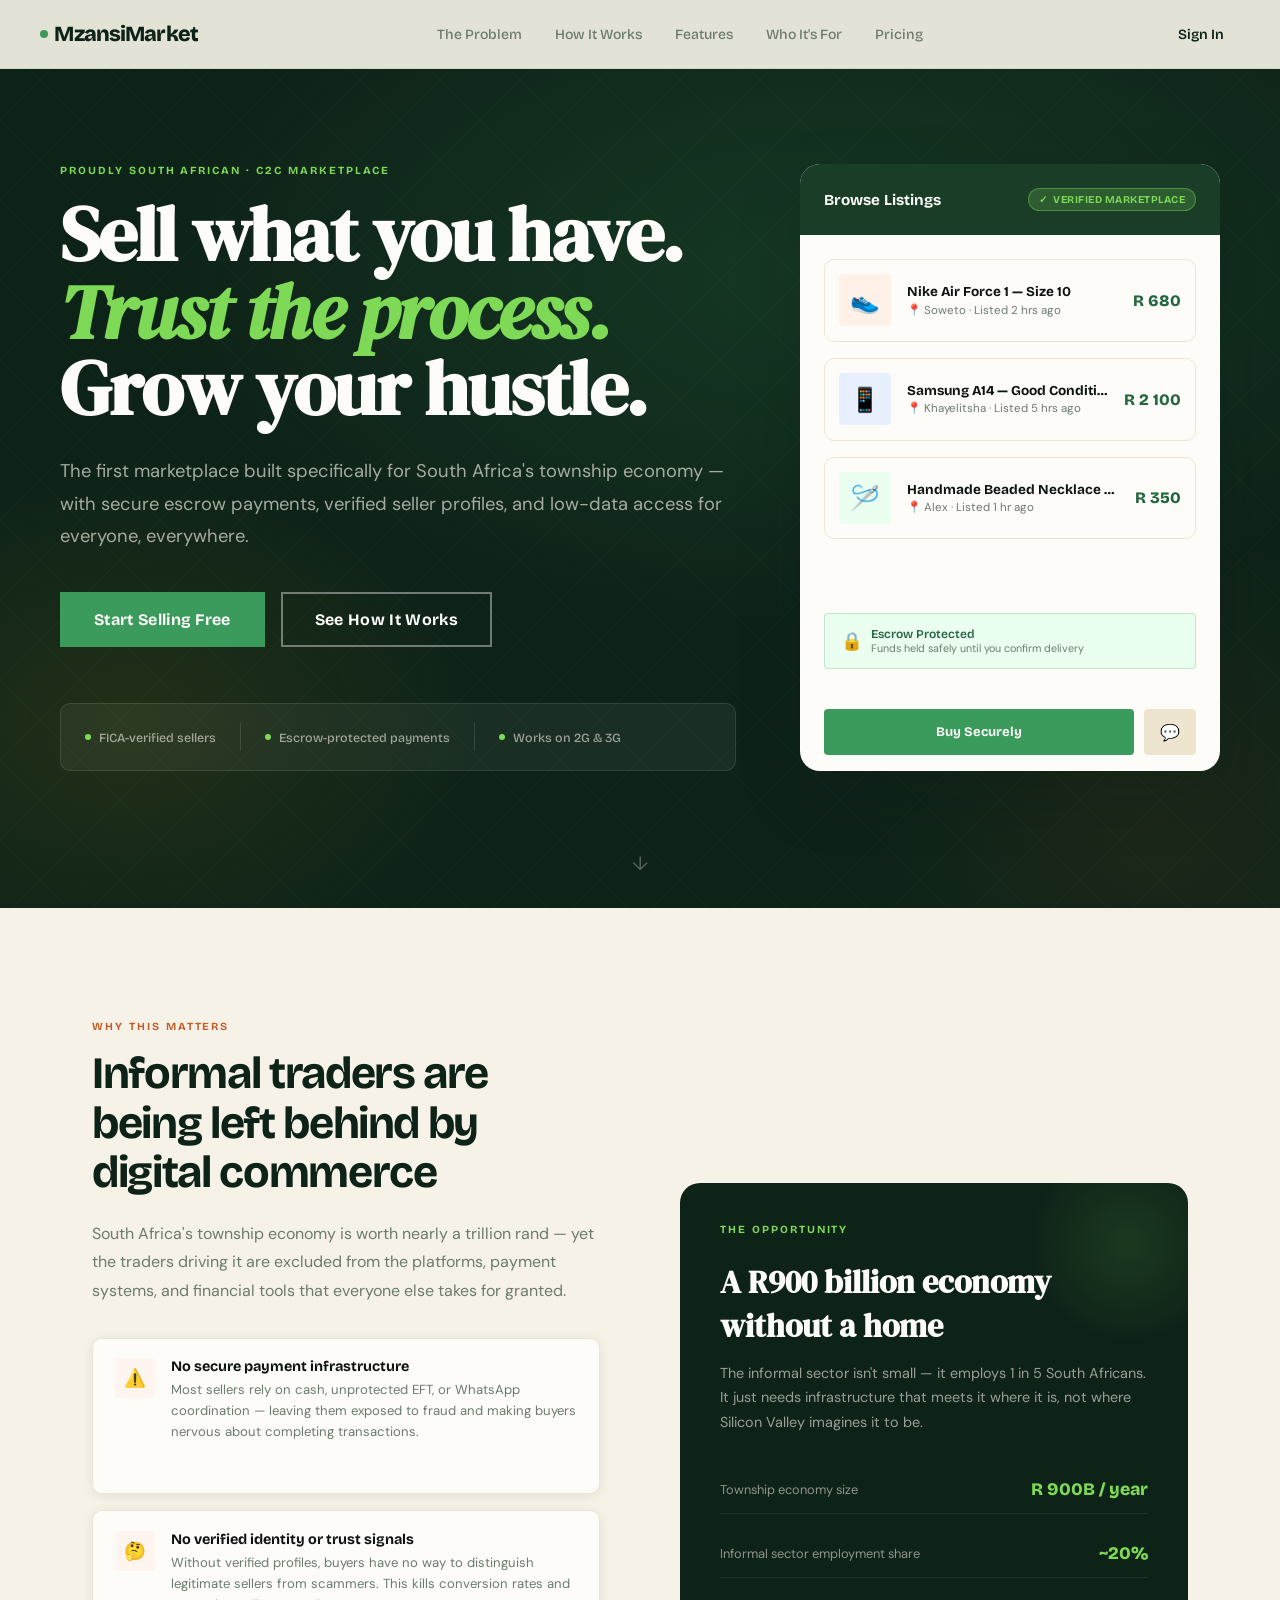
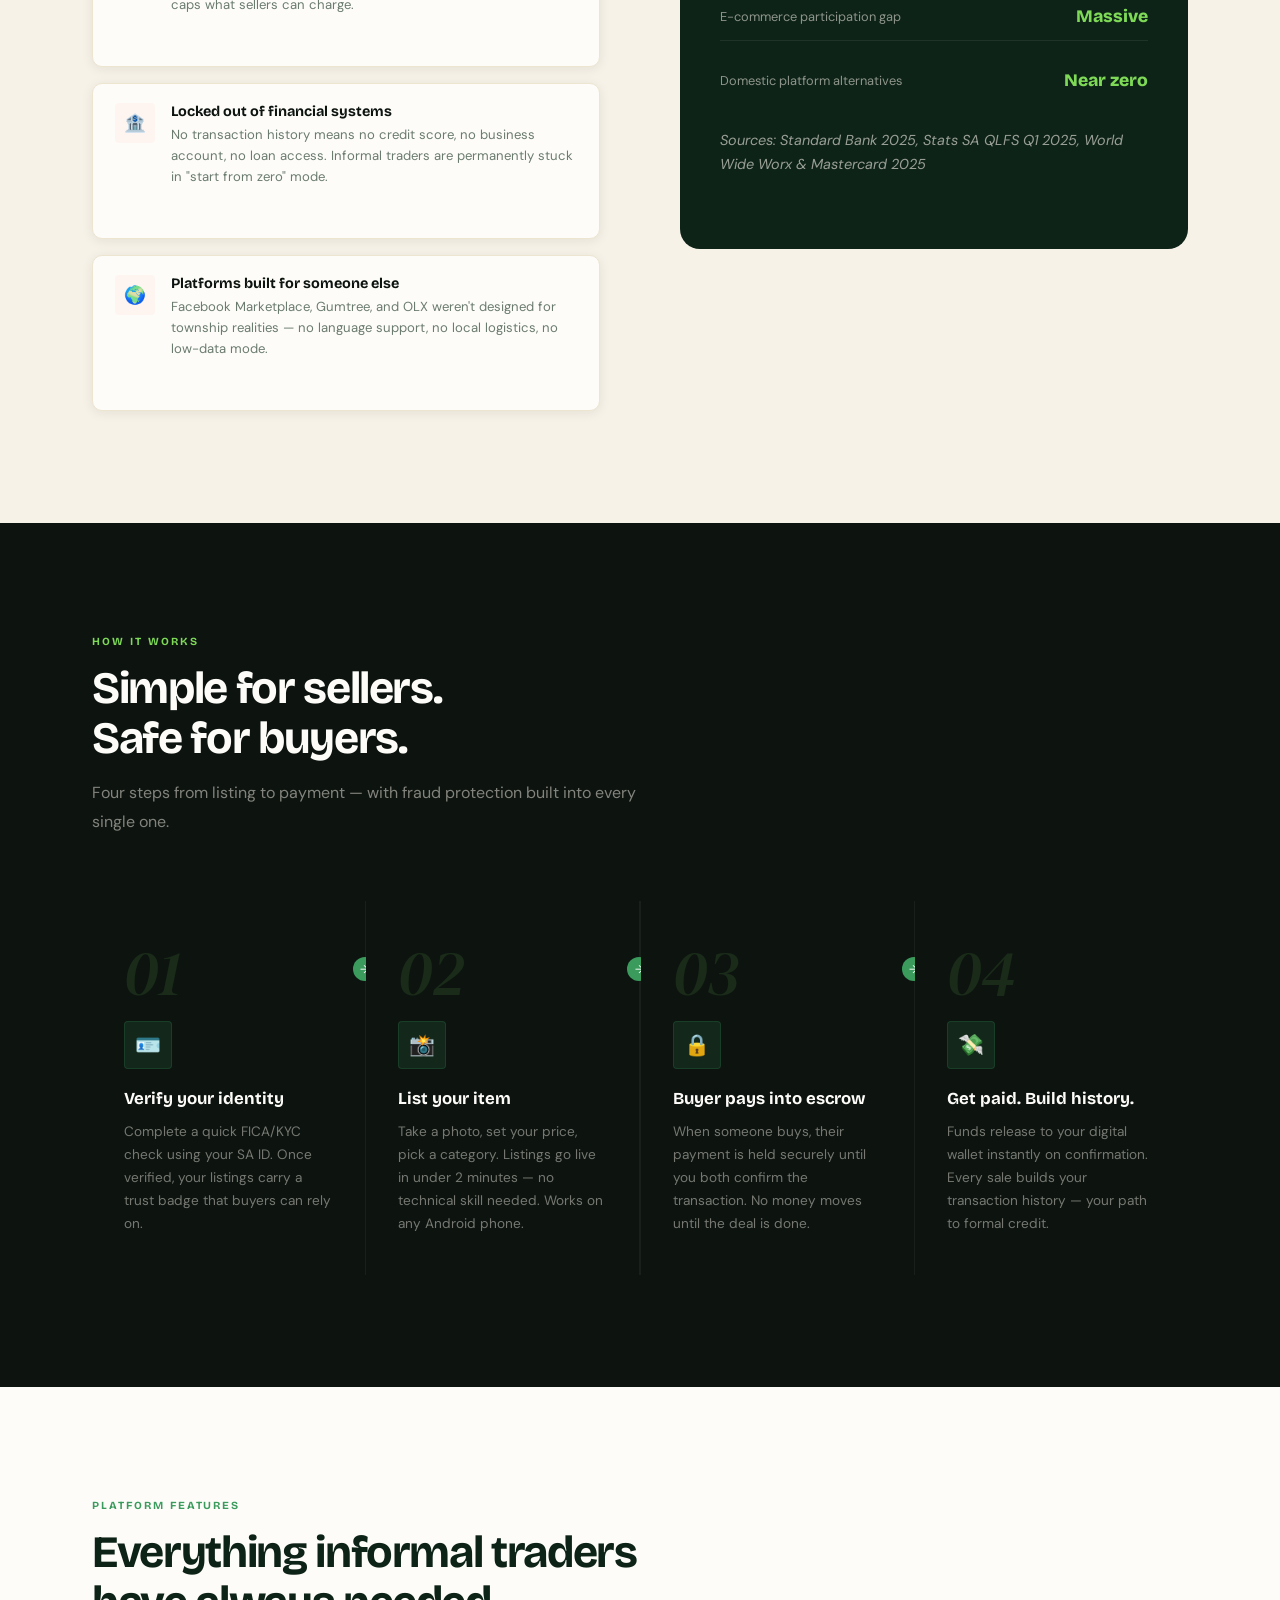
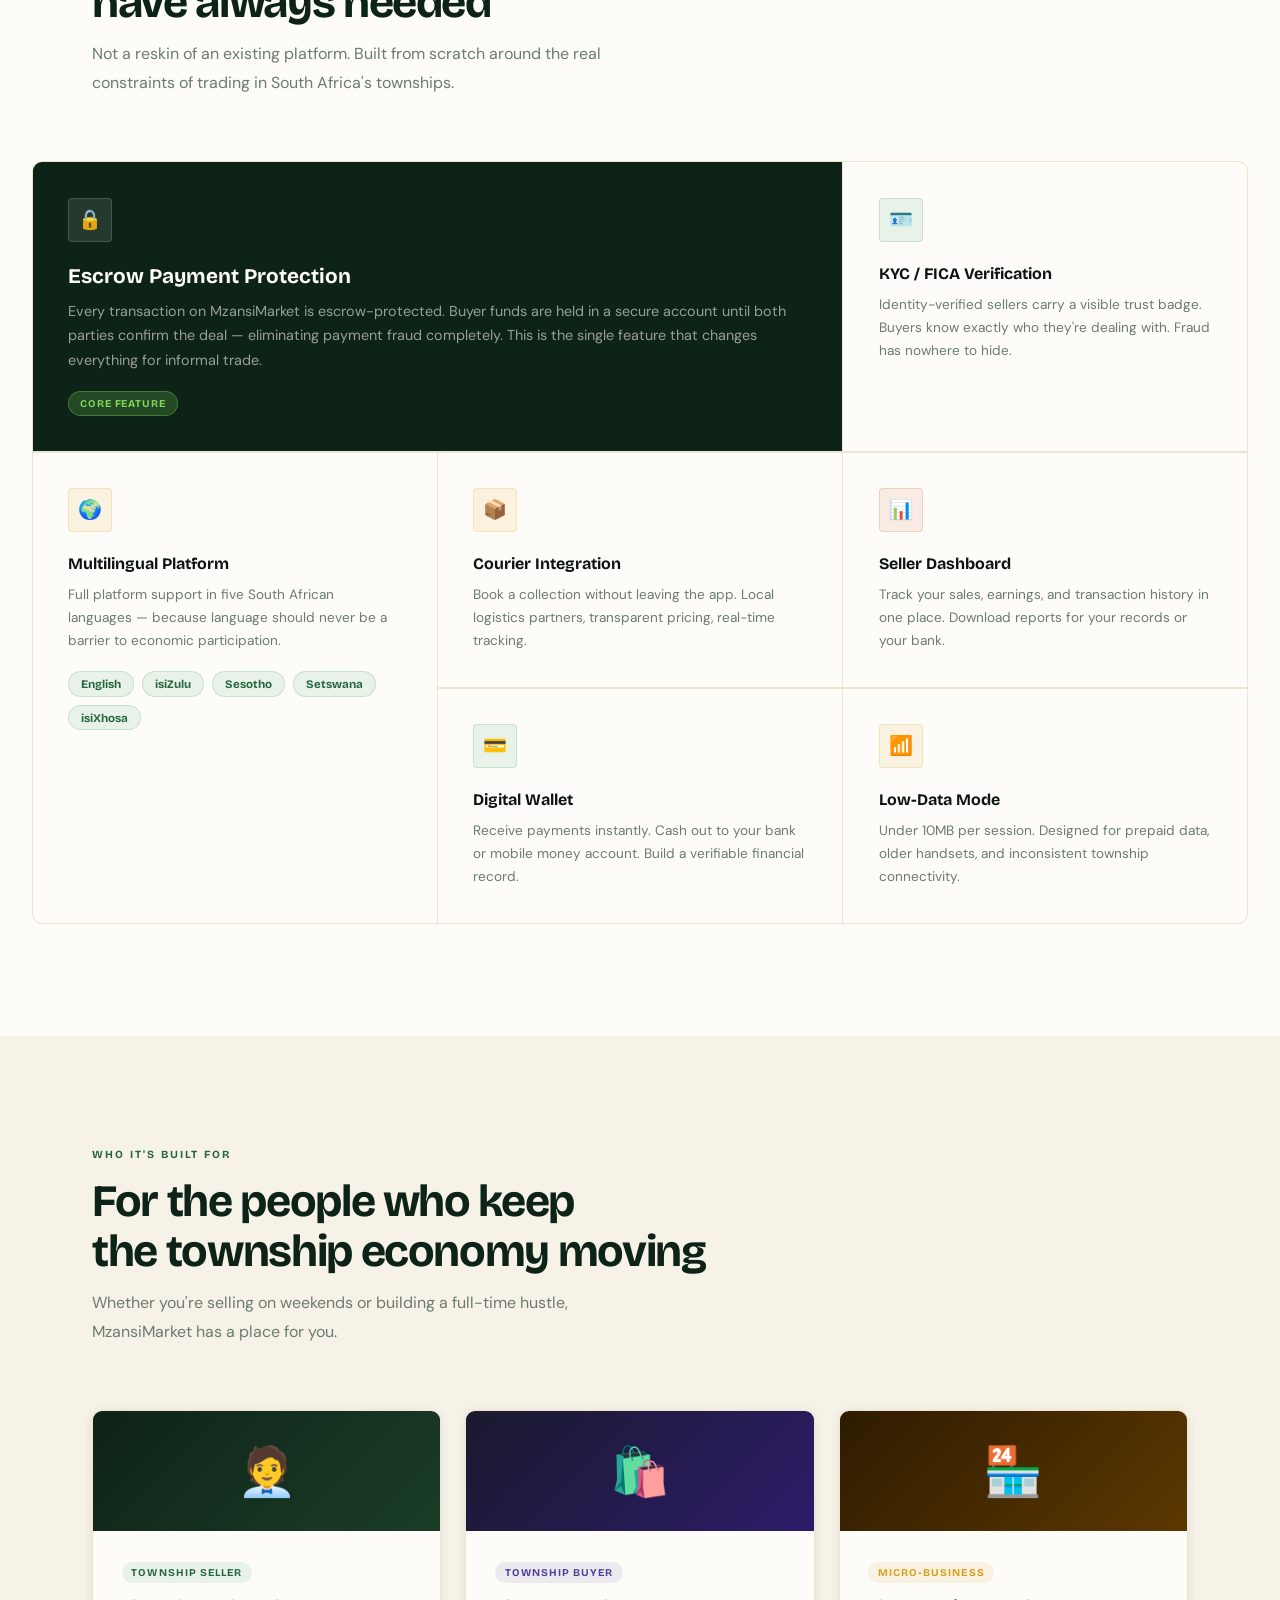
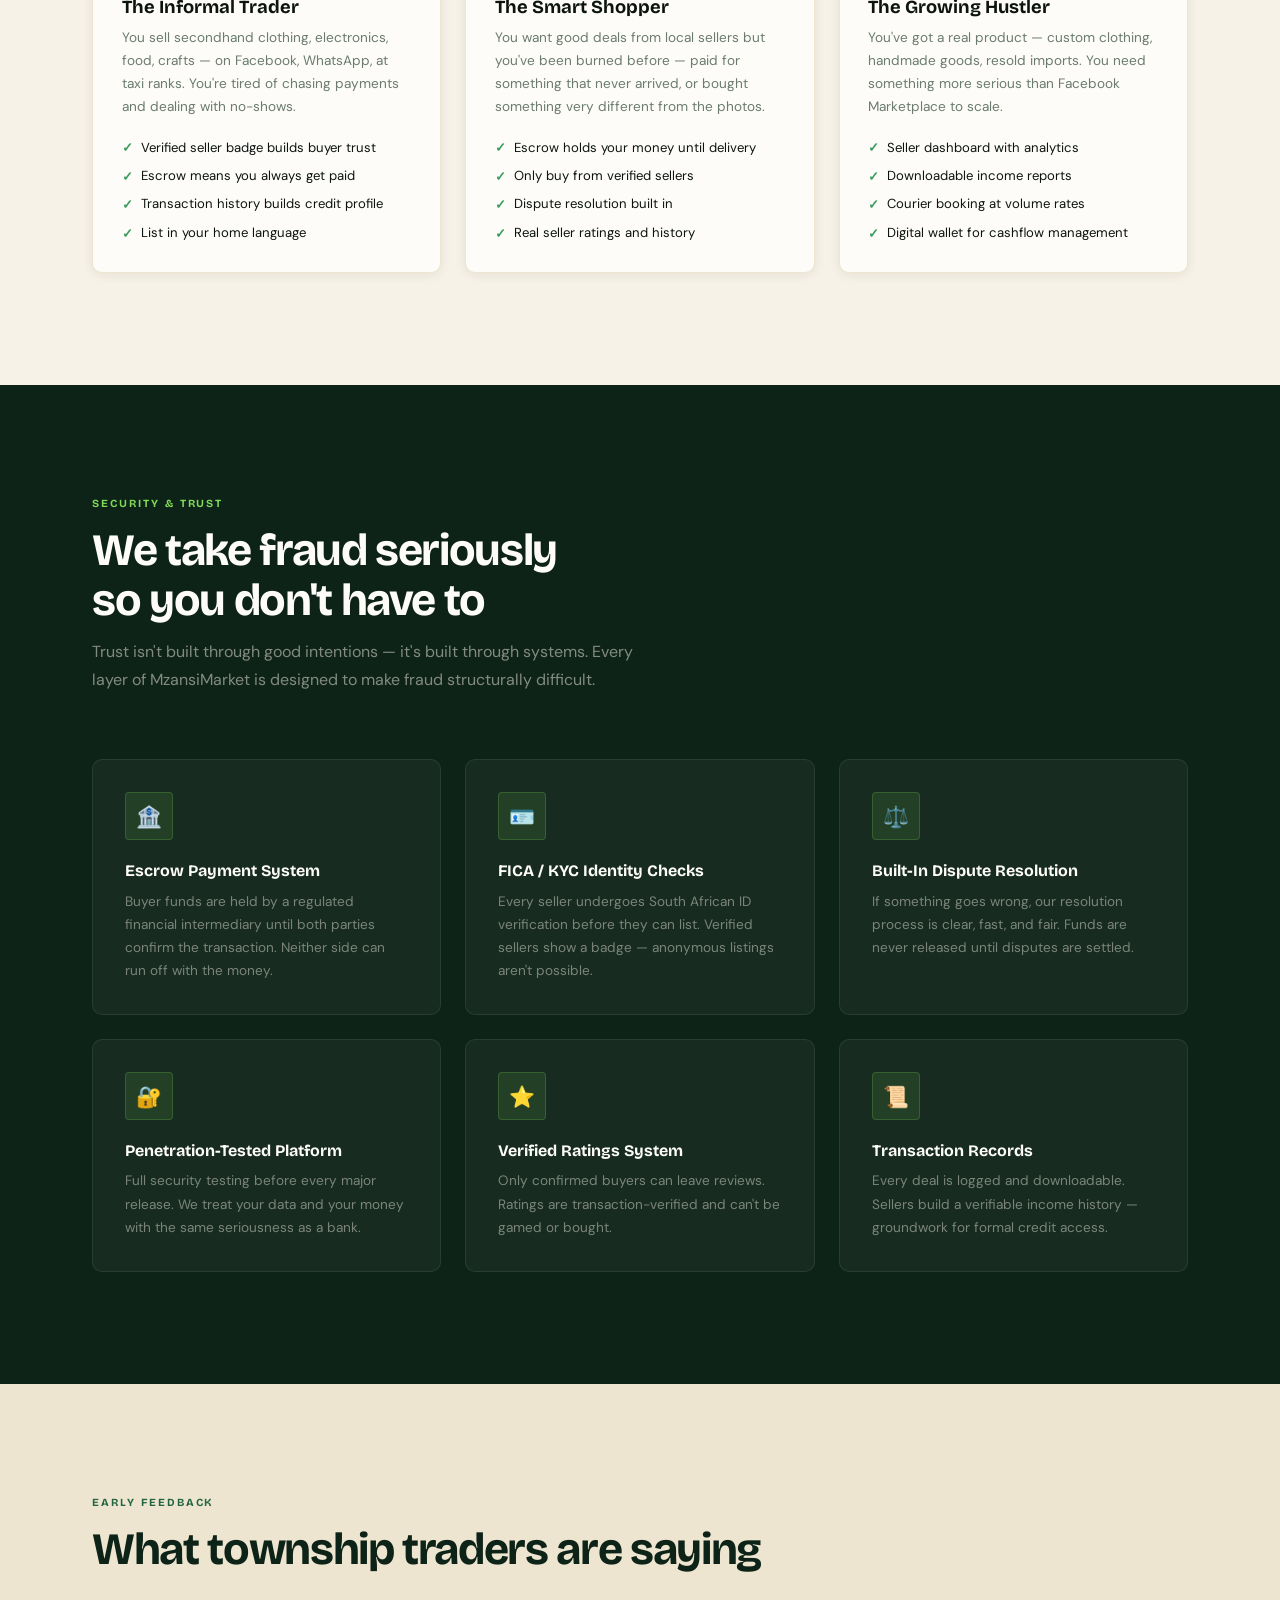
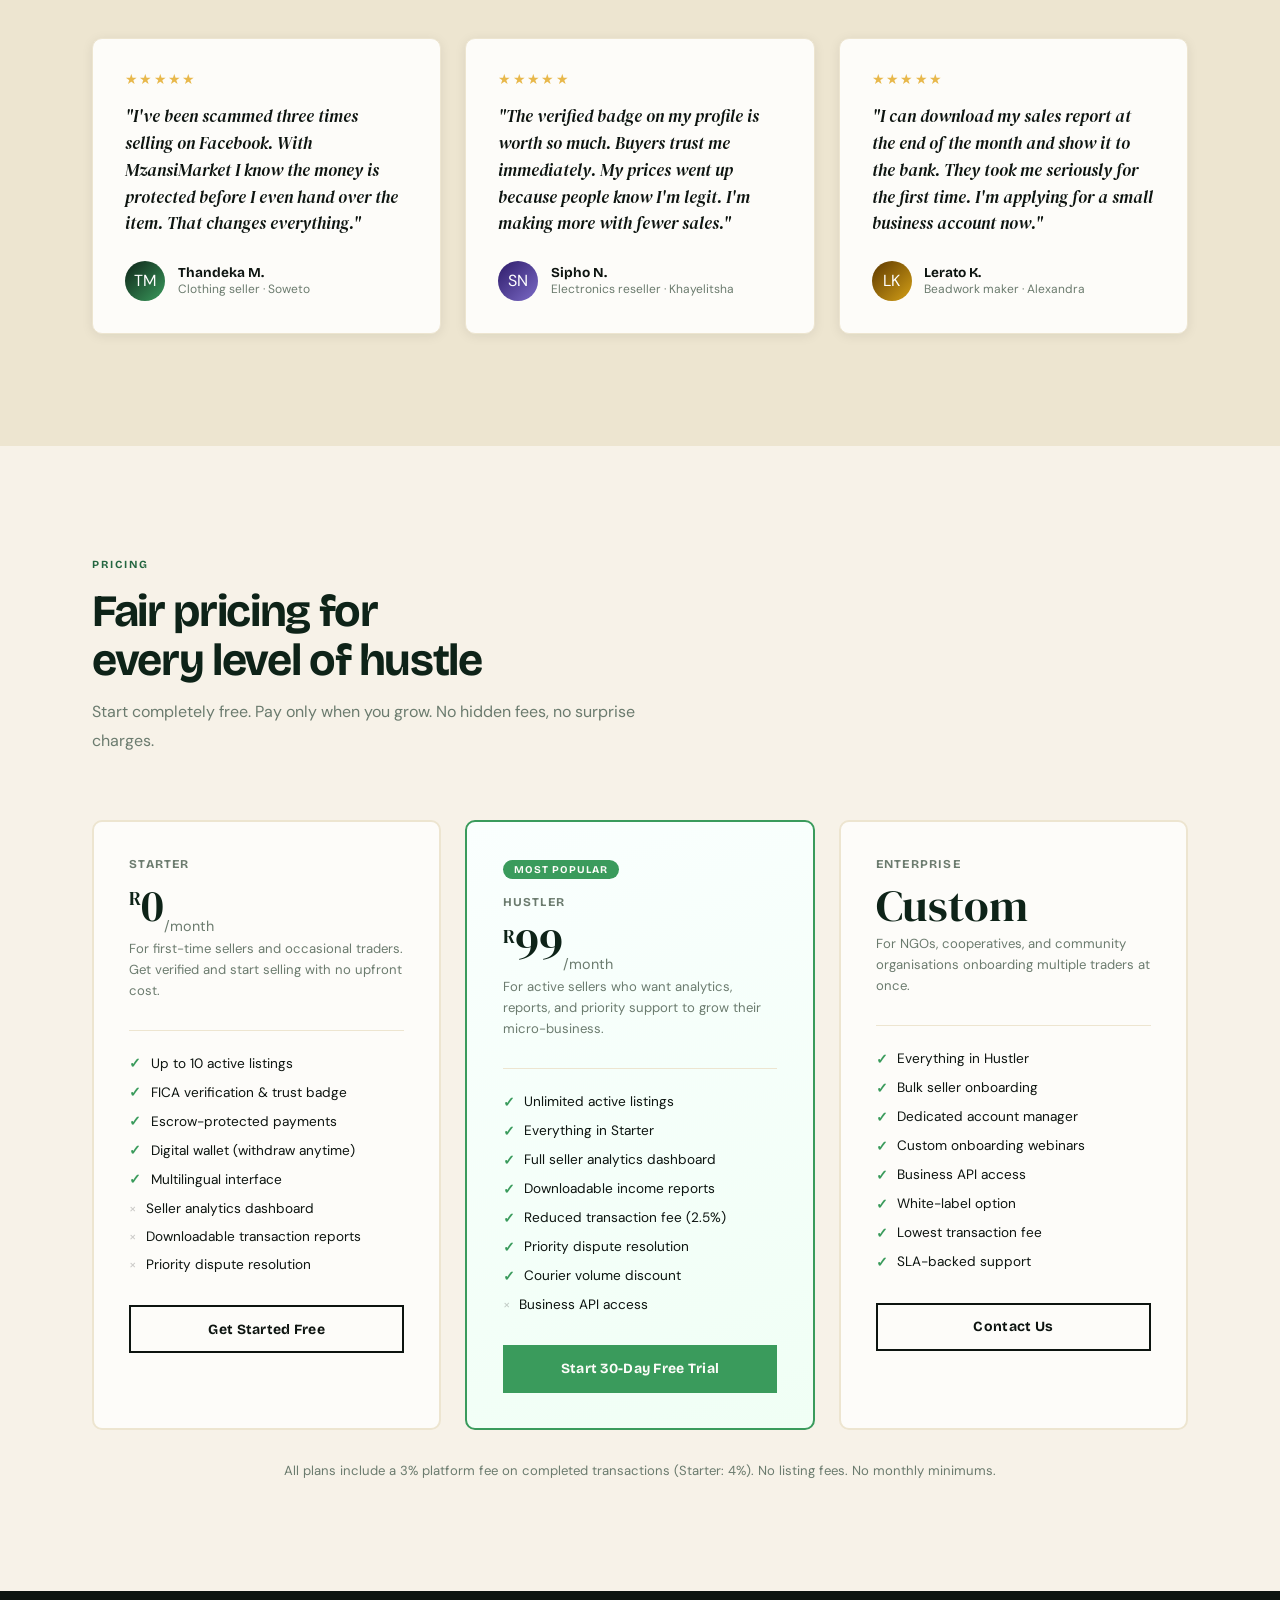
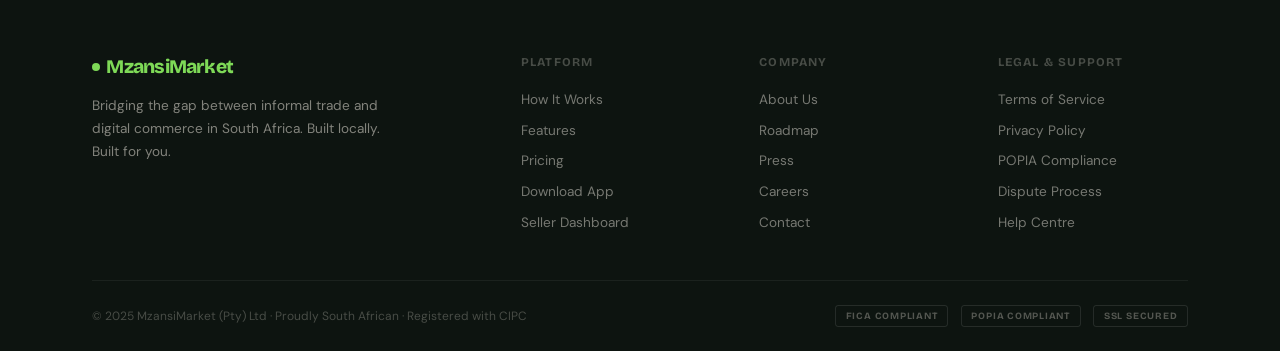
<file: Mzansimarket/index.html>
<!DOCTYPE html>
<html lang="en">
<head>
<meta charset="UTF-8"/>
<meta name="viewport" content="width=device-width, initial-scale=1.0"/>
<title>MzansiMarket — Sell. Trust. Grow.</title>
<link rel="preconnect" href="https://fonts.googleapis.com">
<link href="https://fonts.googleapis.com/css2?family=Bricolage+Grotesque:opsz,wght@12..96,300;12..96,400;12..96,500;12..96,700;12..96,800&family=DM+Serif+Display:ital@0;1&family=DM+Sans:wght@300;400;500&display=swap" rel="stylesheet">
<link rel="stylesheet" href="css/index.css"/>

</head>
<body>
 
<!-- MOBILE MENU -->
<div class="mobile-menu" id="mobileMenu">
  <a href="#problem" onclick="closeMobile()">The Problem</a>
  <a href="#how" onclick="closeMobile()">How It Works</a>
  <a href="#features" onclick="closeMobile()">Features</a>
  <a href="#who" onclick="closeMobile()">Who It's For</a>
  <a href="#pricing" onclick="closeMobile()">Pricing</a>
  <a href="auth-modal.html" class="mobile-login" onclick="closeMobile()">Sign In</a>
</div>
 
<!-- NAV -->
<nav id="nav">
  <div class="nav-inner">
    <a href="#" class="nav-logo">
      <span class="nav-logo-dot"></span>
      MzansiMarket
    </a>
    <ul class="nav-links">
      <li><a href="#problem">The Problem</a></li>
      <li><a href="#how">How It Works</a></li>
      <li><a href="#features">Features</a></li>
      <li><a href="#who">Who It's For</a></li>
      <li><a href="#pricing">Pricing</a></li>
    </ul>
    <div class="nav-right">
      <a href="auth-modal.html" class="nav-login">Sign In</a>
      <div class="hamburger" id="hamburger" onclick="toggleMobile()">
        <span></span><span></span><span></span>
      </div>
    </div>
  </div>
</nav>
 
<!-- HERO -->
<section id="hero">
  <div class="hero-bg-pattern"></div>
 
  <div class="hero-inner">
    <div class="hero-left">
      <div class="overline" style="color:var(--lime);margin-bottom:1.2rem;display:block;">
        Proudly South African · C2C Marketplace
      </div>
      <h1 class="hero-headline display">
        Sell what you have.<br>
        <span class="accent display-italic">Trust the process.</span><br>
        Grow your hustle.
      </h1>
      <p class="hero-sub">
        The first marketplace built specifically for South Africa's township economy — with secure escrow payments, verified seller profiles, and low-data access for everyone, everywhere.
      </p>
      <div class="hero-actions">
        <a href="auth-modal.html"><button class="btn btn-green" style="font-size:1rem;padding:1rem 2rem;">Start Selling Free</button></a>
        <a href="#how"><button class="btn btn-outline-white" style="font-size:1rem;padding:1rem 2rem;">See How It Works</button></a>
      </div>
      <div class="hero-trust">
        <div class="hero-trust-item"><div class="hero-trust-dot"></div><span class="hero-trust-text">FICA-verified sellers</span></div>
        <div class="hero-divider"></div>
        <div class="hero-trust-item"><div class="hero-trust-dot"></div><span class="hero-trust-text">Escrow-protected payments</span></div>
        <div class="hero-divider"></div>
        <div class="hero-trust-item"><div class="hero-trust-dot"></div><span class="hero-trust-text">Works on 2G & 3G</span></div>
      </div>
    </div>
 
    <!-- Live App Mockup -->
    <div class="hero-app-card">
      <div class="app-header">
        <span class="app-header-title">Browse Listings</span>
        <span class="app-verified">Verified Marketplace</span>
      </div>
      <div class="app-body">
        <div class="app-listing">
          <div class="app-listing-thumb orange">👟</div>
          <div class="app-listing-info">
            <div class="app-listing-name">Nike Air Force 1 — Size 10</div>
            <div class="app-listing-meta">📍 Soweto · Listed 2 hrs ago</div>
          </div>
          <div class="app-listing-price">R 680</div>
        </div>
        <div class="app-listing">
          <div class="app-listing-thumb blue">📱</div>
          <div class="app-listing-info">
            <div class="app-listing-name">Samsung A14 — Good Condition</div>
            <div class="app-listing-meta">📍 Khayelitsha · Listed 5 hrs ago</div>
          </div>
          <div class="app-listing-price">R 2 100</div>
        </div>
        <div class="app-listing">
          <div class="app-listing-thumb green">🪡</div>
          <div class="app-listing-info">
            <div class="app-listing-name">Handmade Beaded Necklace Set</div>
            <div class="app-listing-meta">📍 Alex · Listed 1 hr ago</div>
          </div>
          <div class="app-listing-price">R 350</div>
        </div>
        <div class="app-escrow-badge">
          <span class="app-escrow-icon">🔒</span>
          <div>
            <div class="app-escrow-label">Escrow Protected</div>
            <div class="app-escrow-sub">Funds held safely until you confirm delivery</div>
          </div>
        </div>
      </div>
      <div class="app-footer">
        <button class="app-btn-buy">Buy Securely</button>
        <button class="app-btn-msg">💬</button>
      </div>
    </div>
  </div>
 
  <div class="hero-scroll"><span class="hero-scroll-icon">↓</span></div>
</section>
 
<!-- PROBLEM -->
<section id="problem" class="section">
  <div class="container">
    <div class="problem-layout">
      <div class="problem-text">
        <span class="overline">Why This Matters</span>
        <h2 class="heading">Informal traders are being left behind by digital commerce</h2>
        <p class="body-md">South Africa's township economy is worth nearly a trillion rand — yet the traders driving it are excluded from the platforms, payment systems, and financial tools that everyone else takes for granted.</p>
        <div class="pain-list">
          <div class="pain-item reveal">
            <div class="pain-icon">⚠️</div>
            <div>
              <h4>No secure payment infrastructure</h4>
              <p>Most sellers rely on cash, unprotected EFT, or WhatsApp coordination — leaving them exposed to fraud and making buyers nervous about completing transactions.</p>
            </div>
          </div>
          <div class="pain-item reveal reveal-delay-1">
            <div class="pain-icon">🤔</div>
            <div>
              <h4>No verified identity or trust signals</h4>
              <p>Without verified profiles, buyers have no way to distinguish legitimate sellers from scammers. This kills conversion rates and caps what sellers can charge.</p>
            </div>
          </div>
          <div class="pain-item reveal reveal-delay-2">
            <div class="pain-icon">🏦</div>
            <div>
              <h4>Locked out of financial systems</h4>
              <p>No transaction history means no credit score, no business account, no loan access. Informal traders are permanently stuck in "start from zero" mode.</p>
            </div>
          </div>
          <div class="pain-item reveal reveal-delay-3">
            <div class="pain-icon">🌍</div>
            <div>
              <h4>Platforms built for someone else</h4>
              <p>Facebook Marketplace, Gumtree, and OLX weren't designed for township realities — no language support, no local logistics, no low-data mode.</p>
            </div>
          </div>
        </div>
      </div>
 
      <div>
        <div class="impact-panel reveal">
          <span class="overline">The Opportunity</span>
          <h3>A R900 billion economy without a home</h3>
          <p>The informal sector isn't small — it employs 1 in 5 South Africans. It just needs infrastructure that meets it where it is, not where Silicon Valley imagines it to be.</p>
          <div class="impact-metrics">
            <div class="impact-metric">
              <span class="impact-label">Township economy size</span>
              <span class="impact-value">R 900B / year</span>
            </div>
            <div class="impact-metric">
              <span class="impact-label">Informal sector employment share</span>
              <span class="impact-value">~20%</span>
            </div>
            <div class="impact-metric">
              <span class="impact-label">E-commerce participation gap</span>
              <span class="impact-value">Massive</span>
            </div>
            <div class="impact-metric">
              <span class="impact-label">Domestic platform alternatives</span>
              <span class="impact-value">Near zero</span>
            </div>
          </div>
          <p class="impact-source">Sources: Standard Bank 2025, Stats SA QLFS Q1 2025, World Wide Worx & Mastercard 2025</p>
        </div>
      </div>
    </div>
  </div>
</section>
 
<!-- HOW IT WORKS -->
<section id="how" class="section">
  <div class="container">
    <span class="overline reveal">How It Works</span>
    <h2 class="heading reveal">Simple for sellers.<br>Safe for buyers.</h2>
    <p class="lead reveal">Four steps from listing to payment — with fraud protection built into every single one.</p>
 
    <div class="steps-grid">
      <div class="step reveal">
        <div class="step-connector">→</div>
        <div class="step-num">01</div>
        <div class="step-icon">🪪</div>
        <h3>Verify your identity</h3>
        <p>Complete a quick FICA/KYC check using your SA ID. Once verified, your listings carry a trust badge that buyers can rely on.</p>
      </div>
      <div class="step reveal reveal-delay-1">
        <div class="step-connector">→</div>
        <div class="step-num">02</div>
        <div class="step-icon">📸</div>
        <h3>List your item</h3>
        <p>Take a photo, set your price, pick a category. Listings go live in under 2 minutes — no technical skill needed. Works on any Android phone.</p>
      </div>
      <div class="step reveal reveal-delay-2">
        <div class="step-connector">→</div>
        <div class="step-num">03</div>
        <div class="step-icon">🔒</div>
        <h3>Buyer pays into escrow</h3>
        <p>When someone buys, their payment is held securely until you both confirm the transaction. No money moves until the deal is done.</p>
      </div>
      <div class="step reveal reveal-delay-3">
        <div class="step-num">04</div>
        <div class="step-icon">💸</div>
        <h3>Get paid. Build history.</h3>
        <p>Funds release to your digital wallet instantly on confirmation. Every sale builds your transaction history — your path to formal credit.</p>
      </div>
    </div>
  </div>
</section>
 
<!-- FEATURES -->
<section id="features" class="section">
  <div class="container-wide">
    <div class="container" style="padding:0 2rem 0;">
      <span class="overline reveal">Platform Features</span>
      <h2 class="heading reveal">Everything informal traders<br>have always needed</h2>
      <p class="lead reveal">Not a reskin of an existing platform. Built from scratch around the real constraints of trading in South Africa's townships.</p>
    </div>
 
    <div class="features-bento reveal">
      <div class="feat featured">
        <div class="feat-icon white">🔒</div>
        <h3>Escrow Payment Protection</h3>
        <p>Every transaction on MzansiMarket is escrow-protected. Buyer funds are held in a secure account until both parties confirm the deal — eliminating payment fraud completely. This is the single feature that changes everything for informal trade.</p>
        <span class="feat-badge">Core Feature</span>
      </div>
      <div class="feat">
        <div class="feat-icon green">🪪</div>
        <h3>KYC / FICA Verification</h3>
        <p>Identity-verified sellers carry a visible trust badge. Buyers know exactly who they're dealing with. Fraud has nowhere to hide.</p>
      </div>
      <div class="feat tall">
        <div class="feat-icon gold">🌍</div>
        <h3>Multilingual Platform</h3>
        <p>Full platform support in five South African languages — because language should never be a barrier to economic participation.</p>
        <div class="lang-grid">
          <span style="display:inline-block;background:rgba(58,155,92,0.1);border:1px solid rgba(58,155,92,0.2);padding:0.3rem 0.75rem;border-radius:20px;font-family:'Bricolage Grotesque',sans-serif;font-size:0.72rem;font-weight:700;color:var(--canopy);">English</span>
          <span style="display:inline-block;background:rgba(58,155,92,0.1);border:1px solid rgba(58,155,92,0.2);padding:0.3rem 0.75rem;border-radius:20px;font-family:'Bricolage Grotesque',sans-serif;font-size:0.72rem;font-weight:700;color:var(--canopy);">isiZulu</span>
          <span style="display:inline-block;background:rgba(58,155,92,0.1);border:1px solid rgba(58,155,92,0.2);padding:0.3rem 0.75rem;border-radius:20px;font-family:'Bricolage Grotesque',sans-serif;font-size:0.72rem;font-weight:700;color:var(--canopy);">Sesotho</span>
          <span style="display:inline-block;background:rgba(58,155,92,0.1);border:1px solid rgba(58,155,92,0.2);padding:0.3rem 0.75rem;border-radius:20px;font-family:'Bricolage Grotesque',sans-serif;font-size:0.72rem;font-weight:700;color:var(--canopy);">Setswana</span>
          <span style="display:inline-block;background:rgba(58,155,92,0.1);border:1px solid rgba(58,155,92,0.2);padding:0.3rem 0.75rem;border-radius:20px;font-family:'Bricolage Grotesque',sans-serif;font-size:0.72rem;font-weight:700;color:var(--canopy);">isiXhosa</span>
        </div>
      </div>
      <div class="feat">
        <div class="feat-icon amber">📦</div>
        <h3>Courier Integration</h3>
        <p>Book a collection without leaving the app. Local logistics partners, transparent pricing, real-time tracking.</p>
      </div>
      <div class="feat">
        <div class="feat-icon rust">📊</div>
        <h3>Seller Dashboard</h3>
        <p>Track your sales, earnings, and transaction history in one place. Download reports for your records or your bank.</p>
      </div>
      <div class="feat">
        <div class="feat-icon green">💳</div>
        <h3>Digital Wallet</h3>
        <p>Receive payments instantly. Cash out to your bank or mobile money account. Build a verifiable financial record.</p>
      </div>
      <div class="feat">
        <div class="feat-icon gold">📶</div>
        <h3>Low-Data Mode</h3>
        <p>Under 10MB per session. Designed for prepaid data, older handsets, and inconsistent township connectivity.</p>
      </div>
    </div>
  </div>
</section>
 
<!-- WHO WE SERVE -->
<section id="who" class="section">
  <div class="container">
    <span class="overline reveal">Who It's Built For</span>
    <h2 class="heading reveal">For the people who keep<br>the township economy moving</h2>
    <p class="lead reveal">Whether you're selling on weekends or building a full-time hustle, MzansiMarket has a place for you.</p>
 
    <div class="personas">
      <div class="persona reveal">
        <div class="persona-header trader-bg">🧑‍💼</div>
        <div class="persona-body">
          <span class="persona-tag tag-green">Township Seller</span>
          <h3>The Informal Trader</h3>
          <p>You sell secondhand clothing, electronics, food, crafts — on Facebook, WhatsApp, at taxi ranks. You're tired of chasing payments and dealing with no-shows.</p>
          <ul class="persona-perks">
            <li><span class="perk-check">✓</span>Verified seller badge builds buyer trust</li>
            <li><span class="perk-check">✓</span>Escrow means you always get paid</li>
            <li><span class="perk-check">✓</span>Transaction history builds credit profile</li>
            <li><span class="perk-check">✓</span>List in your home language</li>
          </ul>
        </div>
      </div>
      <div class="persona reveal reveal-delay-1">
        <div class="persona-header buyer-bg">🛍️</div>
        <div class="persona-body">
          <span class="persona-tag tag-blue">Township Buyer</span>
          <h3>The Smart Shopper</h3>
          <p>You want good deals from local sellers but you've been burned before — paid for something that never arrived, or bought something very different from the photos.</p>
          <ul class="persona-perks">
            <li><span class="perk-check">✓</span>Escrow holds your money until delivery</li>
            <li><span class="perk-check">✓</span>Only buy from verified sellers</li>
            <li><span class="perk-check">✓</span>Dispute resolution built in</li>
            <li><span class="perk-check">✓</span>Real seller ratings and history</li>
          </ul>
        </div>
      </div>
      <div class="persona reveal reveal-delay-2">
        <div class="persona-header biz-bg">🏪</div>
        <div class="persona-body">
          <span class="persona-tag tag-amber">Micro-Business</span>
          <h3>The Growing Hustler</h3>
          <p>You've got a real product — custom clothing, handmade goods, resold imports. You need something more serious than Facebook Marketplace to scale.</p>
          <ul class="persona-perks">
            <li><span class="perk-check">✓</span>Seller dashboard with analytics</li>
            <li><span class="perk-check">✓</span>Downloadable income reports</li>
            <li><span class="perk-check">✓</span>Courier booking at volume rates</li>
            <li><span class="perk-check">✓</span>Digital wallet for cashflow management</li>
          </ul>
        </div>
      </div>
    </div>
  </div>
</section>
 
<!-- TRUST & SECURITY -->
<section id="trust" class="section">
  <div class="container">
    <span class="overline reveal">Security & Trust</span>
    <h2 class="heading reveal">We take fraud seriously<br>so you don't have to</h2>
    <p class="lead reveal">Trust isn't built through good intentions — it's built through systems. Every layer of MzansiMarket is designed to make fraud structurally difficult.</p>
 
    <div class="trust-grid">
      <div class="trust-card reveal">
        <div class="trust-icon">🏦</div>
        <h3>Escrow Payment System</h3>
        <p>Buyer funds are held by a regulated financial intermediary until both parties confirm the transaction. Neither side can run off with the money.</p>
      </div>
      <div class="trust-card reveal reveal-delay-1">
        <div class="trust-icon">🪪</div>
        <h3>FICA / KYC Identity Checks</h3>
        <p>Every seller undergoes South African ID verification before they can list. Verified sellers show a badge — anonymous listings aren't possible.</p>
      </div>
      <div class="trust-card reveal reveal-delay-2">
        <div class="trust-icon">⚖️</div>
        <h3>Built-In Dispute Resolution</h3>
        <p>If something goes wrong, our resolution process is clear, fast, and fair. Funds are never released until disputes are settled.</p>
      </div>
      <div class="trust-card reveal reveal-delay-3">
        <div class="trust-icon">🔐</div>
        <h3>Penetration-Tested Platform</h3>
        <p>Full security testing before every major release. We treat your data and your money with the same seriousness as a bank.</p>
      </div>
      <div class="trust-card reveal">
        <div class="trust-icon">⭐</div>
        <h3>Verified Ratings System</h3>
        <p>Only confirmed buyers can leave reviews. Ratings are transaction-verified and can't be gamed or bought.</p>
      </div>
      <div class="trust-card reveal reveal-delay-1">
        <div class="trust-icon">📜</div>
        <h3>Transaction Records</h3>
        <p>Every deal is logged and downloadable. Sellers build a verifiable income history — groundwork for formal credit access.</p>
      </div>
    </div>
  </div>
</section>
 
<!-- SOCIAL PROOF -->
<section id="social" class="section">
  <div class="container">
    <span class="overline reveal">Early Feedback</span>
    <h2 class="heading reveal">What township traders are saying</h2>
 
    <div class="testimonials">
      <div class="testimonial reveal">
        <div class="testimonial-stars">★★★★★</div>
        <p class="testimonial-quote">"I've been scammed three times selling on Facebook. With MzansiMarket I know the money is protected before I even hand over the item. That changes everything."</p>
        <div class="testimonial-author">
          <div class="testimonial-avatar av1">TM</div>
          <div>
            <div class="testimonial-name">Thandeka M.</div>
            <div class="testimonial-location">Clothing seller · Soweto</div>
          </div>
        </div>
      </div>
      <div class="testimonial reveal reveal-delay-1">
        <div class="testimonial-stars">★★★★★</div>
        <p class="testimonial-quote">"The verified badge on my profile is worth so much. Buyers trust me immediately. My prices went up because people know I'm legit. I'm making more with fewer sales."</p>
        <div class="testimonial-author">
          <div class="testimonial-avatar av2">SN</div>
          <div>
            <div class="testimonial-name">Sipho N.</div>
            <div class="testimonial-location">Electronics reseller · Khayelitsha</div>
          </div>
        </div>
      </div>
      <div class="testimonial reveal reveal-delay-2">
        <div class="testimonial-stars">★★★★★</div>
        <p class="testimonial-quote">"I can download my sales report at the end of the month and show it to the bank. They took me seriously for the first time. I'm applying for a small business account now."</p>
        <div class="testimonial-author">
          <div class="testimonial-avatar av3">LK</div>
          <div>
            <div class="testimonial-name">Lerato K.</div>
            <div class="testimonial-location">Beadwork maker · Alexandra</div>
          </div>
        </div>
      </div>
    </div>
  </div>
</section>
 
<!-- PRICING -->
<section id="pricing" class="section">
  <div class="container">
    <span class="overline reveal">Pricing</span>
    <h2 class="heading reveal">Fair pricing for<br>every level of hustle</h2>
    <p class="lead reveal">Start completely free. Pay only when you grow. No hidden fees, no surprise charges.</p>
 
    <div class="pricing-cards">
      <div class="pricing-card reveal">
        <div class="pricing-plan">Starter</div>
        <div class="pricing-price"><sup>R</sup>0<sub>/month</sub></div>
        <p class="pricing-desc">For first-time sellers and occasional traders. Get verified and start selling with no upfront cost.</p>
        <div class="pricing-divider"></div>
        <ul class="pricing-features">
          <li><span class="check">✓</span> Up to 10 active listings</li>
          <li><span class="check">✓</span> FICA verification & trust badge</li>
          <li><span class="check">✓</span> Escrow-protected payments</li>
          <li><span class="check">✓</span> Digital wallet (withdraw anytime)</li>
          <li><span class="check">✓</span> Multilingual interface</li>
          <li><span class="cross">×</span> Seller analytics dashboard</li>
          <li><span class="cross">×</span> Downloadable transaction reports</li>
          <li><span class="cross">×</span> Priority dispute resolution</li>
        </ul>
        <button class="btn btn-outline-dark" style="width:100%;justify-content:center;">Get Started Free</button>
      </div>
 
      <div class="pricing-card popular reveal reveal-delay-1">
        <span class="popular-tag">Most Popular</span>
        <div class="pricing-plan">Hustler</div>
        <div class="pricing-price"><sup>R</sup>99<sub>/month</sub></div>
        <p class="pricing-desc">For active sellers who want analytics, reports, and priority support to grow their micro-business.</p>
        <div class="pricing-divider"></div>
        <ul class="pricing-features">
          <li><span class="check">✓</span> Unlimited active listings</li>
          <li><span class="check">✓</span> Everything in Starter</li>
          <li><span class="check">✓</span> Full seller analytics dashboard</li>
          <li><span class="check">✓</span> Downloadable income reports</li>
          <li><span class="check">✓</span> Reduced transaction fee (2.5%)</li>
          <li><span class="check">✓</span> Priority dispute resolution</li>
          <li><span class="check">✓</span> Courier volume discount</li>
          <li><span class="cross">×</span> Business API access</li>
        </ul>
        <button class="btn btn-green" style="width:100%;justify-content:center;">Start 30-Day Free Trial</button>
      </div>
 
      <div class="pricing-card reveal reveal-delay-2">
        <div class="pricing-plan">Enterprise</div>
        <div class="pricing-price"><sup></sup>Custom</div>
        <p class="pricing-desc">For NGOs, cooperatives, and community organisations onboarding multiple traders at once.</p>
        <div class="pricing-divider"></div>
        <ul class="pricing-features">
          <li><span class="check">✓</span> Everything in Hustler</li>
          <li><span class="check">✓</span> Bulk seller onboarding</li>
          <li><span class="check">✓</span> Dedicated account manager</li>
          <li><span class="check">✓</span> Custom onboarding webinars</li>
          <li><span class="check">✓</span> Business API access</li>
          <li><span class="check">✓</span> White-label option</li>
          <li><span class="check">✓</span> Lowest transaction fee</li>
          <li><span class="check">✓</span> SLA-backed support</li>
        </ul>
        <button class="btn btn-outline-dark" style="width:100%;justify-content:center;">Contact Us</button>
      </div>
    </div>
 
    <p style="text-align:center;margin-top:2rem;font-size:0.82rem;color:var(--muted);">
      All plans include a 3% platform fee on completed transactions (Starter: 4%). No listing fees. No monthly minimums.
    </p>
  </div>
</section>
 
<!-- FOOTER -->
<footer>
  <div class="container">
    <div class="footer-top">
      <div class="footer-brand">
        <div class="nav-logo" style="margin-bottom:1rem;font-family:'Bricolage Grotesque',sans-serif;font-weight:800;font-size:1.2rem;display:flex;align-items:center;gap:0.4rem;">
          <span style="width:8px;height:8px;border-radius:50%;background:var(--lime);display:inline-block;"></span>
          MzansiMarket
        </div>
        <p>Bridging the gap between informal trade and digital commerce in South Africa. Built locally. Built for you.</p>
      </div>
      <div class="footer-col">
        <h4>Platform</h4>
        <ul class="footer-links">
          <li><a href="#how">How It Works</a></li>
          <li><a href="#features">Features</a></li>
          <li><a href="#pricing">Pricing</a></li>
          <li><a href="#">Download App</a></li>
          <li><a href="#">Seller Dashboard</a></li>
        </ul>
      </div>
      <div class="footer-col">
        <h4>Company</h4>
        <ul class="footer-links">
          <li><a href="#">About Us</a></li>
          <li><a href="#roadmap">Roadmap</a></li>
          <li><a href="#">Press</a></li>
          <li><a href="#">Careers</a></li>
          <li><a href="#">Contact</a></li>
        </ul>
      </div>
      <div class="footer-col">
        <h4>Legal & Support</h4>
        <ul class="footer-links">
          <li><a href="#">Terms of Service</a></li>
          <li><a href="#">Privacy Policy</a></li>
          <li><a href="#">POPIA Compliance</a></li>
          <li><a href="#">Dispute Process</a></li>
          <li><a href="#">Help Centre</a></li>
        </ul>
      </div>
    </div>
    <div class="footer-bottom">
      <span class="footer-legal">© 2025 MzansiMarket (Pty) Ltd · Proudly South African · Registered with CIPC</span>
      <div class="footer-badges">
        <span class="footer-badge">FICA Compliant</span>
        <span class="footer-badge">POPIA Compliant</span>
        <span class="footer-badge">SSL Secured</span>
      </div>
    </div>
  </div>
</footer>


<script src="app.js"></script>
<script>
// Nav scroll effect
const nav = document.getElementById('nav');
window.addEventListener('scroll', () => {
  nav.classList.toggle('scrolled', window.scrollY > 20);
});
 
// Scroll reveal
const reveals = document.querySelectorAll('.reveal');
const observer = new IntersectionObserver((entries) => {
  entries.forEach(e => {
    if (e.isIntersecting) {
      e.target.classList.add('visible');
      observer.unobserve(e.target);
    }
  });
}, { threshold: 0.1, rootMargin: '0px 0px -40px 0px' });
reveals.forEach(el => observer.observe(el));
 
// Mobile menu
function toggleMobile() {
  const menu = document.getElementById('mobileMenu');
  menu.classList.toggle('open');
}
function closeMobile() {
  document.getElementById('mobileMenu').classList.remove('open');
}
 
// Waitlist
function handleWaitlist() {
  const input = document.getElementById('emailInput');
  const msg   = document.getElementById('waitlistMsg');
  if (input.value && input.value.includes('@')) {
    msg.textContent = "✓ You're on the list! We'll be in touch when your region goes live.";
    msg.style.color = '#7ED957';
    input.value = '';
  } else {
    msg.textContent = 'Please enter a valid email address.';
    msg.style.color = '#E8B84B';
  }
}
 
// App listing hover interactions
document.querySelectorAll('.app-listing').forEach(item => {
  item.addEventListener('click', () => {
    document.getElementById('cta-band').scrollIntoView({ behavior: 'smooth' });
  });
});
</script>
</body>
</html>
</file>
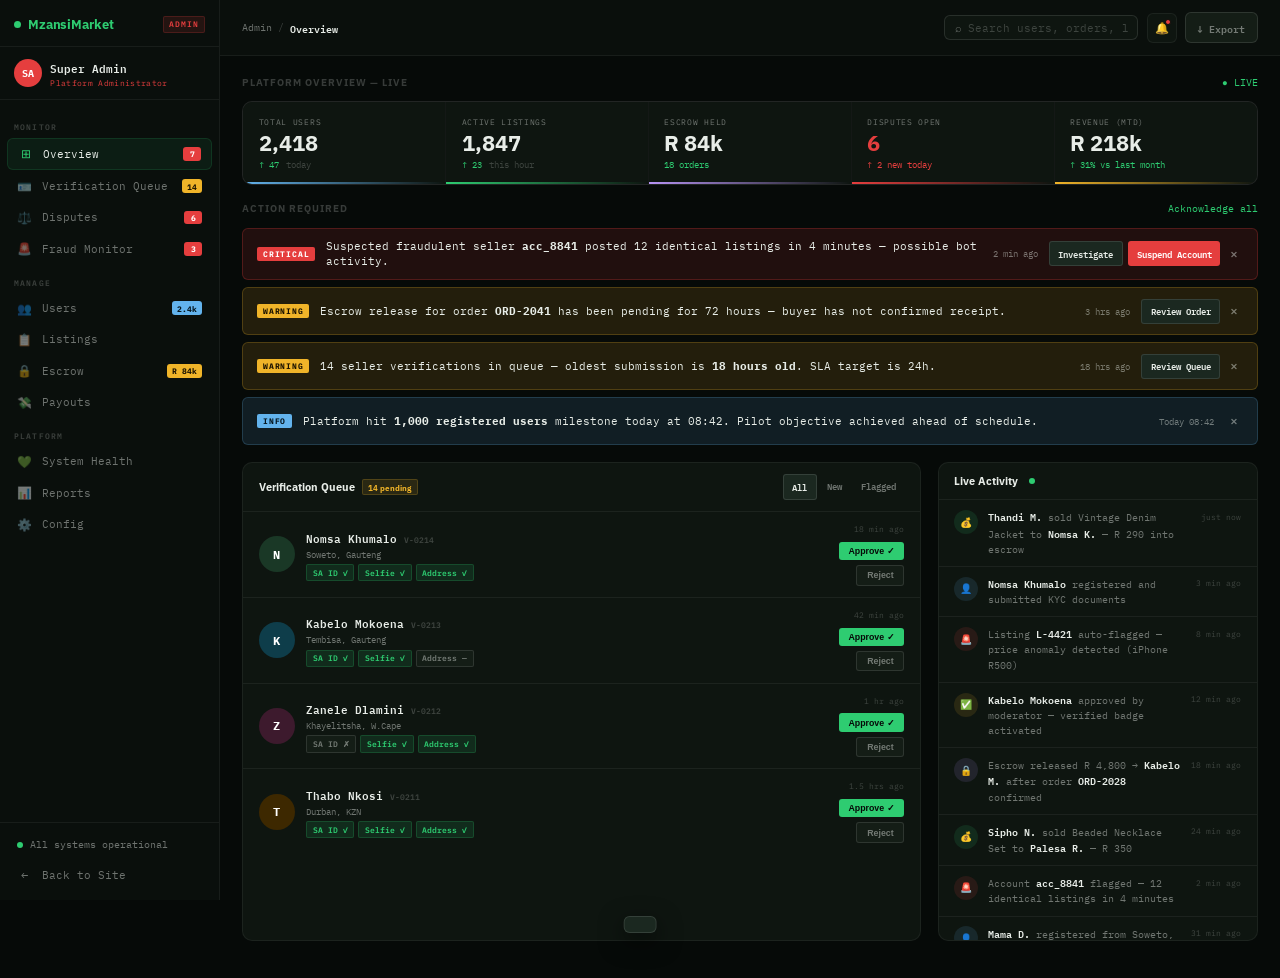
<file: Mzansimarket/admin.html>
<!DOCTYPE html>
<html lang="en">
<head>
<meta charset="UTF-8"/>
<meta name="viewport" content="width=device-width, initial-scale=1.0"/>
<title>MzansiMarket — Admin Console</title>
<link rel="preconnect" href="https://fonts.googleapis.com">
<link href="https://fonts.googleapis.com/css2?family=IBM+Plex+Mono:ital,wght@0,400;0,500;0,600;0,700;1,400&family=IBM+Plex+Sans:wght@300;400;500;600;700&display=swap" rel="stylesheet">
<link rel="stylesheet" href="css/admin.css"/>

</head>
<body>

<div class="shell">

<!-- ═══════ SIDEBAR ═══════ -->
<aside class="sidebar" id="sidebar">
  <div class="sidebar-head">
    <div class="sidebar-brand"><span class="brand-pip"></span>MzansiMarket</div>
    <span class="console-tag">ADMIN</span>
  </div>
  <div class="sidebar-admin">
    <div class="admin-av">SA</div>
    <div><div class="admin-name">Super Admin</div><div class="admin-role">Platform Administrator</div></div>
  </div>
  <nav class="sidebar-nav">
    <div class="nav-group-label">Monitor</div>
    <div class="nav-item active" onclick="nav(this,'overview')"><span class="ni">⊞</span>Overview<span class="nav-badge nb-danger" id="nb-overview">7</span></div>
    <div class="nav-item" onclick="nav(this,'verification')"><span class="ni">🪪</span>Verification Queue<span class="nav-badge nb-warn">14</span></div>
    <div class="nav-item" onclick="nav(this,'disputes')"><span class="ni">⚖️</span>Disputes<span class="nav-badge nb-danger">6</span></div>
    <div class="nav-item" onclick="nav(this,'fraud')"><span class="ni">🚨</span>Fraud Monitor<span class="nav-badge nb-danger">3</span></div>

    <div class="nav-group-label">Manage</div>
    <div class="nav-item" onclick="nav(this,'users')"><span class="ni">👥</span>Users<span class="nav-badge nb-info">2.4k</span></div>
    <div class="nav-item" onclick="nav(this,'listings')"><span class="ni">📋</span>Listings</div>
    <div class="nav-item" onclick="nav(this,'escrow')"><span class="ni">🔒</span>Escrow<span class="nav-badge nb-warn">R 84k</span></div>
    <div class="nav-item" onclick="nav(this,'payouts')"><span class="ni">💸</span>Payouts</div>

    <div class="nav-group-label">Platform</div>
    <div class="nav-item" onclick="nav(this,'health')"><span class="ni">💚</span>System Health</div>
    <div class="nav-item" onclick="nav(this,'reports')"><span class="ni">📊</span>Reports</div>
    <div class="nav-item" onclick="nav(this,'settings')"><span class="ni">⚙️</span>Config</div>
  </nav>
  <div class="sidebar-foot">
    <div class="system-status"><span class="status-pip"></span>All systems operational</div>
    <div class="nav-item" style="margin-top:2px;" onclick="toast('🏠 Returning to site...');setTimeout(()=>window.location.href='mzansimarket.html',800)"><span class="ni">←</span>Back to Site</div>
  </div>
</aside>

<!-- ═══════ MAIN ═══════ -->
<div class="main">

  <!-- TOPBAR -->
  <header class="topbar">
    <div class="topbar-left">
      <button class="hamburger" onclick="toggleSidebar()"><span></span><span></span><span></span></button>
      <div class="breadcrumb">
        <span>Admin</span><span class="breadcrumb-sep">/</span>
        <span class="breadcrumb-cur" id="bcCur">Overview</span>
      </div>
    </div>
    <div class="topbar-right">
      <div class="topbar-search">
        <span style="color:var(--muted);font-size:.75rem;">⌕</span>
        <input type="text" placeholder="Search users, orders, listings…" id="globalSearch" oninput="handleSearch(this.value)"/>
      </div>
      <div class="topbar-icon-btn" onclick="toast('🔔 7 critical alerts pending')"><span>🔔</span><span class="topbar-notif-dot"></span></div>
      <button class="export-btn" onclick="toast('📥 Exporting report CSV...')">↓ Export</button>
    </div>
  </header>

  <!-- ═══ VIEWS ═══ -->
  <div class="page">

    <!-- ══ OVERVIEW ══ -->
    <div class="view active" id="view-overview">
      <div class="sec-hd"><span class="sec-title">Platform Overview — Live</span><span class="sec-action" id="liveTag">● LIVE</span></div>

      <!-- KPI strip -->
      <div class="kpi-strip">
        <div class="kpi">
          <div class="kpi-label">Total Users</div>
          <div class="kpi-val" id="kpi-users">2,418</div>
          <div class="kpi-delta"><span class="delta-up">↑ 47</span><span style="color:var(--dim);margin-left:.3rem;">today</span></div>
          <div class="kpi-bar" style="background:linear-gradient(90deg,var(--info),transparent)"></div>
        </div>
        <div class="kpi">
          <div class="kpi-label">Active Listings</div>
          <div class="kpi-val">1,847</div>
          <div class="kpi-delta"><span class="delta-up">↑ 23</span><span style="color:var(--dim);margin-left:.3rem;">this hour</span></div>
          <div class="kpi-bar" style="background:linear-gradient(90deg,var(--go),transparent)"></div>
        </div>
        <div class="kpi">
          <div class="kpi-label">Escrow Held</div>
          <div class="kpi-val">R 84k</div>
          <div class="kpi-delta"><span class="delta-up">18 orders</span></div>
          <div class="kpi-bar" style="background:linear-gradient(90deg,var(--purple),transparent)"></div>
        </div>
        <div class="kpi">
          <div class="kpi-label">Disputes Open</div>
          <div class="kpi-val" style="color:var(--danger)">6</div>
          <div class="kpi-delta"><span class="delta-dn">↑ 2 new today</span></div>
          <div class="kpi-bar" style="background:linear-gradient(90deg,var(--danger),transparent)"></div>
        </div>
        <div class="kpi">
          <div class="kpi-label">Revenue (MTD)</div>
          <div class="kpi-val">R 218k</div>
          <div class="kpi-delta"><span class="delta-up">↑ 31% vs last month</span></div>
          <div class="kpi-bar" style="background:linear-gradient(90deg,var(--warn),transparent)"></div>
        </div>
      </div>

      <!-- Alert queue -->
      <div class="sec-hd"><span class="sec-title">Action Required</span><span class="sec-action" onclick="toast('✓ All alerts acknowledged')">Acknowledge all</span></div>
      <div class="alert-queue">
        <div class="alert-item critical">
          <span class="alert-priority p-critical">CRITICAL</span>
          <span class="alert-text">Suspected fraudulent seller <strong>acc_8841</strong> posted 12 identical listings in 4 minutes — possible bot activity.</span>
          <span class="alert-time">2 min ago</span>
          <div class="alert-actions">
            <button class="alert-btn ab-review" onclick="nav(document.querySelector('[onclick*=fraud]'),'fraud')">Investigate</button>
            <button class="alert-btn ab-act" onclick="suspendAndToast('acc_8841')">Suspend Account</button>
            <button class="alert-btn ab-dismiss" onclick="this.closest('.alert-item').remove()">✕</button>
          </div>
        </div>
        <div class="alert-item warning">
          <span class="alert-priority p-warning">WARNING</span>
          <span class="alert-text">Escrow release for order <strong>ORD-2041</strong> has been pending for 72 hours — buyer has not confirmed receipt.</span>
          <span class="alert-time">3 hrs ago</span>
          <div class="alert-actions">
            <button class="alert-btn ab-review" onclick="toast('📋 Opening order ORD-2041...')">Review Order</button>
            <button class="alert-btn ab-dismiss" onclick="this.closest('.alert-item').remove()">✕</button>
          </div>
        </div>
        <div class="alert-item warning">
          <span class="alert-priority p-warning">WARNING</span>
          <span class="alert-text">14 seller verifications in queue — oldest submission is <strong>18 hours old</strong>. SLA target is 24h.</span>
          <span class="alert-time">18 hrs ago</span>
          <div class="alert-actions">
            <button class="alert-btn ab-review" onclick="nav(document.querySelector('[onclick*=verification]'),'verification')">Review Queue</button>
            <button class="alert-btn ab-dismiss" onclick="this.closest('.alert-item').remove()">✕</button>
          </div>
        </div>
        <div class="alert-item info">
          <span class="alert-priority p-info">INFO</span>
          <span class="alert-text">Platform hit <strong>1,000 registered users</strong> milestone today at 08:42. Pilot objective achieved ahead of schedule.</span>
          <span class="alert-time">Today 08:42</span>
          <div class="alert-actions">
            <button class="alert-btn ab-dismiss" onclick="this.closest('.alert-item').remove()">✕</button>
          </div>
        </div>
      </div>

      <!-- Main grid: verif queue + live feed -->
      <div class="main-grid">
        <!-- Verification queue preview -->
        <div class="panel">
          <div class="panel-hd">
            <span class="panel-title">Verification Queue <span class="panel-count">14 pending</span></span>
            <div class="panel-tabs">
              <div class="ptab active">All</div>
              <div class="ptab" onclick="toast('Filtering: New submissions')">New</div>
              <div class="ptab" onclick="toast('Filtering: Flagged docs')">Flagged</div>
            </div>
          </div>
          <div class="verif-list" id="verifListPreview"></div>
        </div>

        <!-- Live activity feed -->
        <div class="panel">
          <div class="panel-hd">
            <span class="panel-title">Live Activity <span style="width:6px;height:6px;border-radius:50%;background:var(--go);display:inline-block;margin-left:.3rem;animation:pulse 2s infinite;"></span></span>
          </div>
          <div class="feed" id="liveFeed"></div>
        </div>
      </div>
    </div>

    <!-- ══ VERIFICATION ══ -->
    <div class="view" id="view-verification">
      <div class="sec-hd"><span class="sec-title">FICA / KYC Verification Queue</span><span class="sec-action" onclick="toast('📋 Batch review mode activated')">Batch Review</span></div>
      <div class="panel">
        <div class="panel-hd">
          <span class="panel-title">Pending Submissions <span class="panel-count">14</span></span>
          <div class="panel-tabs">
            <div class="ptab active">All (14)</div>
            <div class="ptab" onclick="filterVerif(this,'new')">New (9)</div>
            <div class="ptab" onclick="filterVerif(this,'flagged')">Flagged (3)</div>
            <div class="ptab" onclick="filterVerif(this,'resubmit')">Resubmit (2)</div>
          </div>
        </div>
        <div class="verif-list" id="verifListFull"></div>
      </div>
    </div>

    <!-- ══ DISPUTES ══ -->
    <div class="view" id="view-disputes">
      <div class="sec-hd"><span class="sec-title">Active Disputes</span><span class="sec-action" onclick="toast('📊 Exporting dispute report...')">Export CSV</span></div>
      <div class="panel disputes-row">
        <div class="panel-hd">
          <span class="panel-title">Open Cases <span class="panel-count">6 active</span></span>
          <div class="panel-tabs">
            <div class="ptab active">Open (6)</div>
            <div class="ptab" onclick="toast('Filtering: Under review')">In Review (2)</div>
            <div class="ptab" onclick="toast('Filtering: Resolved')">Resolved (48)</div>
          </div>
        </div>
        <div id="disputesList"></div>
      </div>
    </div>

    <!-- ══ FRAUD MONITOR ══ -->
    <div class="view" id="view-fraud">
      <div class="sec-hd"><span class="sec-title">Fraud Monitor</span><span class="sec-action" onclick="toast('🔄 Refreshing fraud scan...')">Refresh Scan</span></div>
      <div class="fraud-grid">
        <div class="fraud-metric">
          <div class="fraud-metric-label">Fraud Rate (30D)</div>
          <div class="fraud-metric-val" style="color:var(--go)">1.2%</div>
          <div class="fraud-metric-bar"><div class="fraud-metric-bar-fill" style="width:12%;background:var(--go);"></div></div>
          <div class="fraud-metric-sub">↓ 0.8% from baseline — below 3% target</div>
        </div>
        <div class="fraud-metric">
          <div class="fraud-metric-label">Disputes vs Transactions</div>
          <div class="fraud-metric-val" style="color:var(--warn)">2.3%</div>
          <div class="fraud-metric-bar"><div class="fraud-metric-bar-fill" style="width:23%;background:var(--warn);"></div></div>
          <div class="fraud-metric-sub">↑ slightly — monitoring for trend</div>
        </div>
        <div class="fraud-metric">
          <div class="fraud-metric-label">Accounts Suspended (MTD)</div>
          <div class="fraud-metric-val">11</div>
          <div class="fraud-metric-bar"><div class="fraud-metric-bar-fill" style="width:22%;background:var(--info);"></div></div>
          <div class="fraud-metric-sub">4 fraud · 5 policy violation · 2 scam</div>
        </div>
        <div class="fraud-metric">
          <div class="fraud-metric-label">Listings Auto-Removed</div>
          <div class="fraud-metric-val">34</div>
          <div class="fraud-metric-bar"><div class="fraud-metric-bar-fill" style="width:34%;background:var(--purple);"></div></div>
          <div class="fraud-metric-sub">Duplicate / prohibited / NSFW detection</div>
        </div>
      </div>
      <div class="sec-hd"><span class="sec-title">Flagged Items — Needs Action</span></div>
      <div class="flagged-list" id="flaggedList"></div>
    </div>

    <!-- ══ USERS ══ -->
    <div class="view" id="view-users">
      <div class="sec-hd">
        <span class="sec-title">User Management <span style="color:var(--go);margin-left:.5rem;">2,418 total</span></span>
        <div style="display:flex;gap:.5rem;">
          <div class="topbar-search" style="border-radius:var(--r2);">
            <span style="color:var(--muted);font-size:.75rem;">⌕</span>
            <input type="text" placeholder="Search users…" style="background:none;border:none;outline:none;font-family:'IBM Plex Mono',monospace;font-size:.72rem;color:var(--ink);width:140px;" oninput="filterUsers(this.value)"/>
          </div>
          <button class="export-btn" onclick="toast('📥 Exporting users CSV...')">↓ Export</button>
        </div>
      </div>
      <div class="panel">
        <div class="panel-hd">
          <span class="panel-title">All Users</span>
          <div class="panel-tabs">
            <div class="ptab active" onclick="filterUserTab(this,'all')">All</div>
            <div class="ptab" onclick="filterUserTab(this,'verified')">Verified</div>
            <div class="ptab" onclick="filterUserTab(this,'pending')">Pending</div>
            <div class="ptab" onclick="filterUserTab(this,'flagged')">Flagged</div>
            <div class="ptab" onclick="filterUserTab(this,'suspended')">Suspended</div>
          </div>
        </div>
        <div id="usersList"></div>
      </div>
    </div>

    <!-- ══ ESCROW ══ -->
    <div class="view" id="view-escrow">
      <div class="sec-hd"><span class="sec-title">Escrow Management — R 84,320 held</span></div>
      <div class="kpi-strip" style="grid-template-columns:repeat(3,1fr);">
        <div class="kpi"><div class="kpi-label">Total Held</div><div class="kpi-val">R 84,320</div><div class="kpi-delta"><span class="delta-neu">18 active orders</span></div><div class="kpi-bar" style="background:linear-gradient(90deg,var(--purple),transparent)"></div></div>
        <div class="kpi"><div class="kpi-label">Overdue Release (&gt;72h)</div><div class="kpi-val" style="color:var(--danger)">R 12,400</div><div class="kpi-delta"><span class="delta-dn">3 orders stalled</span></div><div class="kpi-bar" style="background:linear-gradient(90deg,var(--danger),transparent)"></div></div>
        <div class="kpi"><div class="kpi-label">Released Today</div><div class="kpi-val">R 4,850</div><div class="kpi-delta"><span class="delta-up">7 orders completed</span></div><div class="kpi-bar" style="background:linear-gradient(90deg,var(--go),transparent)"></div></div>
      </div>
      <div class="panel">
        <div class="panel-hd"><span class="panel-title">Active Escrow Orders</span></div>
        <div id="escrowList"></div>
      </div>
    </div>

    <!-- ══ PAYOUTS ══ -->
    <div class="view" id="view-payouts">
      <div class="sec-hd"><span class="sec-title">Payout Queue</span><span class="sec-action" onclick="toast('💸 Batch payout initiated for R 14,200')">Process Batch</span></div>
      <div class="panel">
        <div class="panel-hd"><span class="panel-title">Pending Payouts</span></div>
        <div id="payoutsList"></div>
      </div>
    </div>

    <!-- ══ SYSTEM HEALTH ══ -->
    <div class="view" id="view-health">
      <div class="sec-hd"><span class="sec-title">System Health</span><span class="sec-action" id="healthRefreshBtn" onclick="toast('🔄 Refreshing metrics...')">↺ Refresh</span></div>
      <div class="health-grid" id="healthGrid"></div>
      <div class="sec-hd"><span class="sec-title">Response Time (24h)</span></div>
      <div class="panel" style="padding:1.2rem 1.3rem;">
        <div class="inline-chart" id="responseChart"></div>
        <div style="display:flex;justify-content:space-between;margin-top:.4rem;">
          <span style="font-size:.58rem;color:var(--dim);">00:00</span>
          <span style="font-size:.58rem;color:var(--dim);">06:00</span>
          <span style="font-size:.58rem;color:var(--dim);">12:00</span>
          <span style="font-size:.58rem;color:var(--dim);">18:00</span>
          <span style="font-size:.58rem;color:var(--dim);">Now</span>
        </div>
      </div>
    </div>

    <!-- ══ REPORTS / LISTINGS / SETTINGS — stubs ══ -->
    <div class="view" id="view-reports">
      <div class="sec-hd"><span class="sec-title">Reports</span></div>
      <div class="alert-queue">
        <div class="alert-item info"><span class="alert-priority p-info">INFO</span><span class="alert-text">Monthly report generator and export tools coming in next build.</span></div>
      </div>
    </div>
    <div class="view" id="view-listings">
      <div class="sec-hd"><span class="sec-title">All Listings</span></div>
      <div class="alert-queue">
        <div class="alert-item info"><span class="alert-priority p-info">INFO</span><span class="alert-text">Full listing moderation panel — bulk remove, flag, and edit — coming in next build.</span></div>
      </div>
    </div>
    <div class="view" id="view-settings">
      <div class="sec-hd"><span class="sec-title">Platform Config</span></div>
      <div class="alert-queue">
        <div class="alert-item info"><span class="alert-priority p-info">INFO</span><span class="alert-text">Platform configuration settings coming in next build.</span></div>
      </div>
    </div>

  </div><!-- /page -->
</div><!-- /main -->
</div><!-- /shell -->

<div id="toast"></div>

<script src="app.js"></script>
<script>
/* ═══════════════════
   DATA
═══════════════════ */
const VERIF_DATA = [
  {id:'V-0214',name:'Nomsa Khumalo',   loc:'Soweto, Gauteng',    color:'#1A3826',docs:['SA ID ✓','Selfie ✓','Address ✓'],status:'new',    submitted:'18 min ago'},
  {id:'V-0213',name:'Kabelo Mokoena',  loc:'Tembisa, Gauteng',   color:'#0E3D4A',docs:['SA ID ✓','Selfie ✓','Address —'],status:'new',    submitted:'42 min ago'},
  {id:'V-0212',name:'Zanele Dlamini',  loc:'Khayelitsha, W.Cape',color:'#3D1A2D',docs:['SA ID ✗','Selfie ✓','Address ✓'],status:'flagged',submitted:'1 hr ago'},
  {id:'V-0211',name:'Thabo Nkosi',     loc:'Durban, KZN',        color:'#3D2800',docs:['SA ID ✓','Selfie ✓','Address ✓'],status:'new',    submitted:'1.5 hrs ago'},
  {id:'V-0210',name:'Ayanda Tshabalala',loc:'Alexandra, Gauteng',color:'#4A1A4A',docs:['SA ID ✓','Selfie —','Address ✓'],status:'flagged',submitted:'2 hrs ago'},
  {id:'V-0209',name:'Ruan van Wyk',    loc:'Pretoria, Gauteng',  color:'#2D3D1A',docs:['SA ID ✓','Selfie ✓','Address ✓'],status:'new',    submitted:'3 hrs ago'},
];

const DISPUTES_DATA = [
  {id:'DIS-041',emoji:'📱',title:'Samsung A14 — Not as Described',     buyer:'Lerato M.',seller:'Sipho N.',amount:2100,age:'2 days',severity:'high'},
  {id:'DIS-040',emoji:'🪑',title:'Coffee Table — Not Delivered',        buyer:'Thabo K.',seller:'Bongani P.',amount:1200,age:'3 days',severity:'high'},
  {id:'DIS-039',emoji:'👗',title:'Denim Jacket — Wrong Size Sent',      buyer:'Nomsa D.',seller:'Ayanda T.',amount:290,age:'1 day',severity:'medium'},
  {id:'DIS-038',emoji:'🔧',title:'Bosch Drill — Missing Accessories',   buyer:'Ruan V.',seller:'Themba D.',amount:850,age:'4 days',severity:'high'},
  {id:'DIS-037',emoji:'👟',title:'Nike AF1 — Suspected Fake',           buyer:'Sipho L.',seller:'Unknown',amount:680,age:'5 days',severity:'critical'},
  {id:'DIS-036',emoji:'💻',title:'Laptop — Faulty on Arrival',          buyer:'Kabelo J.',seller:'Kabelo M.',amount:4800,age:'1 day',severity:'high'},
];

const USERS_DATA = [
  {id:'U-2418',name:'Nomsa Khumalo',   email:'nomsa@gmail.com',     color:'#1A3826',status:'pending',  sales:0,   listings:2,  joined:'Today'},
  {id:'U-2401',name:'Thandi Mokoena',  email:'thandi@gmail.com',    color:'#1F5235',status:'verified', sales:34,  listings:12, joined:'2 wks ago'},
  {id:'U-2387',name:'Sipho Ndlovu',    email:'sipho@yahoo.com',     color:'#2D1B69',status:'verified', sales:89,  listings:24, joined:'1 mo ago'},
  {id:'U-2156',name:'Lerato Khumalo',  email:'lerato@gmail.com',    color:'#5C3800',status:'verified', sales:21,  listings:8,  joined:'6 wks ago'},
  {id:'U-2099',name:'Ayanda Tshabalala',email:'ayanda@gmail.com',   color:'#4A1A4A',status:'flagged',  sales:7,   listings:5,  joined:'2 mo ago'},
  {id:'U-1841',name:'acc_8841',         email:'acc8841@temp.com',   color:'#8B1A1A',status:'flagged',  sales:0,   listings:12, joined:'Today'},
  {id:'U-1720',name:'Bongani Petersen',email:'bongani@gmail.com',   color:'#1A3826',status:'verified', sales:44,  listings:9,  joined:'3 mo ago'},
  {id:'U-1540',name:'Themba Dlamini',  email:'themba@outlook.com',  color:'#3D1A00',status:'verified', sales:62,  listings:18, joined:'4 mo ago'},
  {id:'U-0921',name:'Mama D',          email:'mamad@gmail.com',     color:'#3D2800',status:'pending',  sales:0,   listings:1,  joined:'1 day ago'},
  {id:'U-0441',name:'Old Account',     email:'old@example.com',     color:'#3D3D3D',status:'suspended',sales:3,   listings:0,  joined:'6 mo ago'},
];

const FLAGGED_DATA = [
  {emoji:'📱',title:'Listing L-4421 — "iPhone 15 Pro R500"',reason:'Price anomaly — 90% below market value. Suspected scam.'},
  {emoji:'🔴',title:'Account acc_8841 — 12 identical listings',reason:'Bot-pattern posting detected. 12 posts in 4 minutes.'},
  {emoji:'🖼️',title:'Listing L-4398 — Duplicate image batch',reason:'Same 3 photos used across 6 different seller accounts.'},
];

const ESCROW_DATA = [
  {id:'ORD-2041',emoji:'📱',title:'Samsung A14',  buyer:'Lerato M.',seller:'Sipho N.',amount:2100,age:'72h',status:'stalled'},
  {id:'ORD-2038',emoji:'💻',title:'Lenovo IdeaPad',buyer:'Kabelo J.',seller:'Kabelo M.',amount:4800,age:'48h',status:'stalled'},
  {id:'ORD-2035',emoji:'👗',title:'Denim Jacket', buyer:'Nomsa D.',seller:'Ayanda T.',amount:290,age:'24h',status:'active'},
  {id:'ORD-2034',emoji:'🔧',title:'Bosch Drill',  buyer:'Ruan V.',seller:'Themba D.',amount:850,age:'18h',status:'active'},
  {id:'ORD-2033',emoji:'🪡',title:'Beaded Set',   buyer:'Palesa R.',seller:'Lerato K.',amount:350,age:'6h',status:'active'},
];

const PAYOUTS_DATA = [
  {name:'Thandi Mokoena', bank:'Capitec ····4892', amount:8420, orders:34, status:'ready'},
  {name:'Sipho Ndlovu',   bank:'ABSA ····7731',    amount:4200, orders:12, status:'ready'},
  {name:'Themba Dlamini', bank:'FNB ····2204',     amount:1540, orders:7,  status:'ready'},
  {name:'Bongani Petersen',bank:'Standard ····9912',amount:840, orders:3,  status:'hold'},
];

const HEALTH_DATA = [
  {name:'API Server',     uptime:'99.98%',pip:'var(--go)', metrics:[['Requests/min','284'],['Avg latency','42ms'],['Error rate','0.02%']]},
  {name:'Payment Gateway',uptime:'99.95%',pip:'var(--go)', metrics:[['Txn/hr','18'],['Success rate','99.8%'],['Avg process','1.2s']]},
  {name:'KYC Service',    uptime:'99.80%',pip:'var(--warn)',metrics:[['Queue depth','14'],['Avg review','8.4h'],['Auto-approve','62%']]},
  {name:'Push Notifications',uptime:'99.99%',pip:'var(--go)',metrics:[['Sent today','1,248'],['Delivered','99.2%'],['Bounce','0.8%']]},
  {name:'Courier API',    uptime:'98.40%',pip:'var(--warn)',metrics:[['Active shipments','22'],['On-time rate','91%'],['Issues','2']]},
  {name:'Database',       uptime:'100%', pip:'var(--go)', metrics:[['Connections','47'],['Query time','3ms'],['Storage','12%']]},
];

const FEED_DATA = [
  {type:'sale',  icon:'💰', text:'<strong>Thandi M.</strong> sold Vintage Denim Jacket to <strong>Nomsa K.</strong> — R 290 into escrow', time:'just now'},
  {type:'signup',icon:'👤', text:'<strong>Nomsa Khumalo</strong> registered and submitted KYC documents', time:'3 min ago'},
  {type:'flag',  icon:'🚨', text:'Listing <strong>L-4421</strong> auto-flagged — price anomaly detected (iPhone R500)', time:'8 min ago'},
  {type:'verif', icon:'✅', text:'<strong>Kabelo Mokoena</strong> approved by moderator — verified badge activated', time:'12 min ago'},
  {type:'escrow',icon:'🔒', text:'Escrow released R 4,800 → <strong>Kabelo M.</strong> after order <strong>ORD-2028</strong> confirmed', time:'18 min ago'},
  {type:'sale',  icon:'💰', text:'<strong>Sipho N.</strong> sold Beaded Necklace Set to <strong>Palesa R.</strong> — R 350', time:'24 min ago'},
  {type:'flag',  icon:'🚨', text:'Account <strong>acc_8841</strong> flagged — 12 identical listings in 4 minutes', time:'2 min ago'},
  {type:'signup',icon:'👤', text:'<strong>Mama D.</strong> registered from Soweto, Gauteng', time:'31 min ago'},
  {type:'verif', icon:'⏳', text:'KYC submission <strong>V-0212</strong> flagged for review — SA ID unclear', time:'1 hr ago'},
  {type:'escrow',icon:'⚠️', text:'Order <strong>ORD-2041</strong> escrow overdue 72h — buyer not confirmed', time:'3 hrs ago'},
];

/* ═══════════════════
   RENDER FUNCTIONS
═══════════════════ */
function renderVerifList(targetId, limit) {
  const el = document.getElementById(targetId);
  if (!el) return;
  const data = limit ? VERIF_DATA.slice(0, limit) : VERIF_DATA;
  el.innerHTML = data.map(v => `
    <div class="verif-item">
      <div class="verif-av" style="background:${v.color}">${v.name.charAt(0)}</div>
      <div>
        <div class="verif-name">${v.name} <span style="color:var(--dim);font-size:.6rem;">${v.id}</span></div>
        <div class="verif-meta">${v.loc}</div>
        <div class="verif-docs">
          ${v.docs.map(d=>`<span class="doc-chip${d.includes('✓')?' ok':''}">${d}</span>`).join('')}
        </div>
      </div>
      <div class="verif-actions">
        <div class="verif-time">${v.submitted}</div>
        <button class="va-approve" onclick="approveVerif(this,'${v.name}')">Approve ✓</button>
        <button class="va-reject" onclick="rejectVerif(this,'${v.name}')">Reject</button>
      </div>
    </div>`).join('');
}

function renderDisputes() {
  const el = document.getElementById('disputesList');
  if (!el) return;
  const sev = {critical:'var(--danger)',high:'var(--warn)',medium:'var(--info)'};
  el.innerHTML = DISPUTES_DATA.map(d => `
    <div class="dispute-item">
      <div style="display:flex;align-items:center;gap:.5rem;">
        <span style="font-size:1.2rem">${d.emoji}</span>
        <span class="dispute-id">${d.id}</span>
      </div>
      <div>
        <div class="dispute-info-title">${d.title}</div>
        <div class="dispute-info-meta">Buyer: ${d.buyer} · Seller: ${d.seller}</div>
      </div>
      <div class="dispute-amount">R ${d.amount.toLocaleString()}</div>
      <div class="dispute-age" style="color:${sev[d.severity]}">${d.age}</div>
      <div class="dispute-actions">
        <button class="da-btn da-review" onclick="toast('📋 Opening case ${d.id}...')">Review</button>
        <button class="da-btn da-buyer" onclick="toast('← Ruling for buyer on ${d.id} — refund initiated')">Buyer</button>
        <button class="da-btn da-seller" onclick="toast('→ Ruling for seller on ${d.id} — funds released')">Seller</button>
      </div>
    </div>`).join('');
}

function renderUsers(filter='all') {
  const el = document.getElementById('usersList');
  if (!el) return;
  const data = filter==='all' ? USERS_DATA : USERS_DATA.filter(u=>u.status===filter);
  el.innerHTML = data.map(u => `
    <div class="user-item">
      <div class="user-av-sm" style="background:${u.color}">${u.name.charAt(0)}</div>
      <div>
        <div class="user-name">${u.name} <span style="color:var(--dim);font-size:.6rem;">${u.id}</span></div>
        <div class="user-meta">${u.email} · Joined ${u.joined}</div>
      </div>
      <div class="user-stats">
        <div class="user-stat-val">${u.sales}</div>
        <div>sales</div>
      </div>
      <span class="status-badge sb-${u.status}">${u.status}</span>
      <div class="user-actions">
        <button class="ua-btn" title="View" onclick="toast('👤 Opening profile: ${u.name}')">👁</button>
        <button class="ua-btn" title="Message" onclick="toast('💬 Messaging ${u.name}...')">💬</button>
        <button class="ua-btn danger" title="Suspend" onclick="suspendAndToast('${u.id}')">🚫</button>
      </div>
    </div>`).join('');
}

function renderFlagged() {
  const el = document.getElementById('flaggedList');
  if (!el) return;
  el.innerHTML = FLAGGED_DATA.map(f => `
    <div class="flagged-item">
      <span class="flag-icon">${f.emoji}</span>
      <div>
        <div class="flag-title">${f.title}</div>
        <div class="flag-reason">${f.reason}</div>
      </div>
      <div class="flag-actions">
        <button class="fa-btn fa-keep" onclick="toast('✓ Listing cleared — no action taken')">Keep</button>
        <button class="fa-btn fa-remove" onclick="this.closest('.flagged-item').style.opacity='.3';toast('🗑️ Removed and flagged for review')">Remove</button>
      </div>
    </div>`).join('');
}

function renderEscrow() {
  const el = document.getElementById('escrowList');
  if (!el) return;
  el.innerHTML = ESCROW_DATA.map(o => `
    <div class="dispute-item">
      <span style="font-size:1.1rem">${o.emoji}</span>
      <div><div class="dispute-info-title">${o.title}</div><div class="dispute-info-meta">${o.id} · Buyer: ${o.buyer} · Seller: ${o.seller}</div></div>
      <div class="dispute-amount">R ${o.amount.toLocaleString()}</div>
      <span class="status-badge" style="${o.status==='stalled'?'background:var(--danger-d);color:var(--danger);border-color:rgba(229,62,62,.2)':'background:var(--go-d);color:var(--go);border-color:rgba(46,204,113,.2)'}">${o.status} · ${o.age}</span>
      <div class="dispute-actions">
        ${o.status==='stalled'?`<button class="da-btn da-buyer" onclick="toast('⚡ Manual release initiated for ${o.id}')">Force Release</button>`:`<button class="da-btn da-review" onclick="toast('📋 Viewing ${o.id}')">View</button>`}
      </div>
    </div>`).join('');
}

function renderPayouts() {
  const el = document.getElementById('payoutsList');
  if (!el) return;
  el.innerHTML = PAYOUTS_DATA.map(p => `
    <div class="dispute-item">
      <div class="user-av-sm" style="background:#1F5235;width:28px;height:28px;">${p.name.charAt(0)}</div>
      <div><div class="dispute-info-title">${p.name}</div><div class="dispute-info-meta">${p.bank} · ${p.orders} orders</div></div>
      <div class="dispute-amount">R ${p.amount.toLocaleString()}</div>
      <span class="status-badge ${p.status==='ready'?'sb-verified':'sb-pending'}">${p.status}</span>
      <div class="dispute-actions">
        ${p.status==='ready'?`<button class="da-btn da-seller" onclick="toast('💸 Payout initiated to ${p.name}')">Pay Out</button>`:`<button class="da-btn da-review" onclick="toast('🔍 Reviewing hold reason for ${p.name}')">Review Hold</button>`}
      </div>
    </div>`).join('');
}

function renderHealth() {
  const el = document.getElementById('healthGrid');
  if (!el) return;
  el.innerHTML = HEALTH_DATA.map(s => `
    <div class="health-card">
      <div class="health-service">
        <div class="health-pip" style="background:${s.pip};${s.pip==='var(--go)'?'animation:pulse 2s infinite':''}"></div>
        <span class="health-svc-name">${s.name}</span>
        <span class="health-uptime">${s.uptime}</span>
      </div>
      <div class="health-metrics">
        ${s.metrics.map(m=>`<div class="hm-row"><span class="hm-label">${m[0]}</span><span class="hm-val">${m[1]}</span></div>`).join('')}
      </div>
    </div>`).join('');
}

function renderResponseChart() {
  const el = document.getElementById('responseChart');
  if (!el) return;
  const vals = Array.from({length:48},(_,i)=>20+Math.random()*60+(i>20&&i<28?40:0));
  const max = Math.max(...vals);
  el.innerHTML = vals.map((v,i)=>{
    const h = (v/max*100);
    const col = v>80 ? 'var(--danger)' : v>60 ? 'var(--warn)' : 'var(--go)';
    return `<div class="ic-bar" style="height:${h}%;background:${col};opacity:${i===47?1:.7}"></div>`;
  }).join('');
}

function renderFeed() {
  const el = document.getElementById('liveFeed');
  if (!el) return;
  el.innerHTML = FEED_DATA.map(f=>`
    <div class="feed-item feed-type-${f.type}">
      <div class="feed-icon">${f.icon}</div>
      <div class="feed-text">${f.text}</div>
      <span class="feed-time">${f.time}</span>
    </div>`).join('');
}

/* ═══════════════════
   NAVIGATION
═══════════════════ */
const VIEWS = ['overview','verification','disputes','fraud','users','listings','escrow','payouts','health','reports','settings'];
const BREADCRUMBS = {
  overview:'Overview',verification:'Verification Queue',disputes:'Disputes',
  fraud:'Fraud Monitor',users:'Users',listings:'Listings',
  escrow:'Escrow',payouts:'Payouts',health:'System Health',
  reports:'Reports',settings:'Config'
};

function nav(el, viewName) {
  VIEWS.forEach(v => {
    const vEl = document.getElementById('view-'+v);
    if (vEl) vEl.classList.toggle('active', v===viewName);
  });
  document.querySelectorAll('.nav-item').forEach(n => n.classList.remove('active'));
  if (el) el.classList.add('active');
  document.getElementById('bcCur').textContent = BREADCRUMBS[viewName] || viewName;

  // Lazy render
  if (viewName==='verification') renderVerifList('verifListFull');
  if (viewName==='disputes')     renderDisputes();
  if (viewName==='users')        renderUsers();
  if (viewName==='fraud')        renderFlagged();
  if (viewName==='escrow')       renderEscrow();
  if (viewName==='payouts')      renderPayouts();
  if (viewName==='health')       { renderHealth(); setTimeout(renderResponseChart, 100); }

  document.getElementById('sidebar').classList.remove('open');
}

/* ═══════════════════
   ACTIONS
═══════════════════ */
function approveVerif(btn, name) {
  btn.closest('.verif-item').style.opacity = '.4';
  btn.textContent = 'Approved ✓';
  btn.style.background = 'var(--go-d)';
  btn.style.color = 'var(--go)';
  btn.disabled = true;
  toast(`✅ ${name} approved — trust badge activated`);
}
function rejectVerif(btn, name) {
  btn.closest('.verif-item').style.opacity = '.4';
  btn.disabled = true;
  toast(`✕ ${name} rejected — notification sent`);
}
function suspendAndToast(id) {
  toast(`🚫 Account ${id} suspended — all listings paused`);
}
function filterVerif(el, f) {
  document.querySelectorAll('.ptab').forEach(t=>t.classList.remove('active'));
  el.classList.add('active');
  toast(`Filtering: ${f}`);
}
function filterUsers(q) {
  const rows = document.querySelectorAll('#usersList .user-item');
  rows.forEach(r => {
    r.style.display = r.textContent.toLowerCase().includes(q.toLowerCase()) ? '' : 'none';
  });
}
function filterUserTab(el, f) {
  document.querySelectorAll('.ptab').forEach(t=>t.classList.remove('active'));
  el.classList.add('active');
  renderUsers(f);
}
function handleSearch(q) {
  if (q.length > 2) toast(`🔍 Searching: "${q}"...`);
}

/* ═══════════════════
   TOAST
═══════════════════ */
let toastTimer;
function toast(msg) {
  const el = document.getElementById('toast');
  el.textContent = msg;
  el.classList.add('show');
  clearTimeout(toastTimer);
  toastTimer = setTimeout(()=>el.classList.remove('show'), 2800);
}

/* ═══════════════════
   MOBILE
═══════════════════ */
function toggleSidebar() {
  document.getElementById('sidebar').classList.toggle('open');
}

/* ═══════════════════
   LIVE COUNTER TICK
═══════════════════ */
let userCount = 2418;
setInterval(() => {
  if (Math.random() > 0.7) {
    userCount++;
    const el = document.getElementById('kpi-users');
    if (el) el.textContent = userCount.toLocaleString();
  }
}, 8000);

/* ═══════════════════
   INIT
═══════════════════ */
renderVerifList('verifListPreview', 4);
renderFeed();
</script>
</body>
</html>
</file>
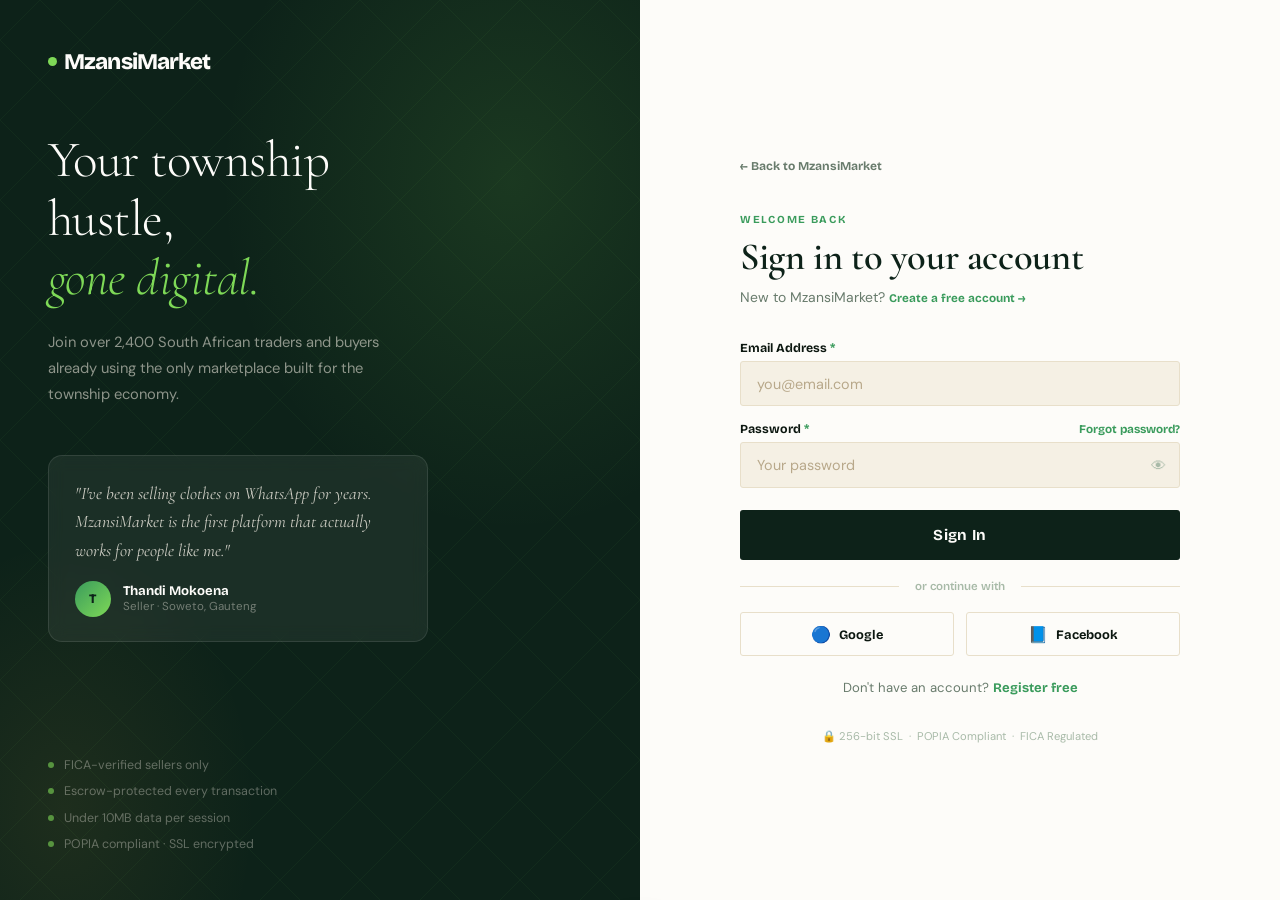
<file: Mzansimarket/auth-modal.html>
<!DOCTYPE html>
<html lang="en">
<head>
<meta charset="UTF-8"/>
<meta name="viewport" content="width=device-width, initial-scale=1.0"/>
<title>MzansiMarket — Sign In</title>
<link rel="preconnect" href="https://fonts.googleapis.com">
<link href="https://fonts.googleapis.com/css2?family=Bricolage+Grotesque:opsz,wght@12..96,400;12..96,500;12..96,600;12..96,700;12..96,800&family=Cormorant+Garamond:ital,wght@0,300;0,400;0,600;1,300;1,400;1,600&family=DM+Sans:wght@300;400;500&display=swap" rel="stylesheet">
<style>
/* ─── TOKENS ─────────────────────────────────── */
:root {
  --forest:  #0D2219;
  --moss:    #183826;
  --canopy:  #1F5235;
  --leaf:    #3A9B5C;
  --lime:    #7ED957;
  --mint:    #EDFFF5;
  --cream:   #F5F0E4;
  --parch:   #E8DFCA;
  --white:   #FDFCF9;
  --ink:     #0C1710;
  --muted:   #687B6C;
  --sand:    #B8A88A;
  --subtle:  #A8BAA8;
  --amber:   #E8B84B;
  --rust:    #C45E2A;
  --err:     #D94040;

  --r1: 3px; --r2: 8px; --r3: 14px;
}

*,*::before,*::after { box-sizing: border-box; margin: 0; padding: 0; }
html { font-size: 16px; height: 100%; }
body {
  font-family: 'DM Sans', sans-serif;
  background: var(--cream);
  color: var(--ink);
  min-height: 100vh;
  overflow-x: hidden;
  -webkit-font-smoothing: antialiased;
}

/* ─── SHELL ──────────────────────────────────── */
.shell {
  display: grid;
  grid-template-columns: 1fr 1fr;
  min-height: 100vh;
}

/* ─── LEFT — Brand panel ─────────────────────── */
.brand-panel {
  background: var(--forest);
  display: flex;
  flex-direction: column;
  justify-content: space-between;
  padding: 3rem;
  position: sticky;
  top: 0;
  height: 100vh;
  overflow: hidden;
}
.brand-panel::before {
  content: '';
  position: absolute; inset: 0;
  background:
    radial-gradient(ellipse 70% 60% at 80% 20%, rgba(126,217,87,0.12) 0%, transparent 65%),
    radial-gradient(ellipse 50% 50% at 10% 90%, rgba(232,184,75,0.08) 0%, transparent 60%);
  pointer-events: none;
}
/* Geometric pattern */
.brand-panel::after {
  content: '';
  position: absolute; inset: 0;
  background-image: url("data:image/svg+xml,%3Csvg xmlns='http://www.w3.org/2000/svg' width='80' height='80'%3E%3Cpath d='M0 40 L40 0 L80 40 L40 80Z' fill='none' stroke='rgba(126,217,87,0.05)' stroke-width='1'/%3E%3C/svg%3E");
  background-size: 80px 80px;
  pointer-events: none;
}

.brand-top { position: relative; z-index: 1; }
.brand-logo {
  display: flex; align-items: center; gap: 0.45rem;
  font-family: 'Bricolage Grotesque', sans-serif;
  font-weight: 800; font-size: 1.4rem;
  color: var(--white); letter-spacing: -0.04em;
  text-decoration: none; margin-bottom: 3.5rem;
}
.brand-logo-dot { width: 9px; height: 9px; border-radius: 50%; background: var(--lime); }

.brand-headline {
  font-family: 'Cormorant Garamond', Georgia, serif;
  font-size: clamp(2.4rem, 4vw, 3.8rem);
  font-weight: 300;
  color: var(--white);
  line-height: 1.15;
  letter-spacing: -0.01em;
  margin-bottom: 1.4rem;
}
.brand-headline em {
  font-style: italic;
  color: var(--lime);
}
.brand-sub {
  font-size: 0.92rem;
  color: rgba(247,242,232,0.55);
  line-height: 1.75;
  max-width: 38ch;
  margin-bottom: 3rem;
}

/* Testimonial card */
.brand-card {
  background: rgba(255,255,255,0.06);
  border: 1px solid rgba(255,255,255,0.1);
  border-radius: var(--r3);
  padding: 1.5rem 1.6rem;
  backdrop-filter: blur(8px);
  max-width: 380px;
}
.brand-card-quote {
  font-family: 'Cormorant Garamond', serif;
  font-size: 1.1rem;
  font-style: italic;
  color: rgba(247,242,232,0.8);
  line-height: 1.6;
  margin-bottom: 1rem;
}
.brand-card-author {
  display: flex; align-items: center; gap: 0.75rem;
}
.brand-avatar {
  width: 36px; height: 36px; border-radius: 50%;
  background: linear-gradient(135deg, var(--leaf), var(--lime));
  display: flex; align-items: center; justify-content: center;
  font-family: 'Bricolage Grotesque', sans-serif;
  font-size: 0.8rem; font-weight: 800; color: var(--forest);
}
.brand-author-name {
  font-family: 'Bricolage Grotesque', sans-serif;
  font-size: 0.82rem; font-weight: 700; color: var(--white);
}
.brand-author-loc { font-size: 0.72rem; color: rgba(247,242,232,0.4); }

/* Trust strip */
.brand-bottom { position: relative; z-index: 1; }
.trust-strip { display: flex; flex-direction: column; gap: 0.65rem; }
.trust-item {
  display: flex; align-items: center; gap: 0.6rem;
  font-size: 0.78rem; color: rgba(247,242,232,0.35);
}
.trust-pip { width: 6px; height: 6px; border-radius: 50%; background: var(--lime); opacity: 0.6; flex-shrink: 0; }

/* ─── RIGHT — Auth forms ─────────────────────── */
.auth-panel {
  display: flex;
  flex-direction: column;
  justify-content: center;
  align-items: center;
  padding: 3rem 2rem;
  background: var(--white);
  min-height: 100vh;
}

.auth-box {
  width: 100%;
  max-width: 440px;
}

/* Back to site link */
.auth-back {
  display: inline-flex; align-items: center; gap: 0.4rem;
  font-family: 'Bricolage Grotesque', sans-serif;
  font-size: 0.75rem; font-weight: 700;
  color: var(--muted); text-decoration: none;
  margin-bottom: 2.5rem;
  transition: color 0.2s;
}
.auth-back:hover { color: var(--leaf); }

/* View switcher — Sign in / Register / Forgot */
.auth-view { display: none; }
.auth-view.active {
  display: block;
  animation: fadeUp 0.4s ease both;
}
@keyframes fadeUp {
  from { opacity: 0; transform: translateY(16px); }
  to   { opacity: 1; transform: translateY(0); }
}

/* Auth header */
.auth-eyebrow {
  font-family: 'Bricolage Grotesque', sans-serif;
  font-size: 0.67rem; font-weight: 700;
  letter-spacing: 0.16em; text-transform: uppercase;
  color: var(--leaf); margin-bottom: 0.6rem;
}
.auth-title {
  font-family: 'Cormorant Garamond', serif;
  font-size: 2.4rem; font-weight: 600;
  color: var(--forest); line-height: 1.1;
  letter-spacing: -0.01em; margin-bottom: 0.5rem;
}
.auth-sub {
  font-size: 0.87rem; color: var(--muted);
  line-height: 1.65; margin-bottom: 2rem;
}

/* Tabs */
.auth-tabs {
  display: flex;
  background: var(--cream);
  border-radius: var(--r2);
  padding: 3px;
  margin-bottom: 1.8rem;
  gap: 2px;
}
.auth-tab {
  flex: 1;
  font-family: 'Bricolage Grotesque', sans-serif;
  font-size: 0.8rem; font-weight: 700;
  padding: 0.6rem;
  border: none; cursor: pointer;
  border-radius: 6px;
  background: transparent;
  color: var(--muted);
  transition: all 0.2s;
}
.auth-tab.active {
  background: var(--white);
  color: var(--forest);
  box-shadow: 0 1px 4px rgba(12,23,16,0.1);
}

/* Role selector */
.role-cards { display: grid; grid-template-columns: 1fr 1fr; gap: 0.75rem; margin-bottom: 1.4rem; }
.role-card {
  border: 2px solid var(--parch);
  border-radius: var(--r2);
  padding: 1rem 1.1rem;
  cursor: pointer;
  background: var(--white);
  transition: all 0.2s;
  position: relative;
}
.role-card:hover { border-color: rgba(58,155,92,0.4); background: #FAFFF9; }
.role-card.selected { border-color: var(--leaf); background: var(--mint); }
.role-card-check {
  position: absolute; top: 0.65rem; right: 0.65rem;
  width: 18px; height: 18px; border-radius: 50%;
  background: var(--leaf); color: white;
  display: flex; align-items: center; justify-content: center;
  font-size: 0.6rem; font-weight: 800;
  opacity: 0; transform: scale(0.4);
  transition: all 0.2s;
}
.role-card.selected .role-card-check { opacity: 1; transform: scale(1); }
.role-icon  { font-size: 1.4rem; margin-bottom: 0.5rem; }
.role-label {
  font-family: 'Bricolage Grotesque', sans-serif;
  font-size: 0.85rem; font-weight: 700; color: var(--ink);
  margin-bottom: 0.2rem;
}
.role-desc  { font-size: 0.72rem; color: var(--muted); line-height: 1.4; }

/* ─── FORM FIELDS ────────────────────────────── */
.field-group { display: flex; flex-direction: column; gap: 1rem; margin-bottom: 1.4rem; }
.field-row   { display: grid; grid-template-columns: 1fr 1fr; gap: 0.75rem; }
.field       { display: flex; flex-direction: column; gap: 0.35rem; }

.field label {
  font-family: 'Bricolage Grotesque', sans-serif;
  font-size: 0.77rem; font-weight: 700;
  color: var(--ink);
}
.field label .req { color: var(--leaf); }

.field input,
.field select {
  width: 100%;
  background: var(--cream);
  border: 1.5px solid var(--parch);
  border-radius: var(--r1);
  padding: 0.8rem 1rem;
  font-family: 'DM Sans', sans-serif;
  font-size: 0.9rem; color: var(--ink);
  outline: none;
  transition: border-color 0.2s, box-shadow 0.2s, background 0.2s;
  appearance: none;
}
.field input::placeholder { color: var(--sand); }
.field input:focus {
  border-color: var(--leaf);
  box-shadow: 0 0 0 3px rgba(58,155,92,0.1);
  background: var(--white);
}
.field input.error { border-color: var(--err); box-shadow: 0 0 0 3px rgba(217,64,64,0.08); }

/* Password wrapper with eye toggle */
.pw-wrap { position: relative; }
.pw-wrap input { padding-right: 2.8rem; }
.pw-eye {
  position: absolute; right: 0.85rem; top: 50%;
  transform: translateY(-50%);
  background: none; border: none; cursor: pointer;
  font-size: 0.95rem; color: var(--subtle);
  padding: 0; transition: color 0.15s;
}
.pw-eye:hover { color: var(--muted); }

/* Phone with prefix */
.phone-wrap   { display: flex; }
.phone-prefix {
  background: var(--parch);
  border: 1.5px solid var(--parch);
  border-right: none;
  border-radius: var(--r1) 0 0 var(--r1);
  padding: 0.8rem 0.85rem;
  font-family: 'Bricolage Grotesque', sans-serif;
  font-size: 0.82rem; font-weight: 700; color: var(--muted);
  display: flex; align-items: center; gap: 0.3rem;
  white-space: nowrap; flex-shrink: 0;
}
.phone-wrap input { border-radius: 0 var(--r1) var(--r1) 0 !important; }

.field-error {
  font-size: 0.7rem; color: var(--err);
  display: none; line-height: 1.4;
}
.field-error.show { display: block; }

/* Inline link */
.field-link {
  font-family: 'Bricolage Grotesque', sans-serif;
  font-size: 0.73rem; font-weight: 700;
  color: var(--leaf); background: none;
  border: none; cursor: pointer;
  padding: 0; text-align: right;
  transition: color 0.15s;
}
.field-link:hover { color: var(--canopy); text-decoration: underline; }

/* Agree checkbox */
.agree-row {
  display: flex; align-items: flex-start; gap: 0.75rem;
  padding: 0.9rem 1rem;
  border: 1.5px solid var(--parch);
  border-radius: var(--r2);
  cursor: pointer;
  transition: border-color 0.2s;
}
.agree-row:hover { border-color: rgba(58,155,92,0.3); }
.agree-row.checked { border-color: rgba(58,155,92,0.3); background: #FAFFF9; }
.agree-box {
  width: 18px; height: 18px; border-radius: 4px;
  border: 2px solid var(--parch);
  display: flex; align-items: center; justify-content: center;
  font-size: 0.65rem; color: white; flex-shrink: 0; margin-top: 0.05rem;
  transition: all 0.15s;
}
.agree-row.checked .agree-box { background: var(--leaf); border-color: var(--leaf); }
.agree-text { font-size: 0.8rem; color: var(--muted); line-height: 1.55; }
.agree-text a { color: var(--leaf); font-weight: 600; text-decoration: none; }
.agree-text a:hover { text-decoration: underline; }

/* ─── SUBMIT BUTTON ──────────────────────────── */
.auth-submit {
  width: 100%;
  display: flex; align-items: center; justify-content: center; gap: 0.5rem;
  font-family: 'Bricolage Grotesque', sans-serif;
  font-weight: 700; font-size: 0.95rem;
  letter-spacing: 0.02em;
  background: var(--forest);
  color: var(--white);
  border: none; border-radius: var(--r1);
  padding: 1rem;
  cursor: pointer;
  transition: all 0.2s;
  margin-bottom: 1.2rem;
  position: relative;
  overflow: hidden;
}
.auth-submit::before {
  content: '';
  position: absolute; inset: 0;
  background: linear-gradient(90deg, transparent, rgba(255,255,255,0.06), transparent);
  transform: translateX(-100%);
  transition: transform 0.4s;
}
.auth-submit:hover { background: var(--ink); transform: translateY(-1px); box-shadow: 0 8px 24px rgba(12,23,16,0.2); }
.auth-submit:hover::before { transform: translateX(100%); }
.auth-submit:active { transform: translateY(0); }
.auth-submit.loading { pointer-events: none; }
.auth-submit.loading .btn-text { opacity: 0; }
.auth-submit.loading .btn-spinner { display: flex; }

.btn-text    { transition: opacity 0.15s; }
.btn-spinner {
  display: none; align-items: center; justify-content: center;
  position: absolute; inset: 0;
}
.spinner {
  width: 18px; height: 18px; border-radius: 50%;
  border: 2px solid rgba(255,255,255,0.2);
  border-top-color: white;
  animation: spin 0.7s linear infinite;
}
@keyframes spin { to { transform: rotate(360deg); } }

/* ─── DIVIDER ────────────────────────────────── */
.auth-divider {
  display: flex; align-items: center; gap: 1rem;
  margin-bottom: 1.2rem;
}
.auth-divider::before,
.auth-divider::after { content: ''; flex: 1; height: 1px; background: var(--parch); }
.auth-divider span {
  font-size: 0.72rem; color: var(--subtle);
  font-family: 'Bricolage Grotesque', sans-serif;
  font-weight: 600; white-space: nowrap;
}

/* Social sign-in (placeholder) */
.social-btns { display: grid; grid-template-columns: 1fr 1fr; gap: 0.75rem; margin-bottom: 1.4rem; }
.social-btn {
  display: flex; align-items: center; justify-content: center; gap: 0.55rem;
  font-family: 'Bricolage Grotesque', sans-serif;
  font-size: 0.8rem; font-weight: 700;
  padding: 0.72rem 1rem;
  background: var(--white); color: var(--ink);
  border: 1.5px solid var(--parch);
  border-radius: var(--r1); cursor: pointer;
  transition: all 0.2s;
}
.social-btn:hover { border-color: rgba(58,155,92,0.3); background: var(--cream); }
.social-btn-icon  { font-size: 1rem; }

/* Switch link */
.auth-switch {
  text-align: center;
  font-size: 0.82rem; color: var(--muted);
}
.auth-switch button {
  font-family: 'Bricolage Grotesque', sans-serif;
  font-size: 0.82rem; font-weight: 700;
  color: var(--leaf); background: none;
  border: none; cursor: pointer; padding: 0;
  transition: color 0.15s;
}
.auth-switch button:hover { color: var(--canopy); text-decoration: underline; }

/* ─── SUCCESS STATE ──────────────────────────── */
.success-view {
  display: flex; flex-direction: column; align-items: center;
  text-align: center; padding: 1rem 0;
}
.success-ring {
  width: 72px; height: 72px; border-radius: 50%;
  background: var(--mint);
  border: 2px solid rgba(58,155,92,0.25);
  display: flex; align-items: center; justify-content: center;
  font-size: 2rem; margin-bottom: 1.5rem;
  animation: popIn 0.6s cubic-bezier(0.34,1.56,0.64,1) both;
}
@keyframes popIn {
  from { opacity: 0; transform: scale(0.3); }
  to   { opacity: 1; transform: scale(1); }
}
.success-title {
  font-family: 'Cormorant Garamond', serif;
  font-size: 2rem; font-weight: 600;
  color: var(--forest); margin-bottom: 0.6rem; line-height: 1.1;
}
.success-sub { font-size: 0.88rem; color: var(--muted); line-height: 1.7; max-width: 36ch; margin-bottom: 2rem; }

/* ─── CALLOUTS ───────────────────────────────── */
.callout {
  display: flex; gap: 0.7rem; align-items: flex-start;
  padding: 0.9rem 1rem; border-radius: var(--r2);
  font-size: 0.8rem; line-height: 1.6; margin-bottom: 1rem;
}
.callout.info    { background: rgba(58,155,92,0.07); border: 1px solid rgba(58,155,92,0.2); color: var(--canopy); }
.callout.warn    { background: rgba(232,184,75,0.08); border: 1px solid rgba(232,184,75,0.25); color: #7A5A00; }
.callout.error   { background: rgba(217,64,64,0.07); border: 1px solid rgba(217,64,64,0.2); color: var(--err); }
.callout-icon    { font-size: 0.9rem; flex-shrink: 0; margin-top: 0.1rem; }
.callout-text strong { font-family: 'Bricolage Grotesque', sans-serif; font-weight: 700; }

/* Global error callout */
#authError { display: none; }
#authError.show { display: flex; }

/* ─── PASSWORD STRENGTH ──────────────────────── */
.pw-strength-wrap { margin-top: 0.5rem; }
.pw-bars { display: flex; gap: 3px; margin-bottom: 0.3rem; }
.pw-bar  {
  height: 3px; flex: 1; border-radius: 2px;
  background: var(--parch);
  transition: background 0.3s;
}
.pw-bar.filled-weak  { background: var(--err); }
.pw-bar.filled-fair  { background: var(--amber); }
.pw-bar.filled-good  { background: var(--leaf); }
.pw-bar.filled-strong{ background: var(--lime); }
.pw-strength-label   { font-size: 0.68rem; color: var(--muted); }

/* ─── OTP INPUT ──────────────────────────────── */
.otp-wrap {
  display: flex; gap: 0.5rem; justify-content: space-between;
  margin-bottom: 1.4rem;
}
.otp-input {
  width: 52px; height: 56px; text-align: center;
  font-family: 'Bricolage Grotesque', sans-serif;
  font-size: 1.4rem; font-weight: 800; color: var(--forest);
  background: var(--cream); border: 2px solid var(--parch);
  border-radius: var(--r2); outline: none;
  transition: border-color 0.2s, box-shadow 0.2s, background 0.2s;
}
.otp-input:focus {
  border-color: var(--leaf);
  box-shadow: 0 0 0 3px rgba(58,155,92,0.1);
  background: var(--white);
}
.otp-input.filled { border-color: var(--leaf); background: var(--mint); }

/* ─── MISC ───────────────────────────────────── */
.auth-footer {
  text-align: center;
  font-size: 0.7rem; color: var(--subtle);
  margin-top: 2rem; line-height: 1.6;
}

/* ─── MOBILE ─────────────────────────────────── */
@media (max-width: 820px) {
  .shell         { grid-template-columns: 1fr; }
  .brand-panel   { display: none; }
  .auth-panel    { padding: 2.5rem 1.5rem; }
}
@media (max-width: 480px) {
  .field-row     { grid-template-columns: 1fr; }
  .role-cards    { grid-template-columns: 1fr; }
  .social-btns   { grid-template-columns: 1fr; }
  .auth-title    { font-size: 2rem; }
}
</style>
</head>
<body>

<div class="shell">

  <!-- ══════ LEFT: BRAND PANEL ══════ -->
  <aside class="brand-panel">
    <div class="brand-top">
      <a href="index.html" class="brand-logo">
        <span class="brand-logo-dot"></span>
        MzansiMarket
      </a>
      <h2 class="brand-headline">
        Your township<br>hustle,<br><em>gone digital.</em>
      </h2>
      <p class="brand-sub">
        Join over 2,400 South African traders and buyers already using the only marketplace built for the township economy.
      </p>
      <div class="brand-card">
        <p class="brand-card-quote">"I've been selling clothes on WhatsApp for years. MzansiMarket is the first platform that actually works for people like me."</p>
        <div class="brand-card-author">
          <div class="brand-avatar">T</div>
          <div>
            <div class="brand-author-name">Thandi Mokoena</div>
            <div class="brand-author-loc">Seller · Soweto, Gauteng</div>
          </div>
        </div>
      </div>
    </div>
    <div class="brand-bottom">
      <div class="trust-strip">
        <div class="trust-item"><span class="trust-pip"></span>FICA-verified sellers only</div>
        <div class="trust-item"><span class="trust-pip"></span>Escrow-protected every transaction</div>
        <div class="trust-item"><span class="trust-pip"></span>Under 10MB data per session</div>
        <div class="trust-item"><span class="trust-pip"></span>POPIA compliant · SSL encrypted</div>
      </div>
    </div>
  </aside>

  <!-- ══════ RIGHT: AUTH FORMS ══════ -->
  <main class="auth-panel">
    <div class="auth-box">

      <a href="index.html" class="auth-back">← Back to MzansiMarket</a>

      <!-- Global error -->
      <div class="callout error" id="authError">
        <span class="callout-icon">⚠️</span>
        <div class="callout-text" id="authErrorText">Something went wrong. Please try again.</div>
      </div>

      <!-- ══ VIEW: SIGN IN ══ -->
      <div class="auth-view active" id="view-signin">
        <div class="auth-eyebrow">Welcome back</div>
        <h1 class="auth-title">Sign in to your account</h1>
        <p class="auth-sub">New to MzansiMarket? <button class="field-link" style="display:inline;" onclick="showView('register')">Create a free account →</button></p>

        <div class="field-group">
          <div class="field">
            <label>Email Address <span class="req">*</span></label>
            <input type="email" id="si-email" placeholder="you@email.com" autocomplete="email"/>
            <span class="field-error" id="si-email-err">Please enter a valid email address.</span>
          </div>
          <div class="field">
            <div style="display:flex;justify-content:space-between;align-items:center;">
              <label>Password <span class="req">*</span></label>
              <button class="field-link" onclick="showView('forgot')">Forgot password?</button>
            </div>
            <div class="pw-wrap">
              <input type="password" id="si-password" placeholder="Your password" autocomplete="current-password"/>
              <button class="pw-eye" type="button" onclick="togglePw('si-password',this)">👁</button>
            </div>
            <span class="field-error" id="si-password-err">Please enter your password.</span>
          </div>
        </div>

        <button class="auth-submit" id="signinBtn" onclick="handleSignIn()">
          <span class="btn-text">Sign In</span>
          <div class="btn-spinner"><div class="spinner"></div></div>
        </button>

        <div class="auth-divider"><span>or continue with</span></div>
        <div class="social-btns">
          <button class="social-btn" onclick="toast('Google sign-in coming soon')"><span class="social-btn-icon">🔵</span> Google</button>
          <button class="social-btn" onclick="toast('Facebook sign-in coming soon')"><span class="social-btn-icon">📘</span> Facebook</button>
        </div>

        <p class="auth-switch">Don't have an account? <button onclick="showView('register')">Register free</button></p>
      </div>

      <!-- ══ VIEW: REGISTER ══ -->
      <div class="auth-view" id="view-register">
        <div class="auth-eyebrow">Create account</div>
        <h1 class="auth-title">Join MzansiMarket</h1>
        <p class="auth-sub">Already have an account? <button class="field-link" style="display:inline;" onclick="showView('signin')">Sign in →</button></p>

        <!-- Role toggle -->
        <div class="auth-tabs" id="roleTabs">
          <button class="auth-tab active" id="tab-buyer" onclick="selectRole('buyer')">🛍️ I'm a Buyer</button>
          <button class="auth-tab" id="tab-seller" onclick="selectRole('seller')">🏪 I'm a Seller</button>
        </div>

        <!-- Buyer fields -->
        <div id="reg-buyer-fields">
          <div class="field-group">
            <div class="field-row">
              <div class="field">
                <label>First Name <span class="req">*</span></label>
                <input type="text" id="b-first" placeholder="Thandi" autocomplete="given-name"/>
                <span class="field-error" id="b-first-err">Required.</span>
              </div>
              <div class="field">
                <label>Last Name <span class="req">*</span></label>
                <input type="text" id="b-last" placeholder="Mokoena" autocomplete="family-name"/>
                <span class="field-error" id="b-last-err">Required.</span>
              </div>
            </div>
            <div class="field">
              <label>Email Address <span class="req">*</span></label>
              <input type="email" id="b-email" placeholder="you@email.com" autocomplete="email"/>
              <span class="field-error" id="b-email-err">Please enter a valid email.</span>
            </div>
            <div class="field">
              <label>Mobile Number <span class="req">*</span></label>
              <div class="phone-wrap">
                <div class="phone-prefix">🇿🇦 +27</div>
                <input type="tel" id="b-phone" placeholder="71 234 5678"/>
              </div>
              <span class="field-error" id="b-phone-err">Enter a valid SA number.</span>
            </div>
            <div class="field">
              <label>Password <span class="req">*</span></label>
              <div class="pw-wrap">
                <input type="password" id="b-password" placeholder="Min 8 characters" oninput="checkStrength(this,'b-strength')"/>
                <button class="pw-eye" type="button" onclick="togglePw('b-password',this)">👁</button>
              </div>
              <div class="pw-strength-wrap" id="b-strength-wrap" style="display:none;">
                <div class="pw-bars">
                  <div class="pw-bar" id="b-bar1"></div>
                  <div class="pw-bar" id="b-bar2"></div>
                  <div class="pw-bar" id="b-bar3"></div>
                  <div class="pw-bar" id="b-bar4"></div>
                </div>
                <span class="pw-strength-label" id="b-strength">Enter a password</span>
              </div>
              <span class="field-error" id="b-password-err">Password must be at least 8 characters.</span>
            </div>

            <div class="agree-row" id="b-agree" onclick="toggleAgree(this)">
              <div class="agree-box" id="b-agree-box"></div>
              <div class="agree-text">I agree to the <a href="#">Terms of Service</a>, <a href="#">Privacy Policy</a>, and <a href="#">POPIA Notice</a></div>
            </div>
          </div>

          <button class="auth-submit" onclick="handleRegisterBuyer()">
            <span class="btn-text">Create Buyer Account</span>
            <div class="btn-spinner"><div class="spinner"></div></div>
          </button>
        </div>

        <!-- Seller redirect notice -->
        <div id="reg-seller-fields" style="display:none;">
          <div class="callout info">
            <span class="callout-icon">🏪</span>
            <div class="callout-text">
              <strong>Seller registration is a multi-step process.</strong>
              It includes identity verification (FICA/KYC), payment setup, and shop profile creation.
            </div>
          </div>
          <button class="auth-submit" style="background:var(--leaf);" onclick="window.location.href='onboarding.html'">
            <span class="btn-text">Go to Seller Registration →</span>
            <div class="btn-spinner"><div class="spinner"></div></div>
          </button>
        </div>

        <p class="auth-switch">Already have an account? <button onclick="showView('signin')">Sign in</button></p>
      </div>

      <!-- ══ VIEW: FORGOT PASSWORD ══ -->
      <div class="auth-view" id="view-forgot">
        <div class="auth-eyebrow">Password reset</div>
        <h1 class="auth-title">Forgot your password?</h1>
        <p class="auth-sub">No problem. Enter your email and we'll send you a reset link. It expires in 1 hour.</p>

        <div class="field-group">
          <div class="field">
            <label>Email Address <span class="req">*</span></label>
            <input type="email" id="fp-email" placeholder="you@email.com"/>
            <span class="field-error" id="fp-email-err">Please enter a valid email.</span>
          </div>
        </div>

        <button class="auth-submit" onclick="handleForgotPassword()">
          <span class="btn-text">Send Reset Link</span>
          <div class="btn-spinner"><div class="spinner"></div></div>
        </button>
        <p class="auth-switch">Remembered it? <button onclick="showView('signin')">Back to sign in</button></p>
      </div>

      <!-- ══ VIEW: RESET PASSWORD ══ -->
      <div class="auth-view" id="view-reset">
        <div class="auth-eyebrow">Create new password</div>
        <h1 class="auth-title">Reset your password</h1>
        <p class="auth-sub">Choose a strong password — at least 8 characters, with a number or symbol.</p>

        <div class="field-group">
          <div class="field">
            <label>New Password <span class="req">*</span></label>
            <div class="pw-wrap">
              <input type="password" id="rp-password" placeholder="New password" oninput="checkStrength(this,'rp-strength')"/>
              <button class="pw-eye" type="button" onclick="togglePw('rp-password',this)">👁</button>
            </div>
            <div class="pw-strength-wrap">
              <div class="pw-bars">
                <div class="pw-bar" id="rp-bar1"></div>
                <div class="pw-bar" id="rp-bar2"></div>
                <div class="pw-bar" id="rp-bar3"></div>
                <div class="pw-bar" id="rp-bar4"></div>
              </div>
              <span class="pw-strength-label" id="rp-strength">Enter a password</span>
            </div>
          </div>
          <div class="field">
            <label>Confirm New Password <span class="req">*</span></label>
            <div class="pw-wrap">
              <input type="password" id="rp-confirm" placeholder="Repeat password"/>
              <button class="pw-eye" type="button" onclick="togglePw('rp-confirm',this)">👁</button>
            </div>
            <span class="field-error" id="rp-confirm-err">Passwords do not match.</span>
          </div>
        </div>

        <button class="auth-submit" onclick="handleResetPassword()">
          <span class="btn-text">Update Password</span>
          <div class="btn-spinner"><div class="spinner"></div></div>
        </button>
      </div>

      <!-- ══ VIEW: EMAIL SENT ══ -->
      <div class="auth-view" id="view-email-sent">
        <div class="success-view">
          <div class="success-ring">📧</div>
          <h2 class="success-title">Check your inbox</h2>
          <p class="success-sub">We've sent a reset link to your email address. It'll expire in 1 hour.</p>
          <button class="auth-submit" onclick="showView('signin')" style="max-width:260px;">Back to Sign In</button>
          <p style="font-size:0.78rem;color:var(--muted);margin-top:1rem;">
            Didn't get it? Check your spam folder or
            <button class="field-link" style="display:inline;font-size:0.78rem;" onclick="showView('forgot')">try again</button>
          </p>
        </div>
      </div>

      <!-- ══ VIEW: VERIFY EMAIL ══ -->
      <div class="auth-view" id="view-verify">
        <div class="success-view">
          <div class="success-ring">✉️</div>
          <h2 class="success-title">Verify your email</h2>
          <p class="success-sub">We sent a 6-digit code to <strong id="verify-email-display">your email</strong>. Enter it below to activate your account.</p>

          <div class="otp-wrap" id="otpWrap">
            <input class="otp-input" maxlength="1" type="text" inputmode="numeric" oninput="otpNext(this,0)"/>
            <input class="otp-input" maxlength="1" type="text" inputmode="numeric" oninput="otpNext(this,1)"/>
            <input class="otp-input" maxlength="1" type="text" inputmode="numeric" oninput="otpNext(this,2)"/>
            <input class="otp-input" maxlength="1" type="text" inputmode="numeric" oninput="otpNext(this,3)"/>
            <input class="otp-input" maxlength="1" type="text" inputmode="numeric" oninput="otpNext(this,4)"/>
            <input class="otp-input" maxlength="1" type="text" inputmode="numeric" oninput="otpNext(this,5)"/>
          </div>

          <button class="auth-submit" style="max-width:260px;" onclick="handleVerifyOtp()">
            <span class="btn-text">Verify & Continue</span>
            <div class="btn-spinner"><div class="spinner"></div></div>
          </button>
          <p style="font-size:0.78rem;color:var(--muted);margin-top:1rem;">
            Didn't get it? <button class="field-link" style="display:inline;font-size:0.78rem;" onclick="toast('📧 Code resent!')">Resend code</button>
          </p>
        </div>
      </div>

      <!-- ══ VIEW: SUCCESS ══ -->
      <div class="auth-view" id="view-success">
        <div class="success-view">
          <div class="success-ring">🎉</div>
          <h2 class="success-title">You're in!</h2>
          <p class="success-sub" id="successMsg">Welcome to MzansiMarket. You can now browse, save, and buy from verified township sellers.</p>
          <button class="auth-submit" style="max-width:260px;" id="successCta" onclick="redirectAfterLogin()">
            <span class="btn-text">Start Browsing →</span>
            <div class="btn-spinner"><div class="spinner"></div></div>
          </button>
        </div>
      </div>

      <div class="auth-footer">
        🔒 256-bit SSL &nbsp;·&nbsp; POPIA Compliant &nbsp;·&nbsp; FICA Regulated
      </div>

    </div><!-- /auth-box -->
  </main>
</div>

<!-- TOAST -->
<div id="globalToast" style="
  position:fixed;bottom:1.5rem;left:50%;
  transform:translateX(-50%) translateY(60px);
  background:var(--forest);color:var(--white);
  padding:.7rem 1.3rem;border-radius:var(--r2);
  font-family:'Bricolage Grotesque',sans-serif;
  font-size:.82rem;font-weight:700;
  display:flex;align-items:center;gap:.5rem;
  box-shadow:0 8px 24px rgba(12,23,16,0.3);
  z-index:999;pointer-events:none;white-space:nowrap;
  transition:transform .3s cubic-bezier(.34,1.3,.64,1);
"></div>

<script src="app.js"></script>
<script>
const API = 'http://localhost/mzansimarket/api';

/* ════════════════════════════
   VIEW NAVIGATION
════════════════════════════ */
function showView(name) {
  document.querySelectorAll('.auth-view').forEach(v => v.classList.remove('active'));
  const el = document.getElementById('view-' + name);
  if (el) el.classList.add('active');
  hideError();
}

/* ════════════════════════════
   ROLE SELECT
════════════════════════════ */
let currentRole = 'buyer';

function selectRole(role) {
  currentRole = role;
  document.getElementById('tab-buyer').classList.toggle('active', role === 'buyer');
  document.getElementById('tab-seller').classList.toggle('active', role === 'seller');
  document.getElementById('reg-buyer-fields').style.display  = role === 'buyer'  ? 'block' : 'none';
  document.getElementById('reg-seller-fields').style.display = role === 'seller' ? 'block' : 'none';
}

/* ════════════════════════════
   SIGN IN
════════════════════════════ */
async function handleSignIn() {
  hideError();
  const email = val('si-email');
  const pw    = val('si-password');
  let ok = true;
  if (!email || !email.includes('@')) { showFieldErr('si-email','si-email-err'); ok = false; }
  if (!pw) { showFieldErr('si-password','si-password-err'); ok = false; }
  if (!ok) return;

  setLoading('signinBtn', true);
  try {
    const res  = await fetch(`${API}/auth.php?action=login`, {
      method:  'POST',
      headers: { 'Content-Type': 'application/json' },
      body:    JSON.stringify({ email, password: pw }),
    });
    const json = await res.json();

    if (json.success) {
      localStorage.setItem('mz_token', json.data.token);
      localStorage.setItem('mz_user',  JSON.stringify(json.data.user));
      const role = json.data.user.role;
      document.getElementById('successMsg').textContent =
        role === 'seller' ? 'Welcome back! Your seller dashboard is ready.' :
        role === 'admin'  ? 'Welcome back, Admin. Going to your console.' :
        'Welcome back! Browse verified listings and buy securely.';
      document.getElementById('successCta').querySelector('.btn-text').textContent =
        role === 'seller' ? 'Go to Dashboard →' :
        role === 'admin'  ? 'Go to Admin Console →' :
        'Browse Listings →';
      showView('success');
    } else {
      showError(json.message || 'Invalid email or password.');
    }
  } catch {
    showError('Unable to connect. Check XAMPP is running.');
  } finally {
    setLoading('signinBtn', false);
  }
}

/* ════════════════════════════
   REGISTER BUYER
════════════════════════════ */
async function handleRegisterBuyer() {
  hideError();
  let ok = true;
  const first = val('b-first'), last = val('b-last');
  const email = val('b-email'), phone = val('b-phone'), pw = val('b-password');
  const agreed = document.getElementById('b-agree').classList.contains('checked');

  if (!first)                      { showFieldErr('b-first','b-first-err'); ok = false; }
  if (!last)                       { showFieldErr('b-last','b-last-err');   ok = false; }
  if (!email || !email.includes('@')){ showFieldErr('b-email','b-email-err'); ok = false; }
  if (!phone)                      { showFieldErr('b-phone','b-phone-err'); ok = false; }
  if (!pw || pw.length < 8)        { showFieldErr('b-password','b-password-err'); ok = false; }
  if (!agreed) { showError('Please agree to the Terms of Service.'); ok = false; }
  if (!ok) return;

  const btn = event.currentTarget;
  setLoadingEl(btn, true);
  try {
    const res  = await fetch(`${API}/auth.php?action=register`, {
      method:  'POST',
      headers: { 'Content-Type': 'application/json' },
      body:    JSON.stringify({ first_name: first, last_name: last, email, phone, password: pw, role: 'buyer' }),
    });
    const json = await res.json();

    if (json.success) {
      // Dev mode: token returned — verify immediately
      if (json.data.verify_token) {
        const vRes = await fetch(`${API}/auth.php?action=verify_email`, {
          method: 'POST',
          headers: { 'Content-Type': 'application/json' },
          body: JSON.stringify({ token: json.data.verify_token }),
        });
        await vRes.json();
        // Auto login
        document.getElementById('si-email').value    = email;
        document.getElementById('si-password').value = pw;
        await handleSignIn();
      } else {
        document.getElementById('verify-email-display').textContent = email;
        showView('verify');
      }
    } else {
      showError(json.message || 'Registration failed.');
    }
  } catch {
    showError('Unable to connect. Check XAMPP is running.');
  } finally {
    setLoadingEl(btn, false);
  }
}

/* ════════════════════════════
   FORGOT PASSWORD
════════════════════════════ */
async function handleForgotPassword() {
  hideError();
  const email = val('fp-email');
  if (!email || !email.includes('@')) { showFieldErr('fp-email','fp-email-err'); return; }

  const btn = event.currentTarget;
  setLoadingEl(btn, true);
  try {
    await fetch(`${API}/auth.php?action=forgot_password`, {
      method: 'POST',
      headers: { 'Content-Type': 'application/json' },
      body: JSON.stringify({ email }),
    });
    showView('email-sent');
  } catch {
    showError('Unable to connect. Check XAMPP is running.');
  } finally {
    setLoadingEl(btn, false);
  }
}

/* ════════════════════════════
   RESET PASSWORD
════════════════════════════ */
async function handleResetPassword() {
  hideError();
  const pw  = val('rp-password');
  const cpw = val('rp-confirm');
  if (!pw || pw.length < 8) return;
  if (pw !== cpw) { showFieldErr('rp-confirm','rp-confirm-err'); return; }

  // Get token from URL ?token=xxx
  const token = new URLSearchParams(window.location.search).get('token');
  if (!token) { showError('Reset token missing from URL.'); return; }

  const btn = event.currentTarget;
  setLoadingEl(btn, true);
  try {
    const res  = await fetch(`${API}/auth.php?action=reset_password`, {
      method: 'POST',
      headers: { 'Content-Type': 'application/json' },
      body: JSON.stringify({ token, password: pw }),
    });
    const json = await res.json();
    if (json.success) {
      toast('✅ Password updated! Please sign in.');
      showView('signin');
    } else {
      showError(json.message || 'Reset failed.');
    }
  } catch {
    showError('Unable to connect.');
  } finally {
    setLoadingEl(btn, false);
  }
}

/* ════════════════════════════
   OTP HANDLING
════════════════════════════ */
function otpNext(input, idx) {
  input.classList.toggle('filled', input.value.length > 0);
  const inputs = document.querySelectorAll('.otp-input');
  if (input.value && idx < 5) inputs[idx + 1].focus();
  if (!input.value && idx > 0) inputs[idx - 1].focus();
}

async function handleVerifyOtp() {
  const code = [...document.querySelectorAll('.otp-input')].map(i => i.value).join('');
  if (code.length < 6) { toast('Please enter all 6 digits.'); return; }
  toast('✅ Email verified! Signing you in...');
  setTimeout(() => showView('success'), 1200);
}

/* ════════════════════════════
   REDIRECT AFTER LOGIN
════════════════════════════ */
function redirectAfterLogin() {
  const user = JSON.parse(localStorage.getItem('mz_user') || '{}');
  const role = user.role;
  const dest = role === 'seller' ? 'dashboard.html' :
               role === 'admin'  ? 'admin.html' :
               'listings.html';
  window.location.href = dest;
}

/* ════════════════════════════
   HELPERS
════════════════════════════ */
function val(id) { return (document.getElementById(id)?.value || '').trim(); }

function showFieldErr(inputId, errId) {
  document.getElementById(inputId)?.classList.add('error');
  document.getElementById(errId)?.classList.add('show');
}
function clearFieldErr(inputId, errId) {
  document.getElementById(inputId)?.classList.remove('error');
  document.getElementById(errId)?.classList.remove('show');
}
function showError(msg) {
  document.getElementById('authErrorText').textContent = msg;
  document.getElementById('authError').classList.add('show');
  document.getElementById('authError').scrollIntoView({ behavior: 'smooth', block: 'nearest' });
}
function hideError() { document.getElementById('authError').classList.remove('show'); }

function setLoading(btnId, on) {
  const btn = document.getElementById(btnId);
  if (btn) btn.classList.toggle('loading', on);
}
function setLoadingEl(btn, on) { btn.classList.toggle('loading', on); }

function togglePw(id, btn) {
  const input = document.getElementById(id);
  if (!input) return;
  const isText = input.type === 'text';
  input.type   = isText ? 'password' : 'text';
  btn.textContent = isText ? '👁' : '🙈';
}

function toggleAgree(el) {
  el.classList.toggle('checked');
  el.querySelector('.agree-box').textContent = el.classList.contains('checked') ? '✓' : '';
}

function checkStrength(input, labelId) {
  const v = input.value;
  const wrap = input.closest('.field').querySelector('.pw-strength-wrap');
  if (wrap) wrap.style.display = v ? 'block' : 'none';

  let score = 0;
  if (v.length >= 8)           score++;
  if (v.length >= 12)          score++;
  if (/[A-Z]/.test(v))         score++;
  if (/[0-9]/.test(v))         score++;
  if (/[^A-Za-z0-9]/.test(v)) score++;

  const prefix = labelId.replace('-strength','');
  const levels = ['','weak','fair','good','strong'];
  const labels = ['','Weak','Fair','Good ✓','Strong ✓'];
  const colors = ['','var(--err)','var(--amber)','var(--leaf)','var(--lime)'];
  const filled = Math.min(score, 4);

  for (let i = 1; i <= 4; i++) {
    const bar = document.getElementById(prefix + '-bar' + i);
    if (!bar) continue;
    bar.className = 'pw-bar' + (i <= filled ? ` filled-${levels[filled]}` : '');
  }
  const label = document.getElementById(labelId);
  if (label) {
    label.textContent = labels[filled] || 'Enter a password';
    label.style.color = colors[filled] || 'var(--muted)';
  }
}

// Clear errors on input
document.addEventListener('input', e => {
  if (e.target.matches('input')) {
    e.target.classList.remove('error');
    const id  = e.target.id;
    const err = document.getElementById(id + '-err');
    if (err) err.classList.remove('show');
  }
});

// Toast
let toastTimer;
function toast(msg) {
  const el = document.getElementById('globalToast');
  el.textContent = msg;
  el.style.transform = 'translateX(-50%) translateY(0)';
  clearTimeout(toastTimer);
  toastTimer = setTimeout(() => el.style.transform = 'translateX(-50%) translateY(60px)', 2800);
}

// Check URL for reset token
const urlToken = new URLSearchParams(window.location.search).get('token');
if (urlToken) showView('reset');

// Keyboard submit
document.addEventListener('keydown', e => {
  if (e.key === 'Enter') {
    const active = document.querySelector('.auth-view.active')?.id;
    if (active === 'view-signin')   handleSignIn();
    if (active === 'view-forgot')   handleForgotPassword();
    if (active === 'view-reset')    handleResetPassword();
  }
});
</script>
</body>
</html>
</file>
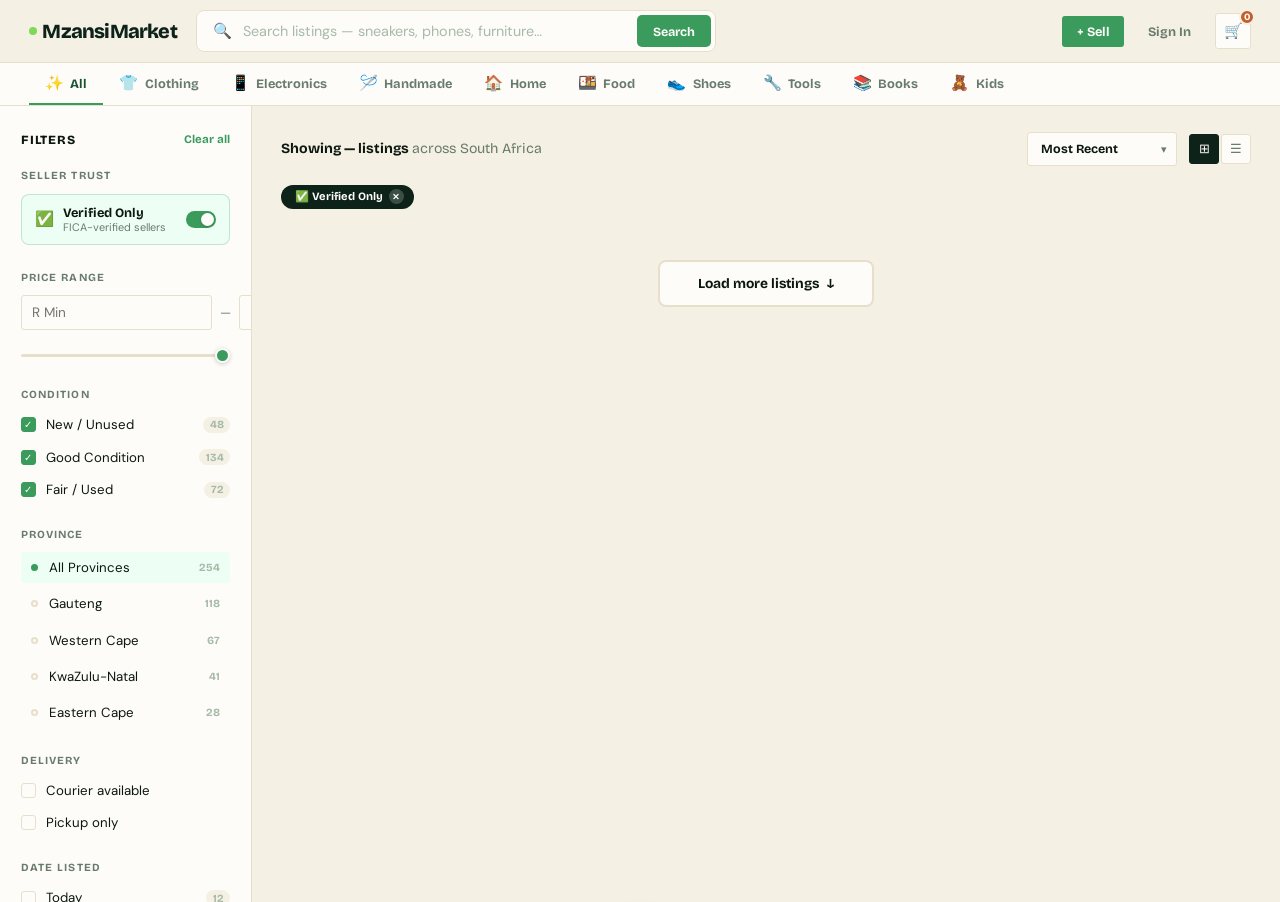
<file: Mzansimarket/listingpage.html>
<!DOCTYPE html>
<html lang="en">
<head>
<meta charset="UTF-8"/>
<meta name="viewport" content="width=device-width, initial-scale=1.0"/>
<title>MzansiMarket — Browse Listings</title>
<link rel="preconnect" href="https://fonts.googleapis.com">
<link href="https://fonts.googleapis.com/css2?family=Bricolage+Grotesque:opsz,wght@12..96,400;12..96,500;12..96,600;12..96,700;12..96,800&family=Instrument+Serif:ital@0;1&family=DM+Sans:wght@300;400;500&display=swap" rel="stylesheet">
<link rel="stylesheet" href="css/listingpage.css"/>

</head>
<body>

<!-- MODAL -->
<div class="modal-overlay" id="modalOverlay" onclick="closeModal(event)">
  <div class="modal" id="modal">
    <button class="modal-close" onclick="closeModalDirect()">✕</button>
    <div class="modal-inner">
      <div class="modal-gallery">
        <div class="modal-main-img" id="modalEmoji"></div>
        <div class="modal-thumbs" id="modalThumbs"></div>
      </div>
      <div class="modal-info">
        <div class="modal-category" id="modalCategory"></div>
        <h2 class="modal-title" id="modalTitle"></h2>
        <div class="modal-price" id="modalPrice"></div>
        <div class="modal-badges" id="modalBadges"></div>
        <p class="modal-desc" id="modalDesc"></p>
        <div class="modal-seller" id="modalSeller"></div>
        <div class="modal-location" id="modalLocation"></div>
        <div class="modal-actions">
          <button class="modal-btn-buy" onclick="showToast('🔒 Escrow checkout coming soon!')">🔒 Buy Securely</button>
          <button class="modal-btn-icon" title="Message Seller" onclick="showToast('💬 Opening chat...')">💬</button>
          <button class="modal-btn-icon" id="modalSaveBtn" onclick="toggleModalSave()">🤍</button>
        </div>
        <div class="modal-escrow-note"><span>🔒</span> Escrow-protected — funds held until you confirm delivery.</div>
      </div>
    </div>
  </div>
</div>

<!-- TOAST -->
<div class="toast" id="toast"></div>

<!-- SIDEBAR OVERLAY (mobile) -->
<div class="sidebar-overlay" id="sidebarOverlay" onclick="closeSidebar()"></div>

<!-- NAV -->
<nav id="nav">
  <div class="nav-inner">
    <a href="index.html" class="nav-logo"><span class="nav-logo-dot"></span>MzansiMarket</a>
    <div class="nav-search">
      <span class="nav-search-icon">🔍</span>
      <input type="text" placeholder="Search listings — sneakers, phones, furniture…" id="searchInput" oninput="handleSearch()"/>
      <button class="nav-search-btn" onclick="handleSearch()">Search</button>
    </div>
    <div class="nav-right">
      <a href="index.html" class="nav-btn nav-btn-primary">+ Sell</a>
      <a href="auth-modal.html" class="nav-btn nav-btn-ghost">Sign In</a>
      <div class="nav-cart" onclick="showToast('🛒 Your cart is empty')">🛒<span class="cart-badge">0</span></div>
      <button class="filter-bar-btn" onclick="openSidebar()">⚙️ Filters</button>
    </div>
  </div>
</nav>

<!-- CATEGORY STRIP -->
<div class="cat-strip">
  <div class="cat-inner">
    <div class="cat-item active"  onclick="filterCategory(this,'All')"><span class="cat-icon">✨</span>All</div>
    <div class="cat-item" onclick="filterCategory(this,'Clothing')"><span class="cat-icon">👕</span>Clothing</div>
    <div class="cat-item" onclick="filterCategory(this,'Electronics')"><span class="cat-icon">📱</span>Electronics</div>
    <div class="cat-item" onclick="filterCategory(this,'Handmade')"><span class="cat-icon">🪡</span>Handmade</div>
    <div class="cat-item" onclick="filterCategory(this,'Home')"><span class="cat-icon">🏠</span>Home</div>
    <div class="cat-item" onclick="filterCategory(this,'Food')"><span class="cat-icon">🍱</span>Food</div>
    <div class="cat-item" onclick="filterCategory(this,'Shoes')"><span class="cat-icon">👟</span>Shoes</div>
    <div class="cat-item" onclick="filterCategory(this,'Tools')"><span class="cat-icon">🔧</span>Tools</div>
    <div class="cat-item" onclick="filterCategory(this,'Books')"><span class="cat-icon">📚</span>Books</div>
    <div class="cat-item" onclick="filterCategory(this,'Kids')"><span class="cat-icon">🧸</span>Kids</div>
  </div>
</div>

<div class="page-wrap">

  <!-- SIDEBAR -->
  <aside class="sidebar" id="sidebar">
    <div class="sidebar-header">
      <span class="sidebar-title">Filters</span>
      <button class="sidebar-clear" onclick="clearAllFilters()">Clear all</button>
    </div>

    <div class="filter-group">
      <span class="filter-label">Seller Trust</span>
      <div class="trust-toggle on" id="verifiedToggle" onclick="toggleVerified()">
        <div class="trust-toggle-left">
          <span class="trust-toggle-icon">✅</span>
          <div><div class="trust-toggle-label">Verified Only</div><div class="trust-toggle-sub">FICA-verified sellers</div></div>
        </div>
        <div class="switch on" id="verifiedSwitch"></div>
      </div>
    </div>

    <div class="filter-group">
      <span class="filter-label">Price Range</span>
      <div class="price-inputs">
        <input type="number" class="price-input" id="priceMin" placeholder="R Min" min="0" oninput="applyFilters()"/>
        <span class="price-sep">—</span>
        <input type="number" class="price-input" id="priceMax" placeholder="R Max" min="0" oninput="applyFilters()"/>
      </div>
      <div class="range-wrap">
        <input type="range" min="0" max="10000" value="10000" id="priceRange" oninput="updatePriceRange(this.value)"/>
      </div>
    </div>

    <div class="filter-group">
      <span class="filter-label">Condition</span>
      <div class="checkbox-list">
        <label class="checkbox-item checked" onclick="toggleCheckbox(this)"><input type="checkbox" checked/><div class="checkbox-box">✓</div><span class="checkbox-text">New / Unused</span><span class="checkbox-count">48</span></label>
        <label class="checkbox-item checked" onclick="toggleCheckbox(this)"><input type="checkbox" checked/><div class="checkbox-box">✓</div><span class="checkbox-text">Good Condition</span><span class="checkbox-count">134</span></label>
        <label class="checkbox-item checked" onclick="toggleCheckbox(this)"><input type="checkbox" checked/><div class="checkbox-box">✓</div><span class="checkbox-text">Fair / Used</span><span class="checkbox-count">72</span></label>
      </div>
    </div>

    <div class="filter-group">
      <span class="filter-label">Province</span>
      <div class="province-grid">
        <div class="province-item selected" onclick="filterProvince(this,'All')"><div class="province-dot"></div><span class="province-name">All Provinces</span><span class="province-count">254</span></div>
        <div class="province-item" onclick="filterProvince(this,'Gauteng')"><div class="province-dot"></div><span class="province-name">Gauteng</span><span class="province-count">118</span></div>
        <div class="province-item" onclick="filterProvince(this,'W. Cape')"><div class="province-dot"></div><span class="province-name">Western Cape</span><span class="province-count">67</span></div>
        <div class="province-item" onclick="filterProvince(this,'KZN')"><div class="province-dot"></div><span class="province-name">KwaZulu-Natal</span><span class="province-count">41</span></div>
        <div class="province-item" onclick="filterProvince(this,'E. Cape')"><div class="province-dot"></div><span class="province-name">Eastern Cape</span><span class="province-count">28</span></div>
      </div>
    </div>

    <div class="filter-group">
      <span class="filter-label">Delivery</span>
      <div class="checkbox-list">
        <label class="checkbox-item" onclick="toggleCheckbox(this)"><input type="checkbox"/><div class="checkbox-box"></div><span class="checkbox-text">Courier available</span></label>
        <label class="checkbox-item" onclick="toggleCheckbox(this)"><input type="checkbox"/><div class="checkbox-box"></div><span class="checkbox-text">Pickup only</span></label>
      </div>
    </div>

    <div class="filter-group">
      <span class="filter-label">Date Listed</span>
      <div class="checkbox-list">
        <label class="checkbox-item" onclick="toggleCheckbox(this)"><input type="checkbox"/><div class="checkbox-box"></div><span class="checkbox-text">Today</span><span class="checkbox-count">12</span></label>
        <label class="checkbox-item" onclick="toggleCheckbox(this)"><input type="checkbox"/><div class="checkbox-box"></div><span class="checkbox-text">This week</span><span class="checkbox-count">54</span></label>
        <label class="checkbox-item" onclick="toggleCheckbox(this)"><input type="checkbox"/><div class="checkbox-box"></div><span class="checkbox-text">This month</span><span class="checkbox-count">189</span></label>
      </div>
    </div>
  </aside>

  <!-- MAIN -->
  <div class="main-content">
    <div class="results-bar">
      <div class="results-count" id="resultsCount">Showing <strong>—</strong> listings <span>across South Africa</span></div>
      <div class="results-right">
        <div class="sort-wrap">
          <select class="sort-select" onchange="applySort(this.value)">
            <option value="recent">Most Recent</option>
            <option value="price-asc">Price: Low → High</option>
            <option value="price-desc">Price: High → Low</option>
            <option value="trusted">Verified First</option>
          </select>
        </div>
        <div class="view-toggle">
          <button class="view-btn active" id="gridBtn" onclick="setView('grid')" title="Grid">⊞</button>
          <button class="view-btn" id="listBtn" onclick="setView('list')" title="List">☰</button>
        </div>
      </div>
    </div>

    <div class="active-filters" id="activeFilters">
      <div class="filter-chip">✅ Verified Only <button class="chip-remove" onclick="removeFilter('verified')">✕</button></div>
    </div>

    <div class="listings-grid" id="listingsGrid">
      <div class="empty-state" id="emptyState">
        <div class="empty-icon">🔍</div>
        <div class="empty-title">No listings found</div>
        <div class="empty-sub">Try adjusting your search or filters.</div>
      </div>
    </div>

    <div class="load-more-wrap">
      <button class="load-more-btn" onclick="loadMore()">Load more listings <span>↓</span></button>
    </div>
  </div>
</div>

<script>

let state={search:'',category:'All',province:'All',verifiedOnly:true,priceMax:10000,sort:'recent',view:'grid',savedIds:new Set(),page:1,perPage:12};
let currentModalItem=null;

function getFiltered(){
  return LISTINGS.filter(l=>{
    if(state.verifiedOnly&&!l.verified)return false;
    if(state.category!=='All'&&l.category!==state.category)return false;
    if(state.province!=='All'&&!l.location.includes(state.province))return false;
    if(l.price>state.priceMax)return false;
    const q=state.search.toLowerCase();
    if(q&&!l.title.toLowerCase().includes(q)&&!l.category.toLowerCase().includes(q)&&!l.location.toLowerCase().includes(q))return false;
    return true;
  }).sort((a,b)=>{
    if(state.sort==='price-asc')return a.price-b.price;
    if(state.sort==='price-desc')return b.price-a.price;
    if(state.sort==='trusted')return(b.verified?1:0)-(a.verified?1:0);
    return 0;
  });
}

function renderListings(){
  const grid=document.getElementById('listingsGrid');
  const empty=document.getElementById('emptyState');
  const filtered=getFiltered();
  const slice=filtered.slice(0,state.page*state.perPage);
  grid.querySelectorAll('.listing-card').forEach(el=>el.remove());
  empty.classList.remove('show');
  if(!filtered.length){empty.classList.add('show');}
  slice.forEach(l=>grid.appendChild(buildCard(l)));
  const showing=Math.min(slice.length,filtered.length);
  document.getElementById('resultsCount').innerHTML=
    `Showing <strong>${showing}</strong> of <strong>${filtered.length}</strong> listings <span>${state.category!=='All'?'in '+state.category:'across South Africa'}</span>`;
}

function buildCard(l){
  const saved=state.savedIds.has(l.id);
  const d=document.createElement('div');
  d.className='listing-card';
  d.innerHTML=`
    <div class="card-img">
      <span class="card-img-emoji">${l.emoji}</span>
      <span class="condition-badge cond-${l.condition.toLowerCase()}">${l.condition}</span>
      <button class="card-save${saved?' saved':''}" onclick="event.stopPropagation();toggleSave(${l.id},this)"><span>${saved?'❤️':'🤍'}</span></button>
      ${l.verified?`<div class="verified-ribbon"><span class="verified-dot"></span>Verified</div>`:''}
    </div>
    <div class="card-body">
      <div class="card-category">${l.category}</div>
      <div class="card-title">${l.title}</div>
      <div class="card-location">📍 ${l.location}</div>
      <div class="card-footer">
        <div>
          <div class="card-price">R ${l.price.toLocaleString()}</div>
          <div class="card-price-sub">${l.delivery==='courier'?'🚚 Courier':l.delivery==='pickup'?'📍 Pickup only':'🚚 Courier & pickup'}</div>
        </div>
        <div class="card-seller">
          <div class="seller-avatar" style="background:${l.sellerColor}">${l.seller.charAt(0)}</div>
          <div>
            <div class="seller-name">${l.seller}</div>
            <div class="seller-stars">${'★'.repeat(Math.floor(l.rating))}</div>
          </div>
        </div>
      </div>
    </div>
    <button class="card-buy-btn" onclick="event.stopPropagation();showToast('🔒 Escrow checkout coming soon!')">🔒 Buy Securely</button>`;
  d.addEventListener('click',()=>openModal(l));
  return d;
}

function openModal(l){
  currentModalItem=l;
  document.getElementById('modalEmoji').textContent=l.emoji;
  document.getElementById('modalCategory').textContent=l.category;
  document.getElementById('modalTitle').textContent=l.title;
  document.getElementById('modalPrice').innerHTML=`<sup>R</sup>${l.price.toLocaleString()}`;
  document.getElementById('modalDesc').textContent=l.desc;
  document.getElementById('modalBadges').innerHTML=
    `${l.verified?`<span class="modal-badge badge-verified">✓ Verified</span>`:''}
     <span class="modal-badge badge-escrow">🔒 Escrow</span>
     <span class="modal-badge badge-cond">${l.condition}</span>`;
  document.getElementById('modalThumbs').innerHTML=
    [l.emoji,'📷','📐'].map((e,i)=>`<div class="modal-thumb${i===0?' active':''}">${e}</div>`).join('');
  document.getElementById('modalSeller').innerHTML=`
    <div class="modal-seller-av" style="background:${l.sellerColor}">${l.seller.charAt(0)}</div>
    <div>
      <div class="modal-seller-name">${l.seller}${l.verified?' ✓':''}</div>
      <div class="modal-seller-meta"><span class="modal-seller-stars">${'★'.repeat(Math.floor(l.rating))}</span> ${l.rating} · Listed ${l.posted}</div>
    </div>`;
  document.getElementById('modalLocation').innerHTML=`📍 <strong>${l.location}</strong> &nbsp;·&nbsp; ${l.delivery==='courier'?'🚚 Courier':l.delivery==='pickup'?'📍 Pickup':'🚚 Courier & pickup'}`;
  document.getElementById('modalSaveBtn').textContent=state.savedIds.has(l.id)?'❤️':'🤍';
  document.getElementById('modalOverlay').classList.add('open');
  document.body.style.overflow='hidden';
}
function closeModal(e){if(e.target===document.getElementById('modalOverlay'))closeModalDirect();}
function closeModalDirect(){document.getElementById('modalOverlay').classList.remove('open');document.body.style.overflow='';}
function toggleModalSave(){if(!currentModalItem)return;toggleSave(currentModalItem.id,null);document.getElementById('modalSaveBtn').textContent=state.savedIds.has(currentModalItem.id)?'❤️':'🤍';}

function handleSearch(){state.search=document.getElementById('searchInput').value;state.page=1;updateChips();renderListings();}
function filterCategory(el,cat){document.querySelectorAll('.cat-item').forEach(c=>c.classList.remove('active'));el.classList.add('active');state.category=cat;state.page=1;updateChips();renderListings();}
function filterProvince(el,prov){document.querySelectorAll('.province-item').forEach(p=>p.classList.remove('selected'));el.classList.add('selected');state.province=prov;state.page=1;updateChips();renderListings();}
function toggleVerified(){state.verifiedOnly=!state.verifiedOnly;document.getElementById('verifiedToggle').classList.toggle('on',state.verifiedOnly);document.getElementById('verifiedSwitch').classList.toggle('on',state.verifiedOnly);updateChips();renderListings();}
function updatePriceRange(val){state.priceMax=parseInt(val);document.getElementById('priceMax').value=val;state.page=1;renderListings();}
function applyFilters(){state.priceMax=parseInt(document.getElementById('priceMax').value)||10000;state.page=1;renderListings();}
function applySort(val){state.sort=val;renderListings();}
function toggleCheckbox(el){el.classList.toggle('checked');el.querySelector('.checkbox-box').textContent=el.classList.contains('checked')?'✓':'';}
function clearAllFilters(){
  state={...state,search:'',category:'All',province:'All',verifiedOnly:false,priceMax:10000,page:1};
  document.getElementById('searchInput').value='';
  document.getElementById('priceMax').value='';
  document.getElementById('priceMin').value='';
  document.getElementById('priceRange').value=10000;
  document.querySelectorAll('.cat-item').forEach((c,i)=>c.classList.toggle('active',i===0));
  document.querySelectorAll('.province-item').forEach((p,i)=>p.classList.toggle('selected',i===0));
  document.getElementById('verifiedToggle').classList.remove('on');
  document.getElementById('verifiedSwitch').classList.remove('on');
  document.querySelectorAll('.checkbox-item').forEach(c=>{c.classList.remove('checked');c.querySelector('.checkbox-box').textContent='';});
  updateChips();renderListings();
}
function removeFilter(type){if(type==='verified'){state.verifiedOnly=false;document.getElementById('verifiedToggle').classList.remove('on');document.getElementById('verifiedSwitch').classList.remove('on');}updateChips();renderListings();}
function removeFilterCat(){state.category='All';document.querySelectorAll('.cat-item').forEach((c,i)=>c.classList.toggle('active',i===0));updateChips();renderListings();}
function removeFilterProv(){state.province='All';document.querySelectorAll('.province-item').forEach((p,i)=>p.classList.toggle('selected',i===0));updateChips();renderListings();}
function removeFilterSearch(){state.search='';document.getElementById('searchInput').value='';updateChips();renderListings();}

function updateChips(){
  let h='';
  if(state.verifiedOnly)h+=`<div class="filter-chip">✅ Verified Only <button class="chip-remove" onclick="removeFilter('verified')">✕</button></div>`;
  if(state.category!=='All')h+=`<div class="filter-chip">${state.category} <button class="chip-remove" onclick="removeFilterCat()">✕</button></div>`;
  if(state.province!=='All')h+=`<div class="filter-chip">📍 ${state.province} <button class="chip-remove" onclick="removeFilterProv()">✕</button></div>`;
  if(state.search)h+=`<div class="filter-chip">🔍 "${state.search}" <button class="chip-remove" onclick="removeFilterSearch()">✕</button></div>`;
  document.getElementById('activeFilters').innerHTML=h;
}

function setView(v){state.view=v;document.getElementById('listingsGrid').classList.toggle('list-view',v==='list');document.getElementById('gridBtn').classList.toggle('active',v==='grid');document.getElementById('listBtn').classList.toggle('active',v==='list');}
function toggleSave(id,btn){const added=!state.savedIds.has(id);if(added)state.savedIds.add(id);else state.savedIds.delete(id);if(btn){btn.classList.toggle('saved',added);btn.querySelector('span').textContent=added?'❤️':'🤍';}showToast(added?'❤️ Saved to wishlist':'🗑️ Removed from wishlist');}
function loadMore(){state.page++;renderListings();}

let toastTimer;
function showToast(msg){const t=document.getElementById('toast');t.textContent=msg;t.classList.add('show');clearTimeout(toastTimer);toastTimer=setTimeout(()=>t.classList.remove('show'),2600);}

function openSidebar(){document.getElementById('sidebar').classList.add('mobile-open');document.getElementById('sidebarOverlay').classList.add('show');document.body.style.overflow='hidden';}
function closeSidebar(){document.getElementById('sidebar').classList.remove('mobile-open');document.getElementById('sidebarOverlay').classList.remove('show');document.body.style.overflow='';}

document.addEventListener('keydown',e=>{if(e.key==='Escape')closeModalDirect();if(e.key==='Enter'&&document.activeElement.id==='searchInput')handleSearch();});
;
</script>
<script src="app.js"></script>
<script src="listings-connect.js"></script>
</body>
</html>
</file>
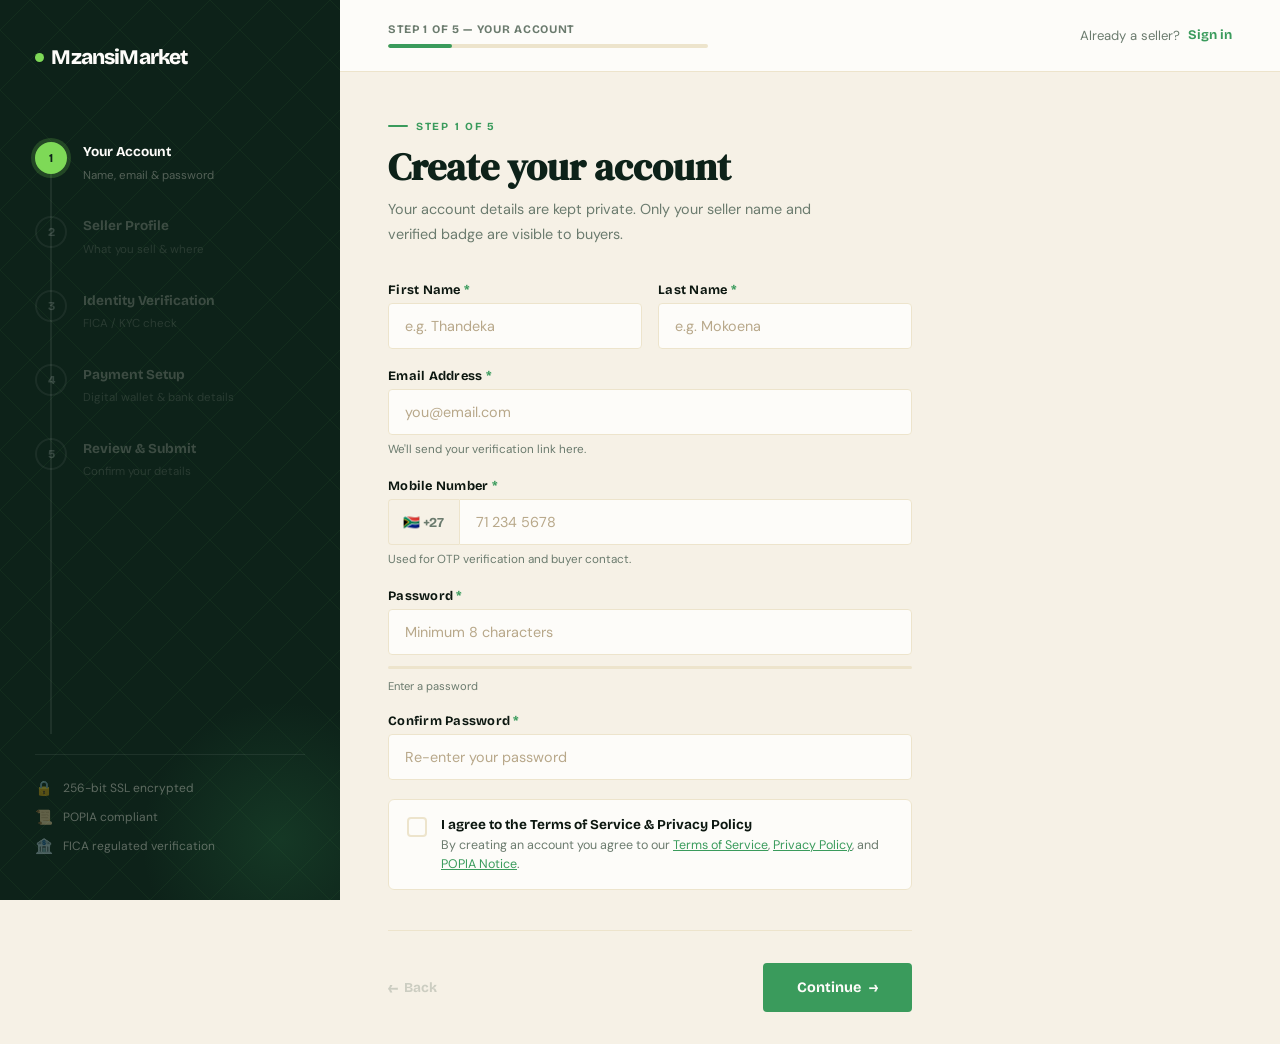
<file: Mzansimarket/onboarding.html>
<!DOCTYPE html>
<html lang="en">
<head>
<meta charset="UTF-8"/>
<meta name="viewport" content="width=device-width, initial-scale=1.0"/>
<title>MzansiMarket — Become a Seller</title>
<link rel="preconnect" href="https://fonts.googleapis.com">
<link href="https://fonts.googleapis.com/css2?family=Bricolage+Grotesque:opsz,wght@12..96,300;12..96,400;12..96,600;12..96,700;12..96,800&family=DM+Serif+Display:ital@0;1&family=DM+Sans:ital,wght@0,300;0,400;0,500;1,400&display=swap" rel="stylesheet">
<link rel="stylesheet" href="css/onboarding.css"/>

</head>
<body>

<div class="shell">

  <!-- ══════════════ LEFT PANEL ══════════════ -->
  <aside class="left-panel">
    <a href="mzansimarket.html" class="brand">
      <span class="brand-dot"></span>
      MzansiMarket
    </a>

    <ul class="steps-nav" id="stepsNav">
      <li class="step-nav-item active" data-step="1">
        <div class="step-nav-icon">1</div>
        <div class="step-nav-text">
          <span class="step-nav-label">Your Account</span>
          <span class="step-nav-sublabel">Name, email & password</span>
        </div>
      </li>
      <li class="step-nav-item" data-step="2">
        <div class="step-nav-icon">2</div>
        <div class="step-nav-text">
          <span class="step-nav-label">Seller Profile</span>
          <span class="step-nav-sublabel">What you sell & where</span>
        </div>
      </li>
      <li class="step-nav-item" data-step="3">
        <div class="step-nav-icon">3</div>
        <div class="step-nav-text">
          <span class="step-nav-label">Identity Verification</span>
          <span class="step-nav-sublabel">FICA / KYC check</span>
        </div>
      </li>
      <li class="step-nav-item" data-step="4">
        <div class="step-nav-icon">4</div>
        <div class="step-nav-text">
          <span class="step-nav-label">Payment Setup</span>
          <span class="step-nav-sublabel">Digital wallet & bank details</span>
        </div>
      </li>
      <li class="step-nav-item" data-step="5">
        <div class="step-nav-icon">5</div>
        <div class="step-nav-text">
          <span class="step-nav-label">Review & Submit</span>
          <span class="step-nav-sublabel">Confirm your details</span>
        </div>
      </li>
    </ul>

    <div class="trust-badges">
      <div class="trust-badge-item"><span class="trust-badge-icon">🔒</span> 256-bit SSL encrypted</div>
      <div class="trust-badge-item"><span class="trust-badge-icon">📜</span> POPIA compliant</div>
      <div class="trust-badge-item"><span class="trust-badge-icon">🏦</span> FICA regulated verification</div>
    </div>
  </aside>

  <!-- ══════════════ RIGHT PANEL ══════════════ -->
  <main class="right-panel">

    <!-- Mobile step bar -->
    <div class="mobile-step-bar" id="mobileStepBar">
      <div class="mobile-step-pip active" id="mob1"></div>
      <div class="mobile-step-pip" id="mob2"></div>
      <div class="mobile-step-pip" id="mob3"></div>
      <div class="mobile-step-pip" id="mob4"></div>
      <div class="mobile-step-pip" id="mob5"></div>
      <span class="mobile-step-label" id="mobileStepLabel">Step 1 of 5</span>
    </div>

    <!-- Top progress bar -->
    <div class="form-topbar">
      <div class="progress-wrap">
        <div class="progress-label" id="progressLabel">Step 1 of 5 — Your Account</div>
        <div class="progress-bar"><div class="progress-fill" id="progressFill" style="width:20%"></div></div>
      </div>
      <div class="topbar-right">
        Already a seller? <a href="#">Sign in</a>
      </div>
    </div>

    <!-- ── FORM BODY ── -->
    <div class="form-body">

      <!-- ═══ STEP 1: Account ═══ -->
      <div class="step-panel active" id="step1">
        <div class="step-eyebrow">Step 1 of 5</div>
        <h1 class="step-title">Create your account</h1>
        <p class="step-sub">Your account details are kept private. Only your seller name and verified badge are visible to buyers.</p>

        <div class="field-group">
          <div class="field-row">
            <div class="field">
              <label>First Name <span class="req">*</span></label>
              <input type="text" id="firstName" placeholder="e.g. Thandeka" autocomplete="given-name"/>
              <span class="field-error" id="firstName-err">Please enter your first name.</span>
            </div>
            <div class="field">
              <label>Last Name <span class="req">*</span></label>
              <input type="text" id="lastName" placeholder="e.g. Mokoena" autocomplete="family-name"/>
              <span class="field-error" id="lastName-err">Please enter your last name.</span>
            </div>
          </div>

          <div class="field">
            <label>Email Address <span class="req">*</span></label>
            <input type="email" id="email" placeholder="you@email.com" autocomplete="email"/>
            <span class="field-hint">We'll send your verification link here.</span>
            <span class="field-error" id="email-err">Please enter a valid email address.</span>
          </div>

          <div class="field">
            <label>Mobile Number <span class="req">*</span></label>
            <div class="phone-wrap">
              <div class="phone-prefix">🇿🇦 +27</div>
              <input type="tel" id="phone" placeholder="71 234 5678" autocomplete="tel"/>
            </div>
            <span class="field-hint">Used for OTP verification and buyer contact.</span>
            <span class="field-error" id="phone-err">Please enter a valid SA mobile number.</span>
          </div>

          <div class="field">
            <label>Password <span class="req">*</span></label>
            <input type="password" id="password" placeholder="Minimum 8 characters"/>
            <div class="pw-strength"><div class="pw-strength-fill" id="pwFill"></div></div>
            <div class="pw-strength-label" id="pwLabel">Enter a password</div>
            <span class="field-error" id="password-err">Password must be at least 8 characters.</span>
          </div>

          <div class="field">
            <label>Confirm Password <span class="req">*</span></label>
            <input type="password" id="confirmPw" placeholder="Re-enter your password"/>
            <span class="field-error" id="confirmPw-err">Passwords do not match.</span>
          </div>

          <div class="toggle-field" id="termsToggle" onclick="toggleCheck(this)">
            <div class="toggle-check" id="termsCheck"></div>
            <div class="toggle-text">
              <div class="toggle-label">I agree to the Terms of Service & Privacy Policy</div>
              <div class="toggle-sub">By creating an account you agree to our <a href="#" style="color:var(--leaf);text-decoration:underline;">Terms of Service</a>, <a href="#" style="color:var(--leaf);text-decoration:underline;">Privacy Policy</a>, and <a href="#" style="color:var(--leaf);text-decoration:underline;">POPIA Notice</a>.</div>
            </div>
          </div>
        </div>

        <div class="form-nav">
          <button class="btn-back" disabled><span class="btn-back-arrow">←</span> Back</button>
          <button class="btn-next" onclick="goNext(1)">Continue <span>→</span></button>
        </div>
      </div>

      <!-- ═══ STEP 2: Seller Profile ═══ -->
      <div class="step-panel" id="step2">
        <div class="step-eyebrow">Step 2 of 5</div>
        <h1 class="step-title">Set up your seller profile</h1>
        <p class="step-sub">This is what buyers will see. A complete profile builds trust and gets you more sales.</p>

        <div class="field-group">
          <div class="field">
            <label>Seller / Shop Name <span class="req">*</span></label>
            <input type="text" id="shopName" placeholder="e.g. Thandi's Closet or Sipho Electronics"/>
            <span class="field-hint">This name appears on all your listings and your verified badge.</span>
            <span class="field-error" id="shopName-err">Please enter a shop name.</span>
          </div>

          <div class="field">
            <label>Short Bio <span class="opt">(optional but recommended)</span></label>
            <textarea id="bio" placeholder="Tell buyers a little about what you sell and where you're based..."></textarea>
            <span class="field-hint">Max 200 characters. Shows on your public profile.</span>
          </div>

          <div class="field">
            <label>What do you sell? <span class="req">*</span> <span class="opt">Pick all that apply</span></label>
            <div class="card-grid card-grid-3" id="categoryGrid">
              <div class="selector-card" onclick="toggleCard(this,'category')"><div class="card-check">✓</div><div class="card-icon">👕</div><div><div class="card-label">Clothing & Fashion</div></div></div>
              <div class="selector-card" onclick="toggleCard(this,'category')"><div class="card-check">✓</div><div class="card-icon">📱</div><div><div class="card-label">Electronics</div></div></div>
              <div class="selector-card" onclick="toggleCard(this,'category')"><div class="card-check">✓</div><div class="card-icon">🪡</div><div><div class="card-label">Handmade & Crafts</div></div></div>
              <div class="selector-card" onclick="toggleCard(this,'category')"><div class="card-check">✓</div><div class="card-icon">🏠</div><div><div class="card-label">Home & Furniture</div></div></div>
              <div class="selector-card" onclick="toggleCard(this,'category')"><div class="card-check">✓</div><div class="card-icon">🍱</div><div><div class="card-label">Food & Groceries</div></div></div>
              <div class="selector-card" onclick="toggleCard(this,'category')"><div class="card-check">✓</div><div class="card-icon">📦</div><div><div class="card-label">Other / Mixed</div></div></div>
            </div>
            <span class="field-error" id="category-err">Please select at least one category.</span>
          </div>

          <div class="field-row">
            <div class="field">
              <label>Province <span class="req">*</span></label>
              <div class="select-wrap">
                <select id="province">
                  <option value="">Select province…</option>
                  <option>Gauteng</option>
                  <option>Western Cape</option>
                  <option>KwaZulu-Natal</option>
                  <option>Eastern Cape</option>
                  <option>Limpopo</option>
                  <option>Mpumalanga</option>
                  <option>North West</option>
                  <option>Free State</option>
                  <option>Northern Cape</option>
                </select>
              </div>
              <span class="field-error" id="province-err">Please select your province.</span>
            </div>
            <div class="field">
              <label>Township / Area <span class="req">*</span></label>
              <input type="text" id="township" placeholder="e.g. Soweto, Khayelitsha…"/>
              <span class="field-error" id="township-err">Please enter your area.</span>
            </div>
          </div>

          <div class="field">
            <label>Platform Language <span class="req">*</span></label>
            <div class="lang-grid" id="langGrid">
              <div class="lang-pill selected" onclick="selectLang(this)">English</div>
              <div class="lang-pill" onclick="selectLang(this)">isiZulu</div>
              <div class="lang-pill" onclick="selectLang(this)">Sesotho</div>
              <div class="lang-pill" onclick="selectLang(this)">Setswana</div>
              <div class="lang-pill" onclick="selectLang(this)">isiXhosa</div>
            </div>
          </div>

          <div class="field">
            <label>Profile Photo <span class="opt">(optional)</span></label>
            <div class="upload-zone" id="profilePhotoZone">
              <input type="file" accept="image/*" onchange="handleFileUpload(this,'profilePhotoPreview','profileFileName')"/>
              <div class="upload-icon">📸</div>
              <div class="upload-title">Upload a profile photo</div>
              <div class="upload-sub">JPG or PNG, max 5MB. Buyers trust sellers with a face.</div>
            </div>
            <div class="upload-preview" id="profilePhotoPreview">
              <span>📷</span>
              <span class="upload-preview-name" id="profileFileName"></span>
              <button class="upload-preview-remove" onclick="removeFile('profilePhotoPreview','profileFileName')">Remove</button>
            </div>
          </div>
        </div>

        <div class="form-nav">
          <button class="btn-back" onclick="goBack(2)"><span class="btn-back-arrow">←</span> Back</button>
          <button class="btn-next" onclick="goNext(2)">Continue <span>→</span></button>
        </div>
      </div>

      <!-- ═══ STEP 3: Identity Verification ═══ -->
      <div class="step-panel" id="step3">
        <div class="step-eyebrow">Step 3 of 5</div>
        <h1 class="step-title">Verify your identity</h1>
        <p class="step-sub">FICA verification gives your listings a trust badge. Verified sellers earn more — buyers feel safe spending more with someone they can confirm is real.</p>

        <div class="info-box">
          <span class="info-icon">ℹ️</span>
          <div class="info-text"><strong>Why we verify:</strong> South African law (FICA) requires identity checks for digital financial services. Your documents are encrypted, never sold, and used only for verification.</div>
        </div>

        <div class="field-group">
          <div class="field">
            <label>SA ID Number <span class="req">*</span></label>
            <input type="text" id="idNumber" placeholder="13-digit SA ID number" maxlength="13"/>
            <span class="field-hint">Your ID number is never shown publicly.</span>
            <span class="field-error" id="idNumber-err">Please enter a valid 13-digit SA ID number.</span>
          </div>

          <div class="field">
            <label>Date of Birth <span class="req">*</span></label>
            <input type="date" id="dob"/>
            <span class="field-hint">Must match your ID document.</span>
            <span class="field-error" id="dob-err">Please enter your date of birth.</span>
          </div>

          <div class="field">
            <label>Upload ID Documents <span class="req">*</span></label>
            <div class="id-upload-grid">
              <div class="id-upload-card" id="idFrontCard">
                <input type="file" accept="image/*,application/pdf" onchange="handleIDUpload(this,'idFrontCard','ID Front')"/>
                <div class="id-card-icon">🪪</div>
                <div class="id-card-title">SA ID — Front</div>
                <div class="id-card-sub">Photo, smartcard front, or passport</div>
                <div class="id-card-done">✓ Uploaded</div>
              </div>
              <div class="id-upload-card" id="idBackCard">
                <input type="file" accept="image/*,application/pdf" onchange="handleIDUpload(this,'idBackCard','ID Back')"/>
                <div class="id-card-icon">🪪</div>
                <div class="id-card-title">SA ID — Back</div>
                <div class="id-card-sub">Smartcard back (if applicable)</div>
                <div class="id-card-done">✓ Uploaded</div>
              </div>
            </div>
          </div>

          <div class="field">
            <label>Selfie with ID <span class="req">*</span></label>
            <div class="upload-zone" id="selfieZone">
              <input type="file" accept="image/*" capture="user" onchange="handleFileUpload(this,'selfiePreview','selfieFileName')"/>
              <div class="upload-icon">🤳</div>
              <div class="upload-title">Take a selfie holding your ID</div>
              <div class="upload-sub">Must clearly show your face and ID document. Good lighting helps.</div>
            </div>
            <div class="upload-preview" id="selfiePreview">
              <span>📷</span>
              <span class="upload-preview-name" id="selfieFileName"></span>
              <button class="upload-preview-remove" onclick="removeFile('selfiePreview','selfieFileName')">Remove</button>
            </div>
            <span class="field-error" id="selfie-err">Please upload a selfie with your ID.</span>
          </div>

          <div class="field">
            <label>Proof of Address <span class="opt">(optional but speeds up approval)</span></label>
            <div class="upload-zone">
              <input type="file" accept="image/*,application/pdf" onchange="handleFileUpload(this,'addressPreview','addressFileName')"/>
              <div class="upload-icon">📄</div>
              <div class="upload-title">Upload proof of address</div>
              <div class="upload-sub">Utility bill, bank statement, or letter not older than 3 months.</div>
            </div>
            <div class="upload-preview" id="addressPreview">
              <span>📄</span>
              <span class="upload-preview-name" id="addressFileName"></span>
              <button class="upload-preview-remove" onclick="removeFile('addressPreview','addressFileName')">Remove</button>
            </div>
          </div>
        </div>

        <div class="form-nav">
          <button class="btn-back" onclick="goBack(3)"><span class="btn-back-arrow">←</span> Back</button>
          <button class="btn-next" onclick="goNext(3)">Continue <span>→</span></button>
        </div>
      </div>

      <!-- ═══ STEP 4: Payment Setup ═══ -->
      <div class="step-panel" id="step4">
        <div class="step-eyebrow">Step 4 of 5</div>
        <h1 class="step-title">Set up your digital wallet</h1>
        <p class="step-sub">Buyers pay into your MzansiMarket wallet. Once a sale is confirmed, funds are released. Cash out anytime to your bank account or mobile money.</p>

        <div class="info-box">
          <span class="info-icon">💸</span>
          <div class="info-text"><strong>How payouts work:</strong> Sales go to your MzansiMarket wallet first. From there you can cash out to your bank (1–2 business days) or withdraw via mobile money instantly.</div>
        </div>

        <div class="field-group">
          <div class="field">
            <label>Payout Method <span class="req">*</span></label>
            <div class="card-grid card-grid-2" id="payoutGrid">
              <div class="selector-card selected" onclick="selectPayout(this,'bank')">
                <div class="card-check">✓</div>
                <div class="card-icon">🏦</div>
                <div>
                  <div class="card-label">Bank Account</div>
                  <div class="card-sublabel">EFT, 1–2 business days</div>
                </div>
              </div>
              <div class="selector-card" onclick="selectPayout(this,'mobile')">
                <div class="card-check">✓</div>
                <div class="card-icon">📲</div>
                <div>
                  <div class="card-label">Mobile Money</div>
                  <div class="card-sublabel">Instant — MTN, Vodacom</div>
                </div>
              </div>
            </div>
          </div>

          <!-- Bank fields -->
          <div id="bankFields">
            <div class="field-group">
              <div class="field">
                <label>Bank Name <span class="req">*</span></label>
                <div class="select-wrap">
                  <select id="bankName">
                    <option value="">Select your bank…</option>
                    <option>ABSA</option>
                    <option>Standard Bank</option>
                    <option>FNB / First National Bank</option>
                    <option>Nedbank</option>
                    <option>Capitec</option>
                    <option>African Bank</option>
                    <option>TymeBank</option>
                    <option>Discovery Bank</option>
                    <option>Other</option>
                  </select>
                </div>
              </div>
              <div class="field-row">
                <div class="field">
                  <label>Account Holder Name <span class="req">*</span></label>
                  <input type="text" id="accountName" placeholder="Full name on account"/>
                </div>
                <div class="field">
                  <label>Account Type <span class="req">*</span></label>
                  <div class="select-wrap">
                    <select id="accountType">
                      <option value="">Select…</option>
                      <option>Cheque / Current</option>
                      <option>Savings</option>
                      <option>Transmission</option>
                    </select>
                  </div>
                </div>
              </div>
              <div class="field">
                <label>Account Number <span class="req">*</span></label>
                <input type="text" id="accountNumber" placeholder="e.g. 1234567890"/>
                <span class="field-hint">Your account number is encrypted and never shown to buyers.</span>
              </div>
              <div class="field">
                <label>Branch Code <span class="req">*</span></label>
                <input type="text" id="branchCode" placeholder="e.g. 632005"/>
              </div>
            </div>
          </div>

          <!-- Mobile money fields (hidden by default) -->
          <div id="mobileFields" style="display:none;">
            <div class="field-group">
              <div class="field">
                <label>Mobile Money Provider <span class="req">*</span></label>
                <div class="card-grid card-grid-2">
                  <div class="selector-card" onclick="toggleCard(this,'provider')"><div class="card-check">✓</div><div class="card-icon">📶</div><div><div class="card-label">MTN MoMo</div></div></div>
                  <div class="selector-card" onclick="toggleCard(this,'provider')"><div class="card-check">✓</div><div class="card-icon">🔴</div><div><div class="card-label">Vodacom M-Pesa</div></div></div>
                </div>
              </div>
              <div class="field">
                <label>Mobile Money Number <span class="req">*</span></label>
                <div class="phone-wrap">
                  <div class="phone-prefix">🇿🇦 +27</div>
                  <input type="tel" placeholder="71 234 5678"/>
                </div>
              </div>
            </div>
          </div>

          <div class="warn-box">
            <span style="font-size:1rem;flex-shrink:0;margin-top:0.05rem;">⚠️</span>
            <div class="warn-text"><strong>Double-check your banking details.</strong> Incorrect account numbers may result in failed payouts. We're not able to reverse transfers to incorrect accounts.</div>
          </div>

          <div class="toggle-field" onclick="toggleCheck(this)">
            <div class="toggle-check"></div>
            <div class="toggle-text">
              <div class="toggle-label">I confirm these banking details are correct and belong to me</div>
              <div class="toggle-sub">False banking details may result in account suspension and legal action.</div>
            </div>
          </div>
        </div>

        <div class="form-nav">
          <button class="btn-back" onclick="goBack(4)"><span class="btn-back-arrow">←</span> Back</button>
          <button class="btn-next" onclick="goNext(4)">Review Application <span>→</span></button>
        </div>
      </div>

      <!-- ═══ STEP 5: Review ═══ -->
      <div class="step-panel" id="step5">
        <div class="step-eyebrow">Step 5 of 5</div>
        <h1 class="step-title">Review your application</h1>
        <p class="step-sub">Everything look right? Once you submit, our team will review your identity documents within 24 hours.</p>

        <div class="review-card">
          <div class="review-section-title">
            Account Details
            <button class="review-edit" onclick="goToStep(1)">Edit</button>
          </div>
          <div class="review-rows">
            <div class="review-row">
              <span class="review-key">Full Name</span>
              <span class="review-val" id="rev-name">—</span>
            </div>
            <div class="review-row">
              <span class="review-key">Email</span>
              <span class="review-val" id="rev-email">—</span>
            </div>
            <div class="review-row">
              <span class="review-key">Mobile</span>
              <span class="review-val" id="rev-phone">—</span>
            </div>
          </div>
        </div>

        <div class="review-card">
          <div class="review-section-title">
            Seller Profile
            <button class="review-edit" onclick="goToStep(2)">Edit</button>
          </div>
          <div class="review-rows">
            <div class="review-row">
              <span class="review-key">Shop Name</span>
              <span class="review-val" id="rev-shop">—</span>
            </div>
            <div class="review-row">
              <span class="review-key">Location</span>
              <span class="review-val" id="rev-location">—</span>
            </div>
            <div class="review-row">
              <span class="review-key">Categories</span>
              <span class="review-val" id="rev-categories">—</span>
            </div>
            <div class="review-row">
              <span class="review-key">Language</span>
              <span class="review-val" id="rev-lang">English</span>
            </div>
          </div>
        </div>

        <div class="review-card">
          <div class="review-section-title">
            Identity Verification
            <button class="review-edit" onclick="goToStep(3)">Edit</button>
          </div>
          <div class="review-rows">
            <div class="review-row">
              <span class="review-key">SA ID Number</span>
              <span class="review-val" id="rev-id">—</span>
            </div>
            <div class="review-row">
              <span class="review-key">Documents</span>
              <span class="review-val"><span class="review-badge">📋 3 files uploaded</span></span>
            </div>
            <div class="review-row">
              <span class="review-key">Verification Status</span>
              <span class="review-val"><span class="review-badge" style="background:#FFF9E6;border-color:rgba(212,160,23,0.3);color:#7A5A00;">⏳ Pending review (24 hrs)</span></span>
            </div>
          </div>
        </div>

        <div class="review-card">
          <div class="review-section-title">
            Payment Setup
            <button class="review-edit" onclick="goToStep(4)">Edit</button>
          </div>
          <div class="review-rows">
            <div class="review-row">
              <span class="review-key">Payout Method</span>
              <span class="review-val" id="rev-payout">Bank Account</span>
            </div>
            <div class="review-row">
              <span class="review-key">Bank</span>
              <span class="review-val" id="rev-bank">—</span>
            </div>
            <div class="review-row">
              <span class="review-key">Account</span>
              <span class="review-val" id="rev-account">—</span>
            </div>
          </div>
        </div>

        <div class="form-nav">
          <button class="btn-back" onclick="goBack(5)"><span class="btn-back-arrow">←</span> Back</button>
          <button class="btn-next btn-submit" onclick="submitForm()">Submit Application ✓</button>
        </div>
      </div>

      <!-- ═══ STEP 6: Success ═══ -->
      <div class="step-panel" id="step6">
        <div class="success-screen">
          <div class="success-icon-wrap">🎉</div>
          <h1 class="success-title">Application submitted!</h1>
          <p class="success-sub">Welcome to MzansiMarket. Our team will review your documents within 24 hours. Here's what happens next:</p>
          <ul class="success-steps">
            <li class="success-step">
              <div class="success-step-icon">📧</div>
              <div class="success-step-text"><strong>Check your email</strong><br>We've sent a verification link to confirm your email address.</div>
            </li>
            <li class="success-step">
              <div class="success-step-icon">🪪</div>
              <div class="success-step-text"><strong>ID review (24 hrs)</strong><br>Our team will verify your FICA documents and activate your trust badge.</div>
            </li>
            <li class="success-step">
              <div class="success-step-icon">📸</div>
              <div class="success-step-text"><strong>Post your first listing</strong><br>Once verified, you can list items immediately and start selling.</div>
            </li>
            <li class="success-step">
              <div class="success-step-icon">💸</div>
              <div class="success-step-text"><strong>Get paid securely</strong><br>Every sale is escrow-protected. Funds arrive in your wallet on confirmation.</div>
            </li>
          </ul>
          <button class="btn-next" onclick="window.location.href='mzansimarket.html'" style="font-size:1rem;padding:1rem 2.5rem;">
            Go to Homepage
          </button>
        </div>
      </div>

    </div><!-- /form-body -->
  </main>
</div>

<script src="app.js"></script>
<script>
// ══════════════════════════════════════
// STATE
// ══════════════════════════════════════
let currentStep = 1;
const totalSteps = 5;
let selectedPayout = 'bank';

const stepLabels = [
  '', // index 0 unused
  'Your Account',
  'Seller Profile',
  'Identity Verification',
  'Payment Setup',
  'Review & Submit'
];

// ══════════════════════════════════════
// NAVIGATION
// ══════════════════════════════════════
function goNext(fromStep) {
  if (!validateStep(fromStep)) return;
  if (fromStep === totalSteps) { submitForm(); return; }
  goToStep(fromStep + 1);
}

function goBack(fromStep) {
  goToStep(fromStep - 1, true);
}

function goToStep(n, isBack = false) {
  const prev = document.getElementById('step' + currentStep);
  const next = document.getElementById('step' + n);
  if (!next) return;

  prev.classList.remove('active');
  next.classList.remove('back');
  if (isBack) next.classList.add('back');
  next.classList.add('active');

  if (n > currentStep) {
    // Mark previous as done
    updateStepNav(currentStep, 'done');
  } else {
    // Going back — un-done the current
    updateStepNav(currentStep, '');
  }
  currentStep = n;
  updateStepNav(currentStep, 'active');
  updateProgress(n);
  if (n === 5) populateReview();
  window.scrollTo({ top: 0, behavior: 'smooth' });
}

function updateStepNav(n, state) {
  const item = document.querySelector(`[data-step="${n}"]`);
  if (!item) return;
  item.classList.remove('active', 'done');
  if (state) item.classList.add(state);
  if (state === 'done') {
    item.querySelector('.step-nav-icon').innerHTML = '✓';
  } else {
    item.querySelector('.step-nav-icon').innerHTML = n;
  }
}

function updateProgress(n) {
  const pct = (n / totalSteps) * 100;
  document.getElementById('progressFill').style.width = pct + '%';
  document.getElementById('progressLabel').textContent =
    `Step ${n} of ${totalSteps} — ${stepLabels[n]}`;

  // Mobile pips
  for (let i = 1; i <= totalSteps; i++) {
    const pip = document.getElementById('mob' + i);
    if (!pip) continue;
    pip.classList.remove('active', 'done');
    if (i === n) pip.classList.add('active');
    else if (i < n) pip.classList.add('done');
  }
  const lbl = document.getElementById('mobileStepLabel');
  if (lbl) lbl.textContent = `Step ${n} of ${totalSteps}`;
}

// ══════════════════════════════════════
// VALIDATION
// ══════════════════════════════════════
function validateStep(step) {
  let valid = true;

  if (step === 1) {
    valid &= requireField('firstName', 'firstName-err', v => v.trim().length > 0);
    valid &= requireField('lastName',  'lastName-err',  v => v.trim().length > 0);
    valid &= requireField('email',     'email-err',     v => /^[^\s@]+@[^\s@]+\.[^\s@]+$/.test(v));
    valid &= requireField('phone',     'phone-err',     v => /^\d{9,10}$/.test(v.replace(/\s/g,'')));
    valid &= requireField('password',  'password-err',  v => v.length >= 8);

    const pw  = document.getElementById('password').value;
    const cpw = document.getElementById('confirmPw').value;
    if (pw !== cpw) {
      showErr('confirmPw', 'confirmPw-err');
      valid = false;
    } else hideErr('confirmPw', 'confirmPw-err');

    if (!document.getElementById('termsToggle').classList.contains('checked')) {
      alert('Please accept the Terms of Service to continue.');
      valid = false;
    }
  }

  if (step === 2) {
    valid &= requireField('shopName', 'shopName-err', v => v.trim().length > 0);
    valid &= requireField('province', 'province-err', v => v !== '');
    valid &= requireField('township', 'township-err', v => v.trim().length > 0);
    const anyCategory = document.querySelectorAll('#categoryGrid .selector-card.selected').length > 0;
    if (!anyCategory) {
      document.getElementById('category-err').classList.add('show');
      valid = false;
    } else document.getElementById('category-err').classList.remove('show');
  }

  if (step === 3) {
    valid &= requireField('idNumber', 'idNumber-err', v => /^\d{13}$/.test(v));
    valid &= requireField('dob', 'dob-err', v => v !== '');
  }

  return !!valid;
}

function requireField(id, errId, test) {
  const el = document.getElementById(id);
  const val = el ? el.value : '';
  if (!test(val)) { showErr(id, errId); return false; }
  hideErr(id, errId); return true;
}
function showErr(id, errId) {
  const el = document.getElementById(id);
  const err = document.getElementById(errId);
  if (el)  el.classList.add('error');
  if (err) err.classList.add('show');
}
function hideErr(id, errId) {
  const el = document.getElementById(id);
  const err = document.getElementById(errId);
  if (el)  el.classList.remove('error');
  if (err) err.classList.remove('show');
}

// Live clear errors on input
document.querySelectorAll('input, select, textarea').forEach(el => {
  el.addEventListener('input', () => {
    el.classList.remove('error');
    const errEl = document.getElementById(el.id + '-err');
    if (errEl) errEl.classList.remove('show');
  });
});

// ══════════════════════════════════════
// TOGGLE / SELECTOR HELPERS
// ══════════════════════════════════════
function toggleCard(el, group) {
  el.classList.toggle('selected');
}

function selectLang(el) {
  document.querySelectorAll('.lang-pill').forEach(p => p.classList.remove('selected'));
  el.classList.add('selected');
}

function toggleCheck(el) {
  el.classList.toggle('checked');
  const check = el.querySelector('.toggle-check');
  if (check) check.innerHTML = el.classList.contains('checked') ? '✓' : '';
}

function selectPayout(el, type) {
  selectedPayout = type;
  document.querySelectorAll('#payoutGrid .selector-card').forEach(c => c.classList.remove('selected'));
  el.classList.add('selected');
  document.getElementById('bankFields').style.display   = type === 'bank'   ? 'block' : 'none';
  document.getElementById('mobileFields').style.display = type === 'mobile' ? 'block' : 'none';
}

// ══════════════════════════════════════
// FILE UPLOADS
// ══════════════════════════════════════
function handleFileUpload(input, previewId, nameId) {
  if (!input.files || !input.files[0]) return;
  const file = input.files[0];
  const preview = document.getElementById(previewId);
  const nameEl  = document.getElementById(nameId);
  if (preview) preview.classList.add('show');
  if (nameEl)  nameEl.textContent = file.name;
}

function removeFile(previewId, nameId) {
  const preview = document.getElementById(previewId);
  const nameEl  = document.getElementById(nameId);
  if (preview) preview.classList.remove('show');
  if (nameEl)  nameEl.textContent = '';
}

function handleIDUpload(input, cardId) {
  if (!input.files || !input.files[0]) return;
  document.getElementById(cardId).classList.add('uploaded');
}

// ══════════════════════════════════════
// PASSWORD STRENGTH
// ══════════════════════════════════════
document.getElementById('password').addEventListener('input', function() {
  const v = this.value;
  const fill = document.getElementById('pwFill');
  const lbl  = document.getElementById('pwLabel');
  let score = 0;
  if (v.length >= 8)  score++;
  if (v.length >= 12) score++;
  if (/[A-Z]/.test(v)) score++;
  if (/[0-9]/.test(v)) score++;
  if (/[^A-Za-z0-9]/.test(v)) score++;

  const levels = [
    { w:'0%',   bg:'transparent', txt:'Enter a password' },
    { w:'25%',  bg:'#D94040',     txt:'Weak' },
    { w:'50%',  bg:'#E8B84B',     txt:'Fair' },
    { w:'75%',  bg:'#D4A017',     txt:'Good' },
    { w:'100%', bg:'#3A9B5C',     txt:'Strong ✓' },
  ];
  const lvl = Math.min(score, 4);
  fill.style.width      = levels[lvl].w;
  fill.style.background = levels[lvl].bg;
  lbl.textContent       = levels[lvl].txt;
  lbl.style.color       = levels[lvl].bg;
});

// ══════════════════════════════════════
// REVIEW POPULATION
// ══════════════════════════════════════
function populateReview() {
  const g = id => (document.getElementById(id) || {}).value || '—';

  document.getElementById('rev-name').textContent =
    [g('firstName'), g('lastName')].filter(v => v !== '—').join(' ') || '—';
  document.getElementById('rev-email').textContent    = g('email');
  document.getElementById('rev-phone').textContent    = '+27 ' + g('phone');
  document.getElementById('rev-shop').textContent     = g('shopName');
  document.getElementById('rev-location').textContent =
    [g('township'), g('province')].filter(v => v !== '—').join(', ') || '—';

  const cats = [...document.querySelectorAll('#categoryGrid .selector-card.selected')]
    .map(c => c.querySelector('.card-label').textContent);
  document.getElementById('rev-categories').textContent = cats.length ? cats.join(', ') : '—';

  const lang = document.querySelector('.lang-pill.selected');
  document.getElementById('rev-lang').textContent = lang ? lang.textContent : 'English';

  const idNum = g('idNumber');
  document.getElementById('rev-id').textContent = idNum !== '—'
    ? idNum.slice(0, 6) + '·······' : '—';

  document.getElementById('rev-payout').textContent = selectedPayout === 'bank' ? 'Bank Account' : 'Mobile Money';
  document.getElementById('rev-bank').textContent    = g('bankName');

  const acc = g('accountNumber');
  document.getElementById('rev-account').textContent = acc !== '—'
    ? '····' + acc.slice(-4) : '—';
}

// ══════════════════════════════════════
// SUBMIT
// ══════════════════════════════════════
async function submitForm() {
const payload = {
    first_name: document.getElementById('firstName').value,
    last_name:  document.getElementById('lastName').value,
    email:      document.getElementById('email').value,
    password:   document.getElementById('password').value,
    phone:      document.getElementById('phone').value,
    role:       'seller',
    shop_name:  document.getElementById('shopName').value,
    province:   document.getElementById('province').value,
    township:   document.getElementById('township').value,
  };

  const res  = await fetch(`${API}/auth.php?action=register`, {
    method:  'POST',
    headers: { 'Content-Type': 'application/json' },
    body:    JSON.stringify(payload),
  });
  const json = await res.json();

  if (json.success) {
    localStorage.setItem('mz_token', json.data.token);
    goToStep(6); // show success screen
  } else {
    alert(json.message);
  }
}

// Nav scroll
window.addEventListener('scroll', () => {
  // nothing needed — topbar is sticky within the right panel
});

// Init
updateStepNav(1, 'active');
</script>
</body>
</html>
</file>
<file: Mzansimarket/css/index.css>
/* ═══════════════════════════════════════
   TOKENS
═══════════════════════════════════════ */
:root {
  --ink:       #0D1410;
  --forest:    #0E2318;
  --moss:      #1A3D28;
  --canopy:    #246640;
  --leaf:      #3A9B5C;
  --lime:      #7ED957;
  --cream:     #F7F2E8;
  --parchment: #EDE5D0;
  --gold:      #D4A017;
  --amber:     #E8B84B;
  --rust:      #C45E2A;
  --white:     #FDFCF9;
  --muted:     #6B7B6E;
  --line:      rgba(58,155,92,0.15);
 
  --r0: 0px;
  --r1: 4px;
  --r2: 10px;
 
  --shadow-sm: 0 2px 12px rgba(13,20,16,0.08);
  --shadow-md: 0 8px 32px rgba(13,20,16,0.14);
  --shadow-lg: 0 24px 64px rgba(13,20,16,0.18);
}
 
/* ═══════════════════════════════════════
   RESET & BASE
═══════════════════════════════════════ */
*, *::before, *::after { box-sizing: border-box; margin: 0; padding: 0; }
html { scroll-behavior: smooth; font-size: 16px; }
body {
  font-family: 'DM Sans', sans-serif;
  background: var(--cream);
  color: var(--ink);
  overflow-x: hidden;
  -webkit-font-smoothing: antialiased;
}
img { display: block; max-width: 100%; }
a { text-decoration: none; color: inherit; }
button { cursor: pointer; font-family: inherit; border: none; }
 
/* ═══════════════════════════════════════
   TYPOGRAPHY HELPERS
═══════════════════════════════════════ */
.display {
  font-family: 'DM Serif Display', Georgia, serif;
  line-height: 1.0;
  letter-spacing: -0.02em;
}
.display-italic {
  font-family: 'DM Serif Display', Georgia, serif;
  font-style: italic;
  line-height: 1.0;
}
.heading {
  font-family: 'Bricolage Grotesque', sans-serif;
  font-weight: 700;
  letter-spacing: -0.03em;
  line-height: 1.1;
}
.overline {
  font-family: 'Bricolage Grotesque', sans-serif;
  font-size: 0.68rem;
  font-weight: 700;
  letter-spacing: 0.18em;
  text-transform: uppercase;
}
.body-sm { font-size: 0.875rem; line-height: 1.7; }
.body-md { font-size: 1rem; line-height: 1.75; }
 
/* ═══════════════════════════════════════
   LAYOUT
═══════════════════════════════════════ */
.container { max-width: 1160px; margin: 0 auto; padding: 0 2rem; }
.container-wide { max-width: 1380px; margin: 0 auto; padding: 0 2rem; }
.section { padding: 7rem 0; }
.section-sm { padding: 4rem 0; }
 
/* ═══════════════════════════════════════
   BUTTONS
═══════════════════════════════════════ */
.btn {
  display: inline-flex; align-items: center; gap: 0.5rem;
  font-family: 'Bricolage Grotesque', sans-serif;
  font-weight: 700; font-size: 0.875rem;
  letter-spacing: 0.02em;
  padding: 0.85rem 1.8rem;
  transition: all 0.2s;
  white-space: nowrap;
}
.btn-green {
  background: var(--leaf); color: var(--white);
  border: 2px solid var(--leaf);
}
.btn-green:hover { background: var(--canopy); border-color: var(--canopy); transform: translateY(-1px); box-shadow: 0 6px 20px rgba(58,155,92,0.35); }
.btn-outline-dark {
  background: transparent; color: var(--ink);
  border: 2px solid var(--ink);
}
.btn-outline-dark:hover { background: var(--ink); color: var(--white); }
.btn-outline-white {
  background: transparent; color: var(--white);
  border: 2px solid rgba(255,255,255,0.4);
}
.btn-outline-white:hover { background: rgba(255,255,255,0.1); border-color: white; }
.btn-white {
  background: var(--white); color: var(--forest);
  border: 2px solid var(--white);
}
.btn-white:hover { background: var(--cream); transform: translateY(-1px); }
.btn-gold {
  background: var(--amber); color: var(--ink);
  border: 2px solid var(--amber);
}
.btn-gold:hover { background: var(--gold); border-color: var(--gold); transform: translateY(-1px); }
 
/* ═══════════════════════════════════════
   NAV
═══════════════════════════════════════ */
#nav {
  position: fixed; top: 0; left: 0; right: 0; z-index: 999;
  background: rgba(247,242,232,0.92);
  backdrop-filter: blur(20px) saturate(160%);
  border-bottom: 1px solid var(--line);
  transition: box-shadow 0.3s;
}
#nav.scrolled { box-shadow: var(--shadow-sm); }
.nav-inner {
  display: flex; align-items: center; justify-content: space-between;
  height: 68px; padding: 0 2.5rem;
  max-width: 1380px; margin: 0 auto;
}
.nav-logo {
  font-family: 'Bricolage Grotesque', sans-serif;
  font-weight: 800; font-size: 1.35rem;
  color: var(--forest); letter-spacing: -0.04em;
  display: flex; align-items: center; gap: 0.4rem;
}
.nav-logo-dot {
  width: 8px; height: 8px; border-radius: 50%;
  background: var(--leaf);
  display: inline-block;
}
.nav-links {
  display: flex; align-items: center; gap: 0.25rem; list-style: none;
}
.nav-links a {
  font-family: 'Bricolage Grotesque', sans-serif;
  font-size: 0.875rem; font-weight: 500;
  color: var(--muted); padding: 0.4rem 0.9rem;
  border-radius: var(--r1);
  transition: color 0.2s, background 0.2s;
}
.nav-links a:hover { color: var(--forest); background: rgba(58,155,92,0.08); }
.nav-right { display: flex; align-items: center; gap: 1rem; }
.nav-login {
  font-family: 'Bricolage Grotesque', sans-serif;
  font-size: 0.875rem; font-weight: 600;
  color: var(--forest); padding: 0.4rem 1rem;
}
.nav-login:hover { color: var(--leaf); }
.hamburger { display: none; flex-direction: column; gap: 5px; padding: 8px; }
.hamburger span { display: block; width: 22px; height: 2px; background: var(--forest); border-radius: 2px; transition: all 0.3s; }
 
/* ═══════════════════════════════════════
   HERO
═══════════════════════════════════════ */
#hero {
  background: var(--forest);
  min-height: 100vh;
  display: flex; flex-direction: column; justify-content: flex-end;
  padding-top: 68px;
  position: relative; overflow: hidden;
}
.hero-bg-pattern {
  position: absolute; inset: 0; z-index: 0;
  background:
    radial-gradient(ellipse 80% 60% at 65% 30%, rgba(58,155,92,0.18) 0%, transparent 65%),
    radial-gradient(ellipse 50% 50% at 10% 80%, rgba(212,160,23,0.1) 0%, transparent 55%),
    radial-gradient(ellipse 40% 60% at 90% 90%, rgba(196,94,42,0.08) 0%, transparent 55%);
}
/* Tessellated background */
.hero-bg-pattern::after {
  content: '';
  position: absolute; inset: 0;
  background-image: url("data:image/svg+xml,%3Csvg xmlns='http://www.w3.org/2000/svg' width='80' height='80'%3E%3Cpath d='M0 40 L40 0 L80 40 L40 80 Z' fill='none' stroke='rgba(58,155,92,0.06)' stroke-width='1'/%3E%3C/svg%3E");
  background-size: 80px 80px;
}
.hero-inner {
  position: relative; z-index: 1;
  display: grid; grid-template-columns: 1fr 420px;
  gap: 4rem; align-items: end;
  max-width: 1380px; margin: 0 auto;
  padding: 6rem 2.5rem 5rem;
}
.hero-headline {
  font-size: clamp(3.2rem, 6vw, 6rem);
  color: var(--white);
  margin-bottom: 1.8rem;
}
.hero-headline .accent { color: var(--lime); }
.hero-sub {
  font-size: 1.15rem; color: rgba(247,242,232,0.65);
  line-height: 1.75; max-width: 52ch; margin-bottom: 2.5rem;
}
.hero-actions { display: flex; gap: 1rem; flex-wrap: wrap; margin-bottom: 3.5rem; }
.hero-trust {
  display: flex; align-items: center; gap: 1.5rem;
  padding: 1.2rem 1.5rem;
  background: rgba(255,255,255,0.05);
  border: 1px solid rgba(255,255,255,0.1);
  border-radius: var(--r2);
  backdrop-filter: blur(8px);
}
.hero-trust-item {
  display: flex; align-items: center; gap: 0.5rem;
}
.hero-trust-dot {
  width: 6px; height: 6px; border-radius: 50%; background: var(--lime);
}
.hero-trust-text {
  font-size: 0.78rem; color: rgba(247,242,232,0.6);
  font-family: 'Bricolage Grotesque', sans-serif; font-weight: 500;
}
.hero-divider { width: 1px; height: 28px; background: rgba(255,255,255,0.12); }
 
/* Hero app card */
.hero-app-card {
  background: var(--white); border-radius: 20px;
  box-shadow: var(--shadow-lg);
  overflow: hidden;
  align-self: stretch;
  display: flex; flex-direction: column;
  min-height: 480px;
}
.app-header {
  background: var(--moss); padding: 1.5rem;
  display: flex; align-items: center; justify-content: space-between;
}
.app-header-title {
  font-family: 'Bricolage Grotesque', sans-serif;
  font-weight: 700; font-size: 0.95rem; color: var(--white);
}
.app-verified {
  display: flex; align-items: center; gap: 0.35rem;
  background: rgba(126,217,87,0.2); border: 1px solid rgba(126,217,87,0.4);
  padding: 0.25rem 0.6rem; border-radius: 20px;
  font-family: 'Bricolage Grotesque', sans-serif;
  font-size: 0.65rem; font-weight: 700; color: var(--lime);
  letter-spacing: 0.05em; text-transform: uppercase;
}
.app-verified::before { content: '✓'; }
.app-body { padding: 1.5rem; flex: 1; display: flex; flex-direction: column; gap: 1rem; }
.app-listing {
  display: flex; align-items: center; gap: 1rem;
  padding: 0.9rem; border-radius: var(--r2);
  border: 1.5px solid var(--parchment);
  transition: border-color 0.2s, box-shadow 0.2s;
  cursor: pointer;
}
.app-listing:hover { border-color: var(--leaf); box-shadow: 0 0 0 3px rgba(58,155,92,0.1); }
.app-listing-thumb {
  width: 52px; height: 52px; border-radius: var(--r1);
  flex-shrink: 0; display: flex; align-items: center; justify-content: center;
  font-size: 1.5rem;
}
.app-listing-thumb.orange { background: #FFF0E8; }
.app-listing-thumb.blue   { background: #E8F0FF; }
.app-listing-thumb.green  { background: #EAFFF0; }
.app-listing-info { flex: 1; min-width: 0; }
.app-listing-name {
  font-family: 'Bricolage Grotesque', sans-serif;
  font-size: 0.85rem; font-weight: 700; color: var(--ink);
  margin-bottom: 0.15rem; white-space: nowrap; overflow: hidden; text-overflow: ellipsis;
}
.app-listing-meta { font-size: 0.72rem; color: var(--muted); }
.app-listing-price {
  font-family: 'Bricolage Grotesque', sans-serif;
  font-size: 1rem; font-weight: 800; color: var(--canopy);
}
.app-escrow-badge {
  display: flex; align-items: center; gap: 0.5rem;
  background: #EAFFF0; border: 1px solid rgba(58,155,92,0.25);
  border-radius: var(--r1); padding: 0.8rem 1rem; margin-top: auto;
}
.app-escrow-icon { font-size: 1.1rem; }
.app-escrow-label { font-size: 0.75rem; color: var(--canopy); font-weight: 600; font-family: 'Bricolage Grotesque', sans-serif; }
.app-escrow-sub { font-size: 0.67rem; color: var(--muted); }
.app-footer {
  padding: 1rem 1.5rem;
  display: flex; gap: 0.6rem;
}
.app-btn-buy {
  flex: 1; background: var(--leaf); color: var(--white);
  border: none; border-radius: var(--r1); padding: 0.8rem;
  font-family: 'Bricolage Grotesque', sans-serif;
  font-weight: 700; font-size: 0.82rem; cursor: pointer;
  transition: background 0.2s;
}
.app-btn-buy:hover { background: var(--canopy); }
.app-btn-msg {
  flex: 0 0 auto; background: var(--parchment); color: var(--ink);
  border: none; border-radius: var(--r1); padding: 0.8rem 1rem;
  font-size: 1rem; cursor: pointer;
}
 
/* Hero scroll cue */
.hero-scroll {
  position: relative; z-index: 1;
  text-align: center; padding-bottom: 2rem;
  animation: bounce 2s infinite;
}
.hero-scroll-icon { font-size: 1.2rem; color: rgba(247,242,232,0.3); }
@keyframes bounce {
  0%,100% { transform: translateY(0); }
  50% { transform: translateY(6px); }
}
 
/* ═══════════════════════════════════════
   TICKER
═══════════════════════════════════════ */
.ticker-bar {
  background: var(--lime); overflow: hidden;
  height: 42px; display: flex; align-items: center;
}
.ticker-track {
  display: flex; gap: 0; white-space: nowrap;
  animation: ticker 28s linear infinite;
}
.ticker-item {
  display: inline-flex; align-items: center; gap: 0.6rem;
  padding: 0 2rem;
  font-family: 'Bricolage Grotesque', sans-serif;
  font-size: 0.78rem; font-weight: 700; color: var(--forest);
  letter-spacing: 0.04em; text-transform: uppercase;
}
.ticker-dot { width: 5px; height: 5px; border-radius: 50%; background: var(--forest); opacity: 0.4; }
@keyframes ticker {
  from { transform: translateX(0); }
  to   { transform: translateX(-50%); }
}
 
/* ═══════════════════════════════════════
   STATS BAR
═══════════════════════════════════════ */
#stats {
  background: var(--ink);
  padding: 4rem 0;
}
.stats-grid {
  display: grid; grid-template-columns: repeat(4, 1fr);
  divide-x: 1px solid rgba(255,255,255,0.08);
}
.stat-item {
  text-align: center; padding: 1.5rem 2rem;
  border-right: 1px solid rgba(255,255,255,0.06);
}
.stat-item:last-child { border-right: none; }
.stat-num {
  font-family: 'DM Serif Display', serif;
  font-size: 3rem; color: var(--lime);
  line-height: 1; margin-bottom: 0.4rem;
}
.stat-label { font-size: 0.82rem; color: rgba(247,242,232,0.45); line-height: 1.5; }
 
/* ═══════════════════════════════════════
   PROBLEM SECTION
═══════════════════════════════════════ */
#problem { background: var(--cream); }
.problem-layout {
  display: grid; grid-template-columns: 1fr 1fr; gap: 5rem; align-items: center;
}
.problem-text .overline { color: var(--rust); margin-bottom: 1rem; display: block; }
.problem-text h2 {
  font-size: clamp(2rem, 3.5vw, 3rem);
  color: var(--forest); margin-bottom: 1.4rem;
}
.problem-text p { color: var(--muted); line-height: 1.8; margin-bottom: 2rem; font-size: 1rem; }
.pain-list { display: flex; flex-direction: column; gap: 1rem; }
.pain-item {
  display: flex; gap: 1rem; align-items: flex-start;
  padding: 1.2rem 1.4rem;
  background: var(--white); border-radius: var(--r2);
  border: 1.5px solid var(--parchment);
  box-shadow: var(--shadow-sm);
  transition: border-color 0.2s, box-shadow 0.2s;
}
.pain-item:hover { border-color: rgba(196,94,42,0.25); box-shadow: var(--shadow-md); }
.pain-icon {
  width: 40px; height: 40px; border-radius: var(--r1);
  flex-shrink: 0; display: flex; align-items: center; justify-content: center;
  font-size: 1.1rem; background: #FFF5F0;
}
.pain-item h4 {
  font-family: 'Bricolage Grotesque', sans-serif;
  font-size: 0.9rem; font-weight: 700; color: var(--ink); margin-bottom: 0.25rem;
}
.pain-item p { font-size: 0.82rem; color: var(--muted); line-height: 1.6; }
/* Impact panel */
.impact-panel {
  background: var(--forest); border-radius: 20px;
  padding: 2.5rem; color: var(--cream);
  position: relative; overflow: hidden;
}
.impact-panel::before {
  content: '';
  position: absolute; top: -40px; right: -40px;
  width: 200px; height: 200px; border-radius: 50%;
  background: radial-gradient(circle, rgba(126,217,87,0.12) 0%, transparent 70%);
}
.impact-panel .overline { color: var(--lime); margin-bottom: 1.5rem; display: block; }
.impact-panel h3 {
  font-family: 'DM Serif Display', serif;
  font-size: 2rem; margin-bottom: 0.8rem; color: var(--white);
}
.impact-panel p { font-size: 0.9rem; color: rgba(247,242,232,0.6); line-height: 1.7; margin-bottom: 2rem; }
.impact-metrics { display: flex; flex-direction: column; gap: 1rem; }
.impact-metric {
  display: flex; align-items: center; justify-content: space-between;
  padding: 0.8rem 0; border-bottom: 1px solid rgba(255,255,255,0.07);
}
.impact-metric:last-child { border-bottom: none; }
.impact-label { font-size: 0.8rem; color: rgba(247,242,232,0.55); }
.impact-value {
  font-family: 'Bricolage Grotesque', sans-serif;
  font-size: 1.1rem; font-weight: 800; color: var(--lime);
}
.impact-source { font-size: 0.7rem; color: rgba(247,242,232,0.25); margin-top: 1.5rem; font-style: italic; }
 
/* ═══════════════════════════════════════
   HOW IT WORKS
═══════════════════════════════════════ */
#how {
  background: var(--ink);
  color: var(--cream);
}
#how .overline { color: var(--lime); margin-bottom: 1rem; display: block; }
#how h2 { color: var(--white); font-size: clamp(2rem, 3.5vw, 3rem); margin-bottom: 1rem; }
#how .lead { color: rgba(247,242,232,0.5); max-width: 52ch; margin-bottom: 4rem; font-size: 1rem; line-height: 1.8; }
.steps-grid { display: grid; grid-template-columns: repeat(4, 1fr); gap: 1.5px; background: rgba(255,255,255,0.05); }
.step {
  background: var(--ink); padding: 2.5rem 2rem;
  position: relative;
  transition: background 0.3s;
}
.step:hover { background: #141e18; }
.step-num {
  font-family: 'DM Serif Display', serif; font-style: italic;
  font-size: 4rem; color: rgba(126,217,87,0.12);
  line-height: 1; margin-bottom: 1rem;
}
.step-icon {
  width: 48px; height: 48px; border-radius: var(--r1);
  background: rgba(58,155,92,0.15);
  display: flex; align-items: center; justify-content: center;
  font-size: 1.3rem; margin-bottom: 1.2rem;
  border: 1px solid rgba(58,155,92,0.2);
}
.step h3 {
  font-family: 'Bricolage Grotesque', sans-serif;
  font-size: 1.05rem; font-weight: 700; color: var(--white);
  margin-bottom: 0.7rem;
}
.step p { font-size: 0.85rem; color: rgba(247,242,232,0.45); line-height: 1.7; }
.step-connector {
  position: absolute; top: 3.5rem; right: -12px;
  width: 24px; height: 24px;
  background: var(--leaf); border-radius: 50%;
  display: flex; align-items: center; justify-content: center;
  font-size: 0.7rem; color: white; z-index: 1;
}
.step:last-child .step-connector { display: none; }
 
/* ═══════════════════════════════════════
   FEATURES
═══════════════════════════════════════ */
#features { background: var(--white); }
#features .overline { color: var(--leaf); margin-bottom: 1rem; display: block; }
#features h2 { color: var(--forest); font-size: clamp(2rem, 3.5vw, 3rem); margin-bottom: 0.8rem; }
#features .lead { color: var(--muted); max-width: 52ch; margin-bottom: 4rem; font-size: 1rem; line-height: 1.8; }
 
.features-bento {
  display: grid;
  grid-template-columns: repeat(3, 1fr);
  grid-template-rows: auto auto;
  gap: 1.5px;
  background: var(--parchment);
  border: 1.5px solid var(--parchment);
  overflow: hidden;
  border-radius: var(--r2);
}
.feat {
  background: var(--white); padding: 2.2rem;
  transition: background 0.25s;
}
.feat:hover { background: #FAFFF8; }
.feat.featured {
  grid-column: span 2; background: var(--forest); color: var(--cream);
}
.feat.featured:hover { background: var(--moss); }
.feat.tall { grid-row: span 2; }
.feat-icon {
  width: 44px; height: 44px; border-radius: var(--r1);
  display: flex; align-items: center; justify-content: center;
  font-size: 1.2rem; margin-bottom: 1.4rem;
}
.feat-icon.green  { background: rgba(58,155,92,0.1); border: 1px solid rgba(58,155,92,0.2); }
.feat-icon.gold   { background: rgba(212,160,23,0.1); border: 1px solid rgba(212,160,23,0.2); }
.feat-icon.amber  { background: rgba(232,184,75,0.15); border: 1px solid rgba(232,184,75,0.25); }
.feat-icon.rust   { background: rgba(196,94,42,0.1); border: 1px solid rgba(196,94,42,0.2); }
.feat-icon.white  { background: rgba(255,255,255,0.1); border: 1px solid rgba(255,255,255,0.15); }
.feat h3 {
  font-family: 'Bricolage Grotesque', sans-serif;
  font-size: 1rem; font-weight: 700; margin-bottom: 0.6rem; color: var(--ink);
}
.feat.featured h3 { color: var(--white); font-size: 1.3rem; }
.feat p { font-size: 0.85rem; line-height: 1.7; color: var(--muted); }
.feat.featured p { color: rgba(247,242,232,0.6); font-size: 0.9rem; }
.feat-badge {
  display: inline-flex; align-items: center; gap: 0.4rem;
  background: rgba(126,217,87,0.2); border: 1px solid rgba(126,217,87,0.35);
  padding: 0.3rem 0.7rem; border-radius: 20px;
  font-family: 'Bricolage Grotesque', sans-serif;
  font-size: 0.65rem; font-weight: 700; color: var(--lime);
  letter-spacing: 0.08em; text-transform: uppercase;
  margin-top: 1.2rem; display: inline-flex;
}
.lang-grid {
  display: flex; flex-wrap: wrap; gap: 0.5rem; margin-top: 1.2rem;
}
.lang-chip {
  font-family: 'Bricolage Grotesque', sans-serif;
  font-size: 0.72rem; font-weight: 700;
  padding: 0.3rem 0.75rem; border-radius: 20px;
  background: rgba(255,255,255,0.1); border: 1px solid rgba(255,255,255,0.15);
  color: rgba(247,242,232,0.7);
}
 
/* ═══════════════════════════════════════
   WHO WE SERVE
═══════════════════════════════════════ */
#who { background: var(--cream); }
#who .overline { color: var(--canopy); margin-bottom: 1rem; display: block; }
#who h2 { color: var(--forest); font-size: clamp(2rem, 3.5vw, 3rem); margin-bottom: 0.8rem; }
#who .lead { color: var(--muted); max-width: 52ch; margin-bottom: 4rem; font-size: 1rem; line-height: 1.8; }
.personas { display: grid; grid-template-columns: repeat(3, 1fr); gap: 1.5rem; }
.persona {
  background: var(--white); border-radius: var(--r2);
  overflow: hidden; box-shadow: var(--shadow-sm);
  border: 1.5px solid var(--parchment);
  transition: transform 0.25s, box-shadow 0.25s, border-color 0.25s;
}
.persona:hover { transform: translateY(-4px); box-shadow: var(--shadow-md); border-color: rgba(58,155,92,0.25); }
.persona-header {
  height: 120px; display: flex; align-items: center; justify-content: center;
  font-size: 3rem; position: relative; overflow: hidden;
}
.persona-header.trader-bg { background: linear-gradient(135deg, #0E2318, #1A3D28); }
.persona-header.buyer-bg  { background: linear-gradient(135deg, #1A1A2E, #2D1B69); }
.persona-header.biz-bg    { background: linear-gradient(135deg, #2E1B00, #5C3800); }
.persona-body { padding: 1.8rem; }
.persona-tag {
  display: inline-block;
  font-family: 'Bricolage Grotesque', sans-serif;
  font-size: 0.65rem; font-weight: 700; letter-spacing: 0.1em; text-transform: uppercase;
  padding: 0.25rem 0.6rem; border-radius: 20px;
  margin-bottom: 0.8rem;
}
.tag-green { background: rgba(58,155,92,0.1); color: var(--canopy); }
.tag-blue  { background: rgba(45,27,105,0.08); color: #4B3F9A; }
.tag-amber { background: rgba(212,160,23,0.1); color: var(--gold); }
.persona h3 {
  font-family: 'Bricolage Grotesque', sans-serif;
  font-size: 1.15rem; font-weight: 700; color: var(--ink); margin-bottom: 0.5rem;
}
.persona p { font-size: 0.85rem; color: var(--muted); line-height: 1.7; margin-bottom: 1.2rem; }
.persona-perks { list-style: none; display: flex; flex-direction: column; gap: 0.5rem; }
.persona-perks li {
  font-size: 0.82rem; color: var(--ink);
  display: flex; align-items: flex-start; gap: 0.5rem;
  line-height: 1.5;
}
.perk-check {
  color: var(--leaf); font-weight: 700; margin-top: 0.05rem; flex-shrink: 0;
}
 
/* ═══════════════════════════════════════
   TRUST SECTION
═══════════════════════════════════════ */
#trust {
  background: var(--forest); color: var(--cream);
}
#trust .overline { color: var(--lime); margin-bottom: 1rem; display: block; }
#trust h2 { color: var(--white); font-size: clamp(2rem, 3.5vw, 3rem); margin-bottom: 0.8rem; }
#trust .lead { color: rgba(247,242,232,0.5); max-width: 52ch; margin-bottom: 4rem; font-size: 1rem; line-height: 1.8; }
.trust-grid { display: grid; grid-template-columns: repeat(3, 1fr); gap: 1.5rem; }
.trust-card {
  background: rgba(255,255,255,0.04); border-radius: var(--r2);
  border: 1px solid rgba(255,255,255,0.08); padding: 2rem;
  transition: background 0.25s, border-color 0.25s;
}
.trust-card:hover { background: rgba(255,255,255,0.07); border-color: rgba(126,217,87,0.2); }
.trust-icon {
  width: 48px; height: 48px; border-radius: var(--r1);
  background: rgba(126,217,87,0.12);
  display: flex; align-items: center; justify-content: center;
  font-size: 1.3rem; margin-bottom: 1.3rem;
  border: 1px solid rgba(126,217,87,0.2);
}
.trust-card h3 {
  font-family: 'Bricolage Grotesque', sans-serif;
  font-size: 1rem; font-weight: 700; color: var(--white); margin-bottom: 0.6rem;
}
.trust-card p { font-size: 0.85rem; color: rgba(247,242,232,0.45); line-height: 1.7; }
 
/* ═══════════════════════════════════════
   TESTIMONIALS / SOCIAL PROOF
═══════════════════════════════════════ */
#social { background: var(--parchment); }
#social .overline { color: var(--canopy); margin-bottom: 1rem; display: block; }
#social h2 { color: var(--forest); font-size: clamp(2rem, 3.5vw, 3rem); margin-bottom: 4rem; }
.testimonials { display: grid; grid-template-columns: repeat(3, 1fr); gap: 1.5rem; }
.testimonial {
  background: var(--white); border-radius: var(--r2);
  padding: 2rem; box-shadow: var(--shadow-sm);
  border: 1.5px solid var(--parchment);
  transition: box-shadow 0.25s;
}
.testimonial:hover { box-shadow: var(--shadow-md); }
.testimonial-stars { color: var(--amber); font-size: 0.85rem; margin-bottom: 1rem; letter-spacing: 0.1em; }
.testimonial-quote {
  font-family: 'DM Serif Display', serif; font-style: italic;
  font-size: 1.05rem; color: var(--ink); line-height: 1.6;
  margin-bottom: 1.4rem;
}
.testimonial-author { display: flex; align-items: center; gap: 0.8rem; }
.testimonial-avatar {
  width: 40px; height: 40px; border-radius: 50%;
  display: flex; align-items: center; justify-content: center;
  font-size: 1rem; flex-shrink: 0;
}
.av1 { background: linear-gradient(135deg, #0E2318, #3A9B5C); color: white; }
.av2 { background: linear-gradient(135deg, #2D1B69, #7C6BC7); color: white; }
.av3 { background: linear-gradient(135deg, #5C3800, #D4A017); color: white; }
.testimonial-name {
  font-family: 'Bricolage Grotesque', sans-serif;
  font-size: 0.85rem; font-weight: 700; color: var(--ink);
}
.testimonial-location { font-size: 0.75rem; color: var(--muted); }
 
/* ═══════════════════════════════════════
   ROADMAP
═══════════════════════════════════════ */
#roadmap { background: var(--white); }
#roadmap .overline { color: var(--leaf); margin-bottom: 1rem; display: block; }
#roadmap h2 { color: var(--forest); font-size: clamp(2rem, 3.5vw, 3rem); margin-bottom: 0.8rem; }
#roadmap .lead { color: var(--muted); max-width: 52ch; margin-bottom: 4rem; font-size: 1rem; line-height: 1.8; }
.roadmap-timeline { position: relative; }
.roadmap-line {
  position: absolute; left: 80px; top: 0; bottom: 0;
  width: 2px; background: var(--parchment); z-index: 0;
}
.roadmap-phases { display: flex; flex-direction: column; gap: 0; }
.roadmap-phase {
  display: flex; gap: 2.5rem; align-items: flex-start;
  padding: 2rem 0;
  border-bottom: 1px solid var(--parchment);
  position: relative; z-index: 1;
}
.roadmap-phase:last-child { border-bottom: none; }
.roadmap-phase-left {
  flex: 0 0 80px; display: flex; flex-direction: column; align-items: center;
  padding-top: 0.2rem;
}
.roadmap-dot {
  width: 16px; height: 16px; border-radius: 50%;
  background: var(--leaf); border: 3px solid var(--white);
  box-shadow: 0 0 0 3px var(--parchment);
  flex-shrink: 0; margin-bottom: 0.4rem;
}
.roadmap-weeks {
  font-family: 'Bricolage Grotesque', sans-serif;
  font-size: 0.68rem; font-weight: 700; color: var(--muted);
  text-align: center; white-space: nowrap;
}
.roadmap-content { flex: 1; }
.roadmap-phase-tag {
  font-family: 'Bricolage Grotesque', sans-serif;
  font-size: 0.65rem; font-weight: 700; letter-spacing: 0.12em;
  text-transform: uppercase; color: var(--leaf); margin-bottom: 0.4rem;
}
.roadmap-content h3 {
  font-family: 'Bricolage Grotesque', sans-serif;
  font-size: 1.05rem; font-weight: 700; color: var(--ink); margin-bottom: 0.6rem;
}
.roadmap-tasks {
  display: flex; flex-wrap: wrap; gap: 0.4rem;
}
.roadmap-task {
  font-family: 'Bricolage Grotesque', sans-serif;
  font-size: 0.72rem; font-weight: 500; color: var(--muted);
  background: var(--parchment); padding: 0.25rem 0.7rem; border-radius: 20px;
}
 
/* ═══════════════════════════════════════
   PRICING
═══════════════════════════════════════ */
#pricing { background: var(--cream); }
#pricing .overline { color: var(--canopy); margin-bottom: 1rem; display: block; }
#pricing h2 { color: var(--forest); font-size: clamp(2rem, 3.5vw, 3rem); margin-bottom: 0.8rem; }
#pricing .lead { color: var(--muted); max-width: 52ch; margin-bottom: 4rem; font-size: 1rem; line-height: 1.8; }
.pricing-cards { display: grid; grid-template-columns: repeat(3, 1fr); gap: 1.5rem; }
.pricing-card {
  background: var(--white); border-radius: var(--r2);
  padding: 2.2rem; border: 2px solid var(--parchment);
  transition: transform 0.25s, box-shadow 0.25s, border-color 0.25s;
}
.pricing-card:hover { transform: translateY(-4px); box-shadow: var(--shadow-md); }
.pricing-card.popular {
  border-color: var(--leaf);
  background: linear-gradient(160deg, #FAFFFE, #F0FFF5);
}
.popular-tag {
  font-family: 'Bricolage Grotesque', sans-serif;
  font-size: 0.65rem; font-weight: 700; letter-spacing: 0.1em;
  text-transform: uppercase; color: var(--white);
  background: var(--leaf); padding: 0.2rem 0.7rem; border-radius: 20px;
  display: inline-block; margin-bottom: 1rem;
}
.pricing-plan {
  font-family: 'Bricolage Grotesque', sans-serif;
  font-size: 0.75rem; font-weight: 700; color: var(--muted);
  text-transform: uppercase; letter-spacing: 0.1em; margin-bottom: 0.8rem;
}
.pricing-price {
  font-family: 'DM Serif Display', serif;
  font-size: 2.8rem; color: var(--forest); line-height: 1;
  margin-bottom: 0.3rem;
}
.pricing-price sup { font-size: 1.2rem; vertical-align: super; }
.pricing-price sub { font-size: 0.9rem; color: var(--muted); font-family: 'DM Sans', sans-serif; }
.pricing-desc { font-size: 0.82rem; color: var(--muted); margin-bottom: 1.8rem; line-height: 1.6; }
.pricing-divider { height: 1px; background: var(--parchment); margin-bottom: 1.5rem; }
.pricing-features { list-style: none; display: flex; flex-direction: column; gap: 0.7rem; margin-bottom: 2rem; }
.pricing-features li {
  font-size: 0.85rem; color: var(--ink);
  display: flex; align-items: flex-start; gap: 0.6rem;
}
.pricing-features li .check { color: var(--leaf); font-weight: 700; flex-shrink: 0; margin-top: 0.05rem; }
.pricing-features li .cross { color: rgba(0,0,0,0.2); flex-shrink: 0; }
 
/* ═══════════════════════════════════════
   CTA BANNER
═══════════════════════════════════════ */
#cta-band {
  background: linear-gradient(135deg, var(--forest) 0%, #0A3020 100%);
  padding: 6rem 0;
  position: relative; overflow: hidden;
}
#cta-band::before {
  content: '';
  position: absolute; inset: 0;
  background-image: url("data:image/svg+xml,%3Csvg xmlns='http://www.w3.org/2000/svg' width='100' height='100'%3E%3Ccircle cx='50' cy='50' r='40' fill='none' stroke='rgba(126,217,87,0.05)' stroke-width='1'/%3E%3Ccircle cx='50' cy='50' r='20' fill='none' stroke='rgba(126,217,87,0.04)' stroke-width='1'/%3E%3C/svg%3E");
  background-size: 200px 200px;
}
.cta-inner { position: relative; z-index: 1; text-align: center; }
.cta-inner .overline { color: var(--lime); margin-bottom: 1rem; display: block; }
.cta-inner h2 {
  font-size: clamp(2.2rem, 4vw, 3.5rem); color: var(--white);
  max-width: 18ch; margin: 0 auto 1.2rem; line-height: 1.1;
}
.cta-inner p {
  color: rgba(247,242,232,0.55); max-width: 48ch; margin: 0 auto 2.5rem;
  font-size: 1rem; line-height: 1.8;
}
.cta-actions { display: flex; gap: 1rem; justify-content: center; flex-wrap: wrap; }
 
/* Waitlist form */
.waitlist-form {
  display: flex; gap: 0; max-width: 440px; margin: 0 auto 1rem;
  background: rgba(255,255,255,0.08); border: 1.5px solid rgba(255,255,255,0.15);
  border-radius: var(--r1); overflow: hidden; backdrop-filter: blur(8px);
}
.waitlist-form input {
  flex: 1; background: transparent; border: none; outline: none;
  padding: 0.9rem 1.2rem;
  font-family: 'DM Sans', sans-serif; font-size: 0.9rem; color: var(--white);
}
.waitlist-form input::placeholder { color: rgba(247,242,232,0.35); }
.waitlist-form button {
  background: var(--lime); color: var(--forest);
  border: none; padding: 0.9rem 1.4rem;
  font-family: 'Bricolage Grotesque', sans-serif;
  font-weight: 700; font-size: 0.85rem; cursor: pointer;
  transition: background 0.2s;
}
.waitlist-form button:hover { background: #A5E87A; }
.waitlist-note { font-size: 0.75rem; color: rgba(247,242,232,0.3); text-align: center; }
 
/* ═══════════════════════════════════════
   FOOTER
═══════════════════════════════════════ */
footer {
  background: var(--ink); color: rgba(247,242,232,0.5);
}
.footer-top {
  padding: 4rem 0 3rem;
  display: grid; grid-template-columns: 2fr 1fr 1fr 1fr; gap: 3rem;
}
.footer-brand .nav-logo { color: var(--lime); margin-bottom: 1rem; display: flex; }
.footer-brand p { font-size: 0.85rem; line-height: 1.7; max-width: 32ch; }
.footer-col h4 {
  font-family: 'Bricolage Grotesque', sans-serif;
  font-size: 0.75rem; font-weight: 700; letter-spacing: 0.1em;
  text-transform: uppercase; color: rgba(247,242,232,0.25);
  margin-bottom: 1.2rem;
}
.footer-links { list-style: none; display: flex; flex-direction: column; gap: 0.6rem; }
.footer-links a {
  font-size: 0.85rem; color: rgba(247,242,232,0.45);
  transition: color 0.2s;
}
.footer-links a:hover { color: var(--lime); }
.footer-bottom {
  border-top: 1px solid rgba(255,255,255,0.06);
  padding: 1.5rem 0;
  display: flex; justify-content: space-between; align-items: center;
}
.footer-legal { font-size: 0.75rem; color: rgba(247,242,232,0.25); }
.footer-badges { display: flex; gap: 0.8rem; }
.footer-badge {
  font-family: 'Bricolage Grotesque', sans-serif;
  font-size: 0.6rem; font-weight: 700; letter-spacing: 0.08em; text-transform: uppercase;
  padding: 0.25rem 0.6rem; border-radius: 3px;
  border: 1px solid rgba(255,255,255,0.1); color: rgba(247,242,232,0.3);
}
 
/* ═══════════════════════════════════════
   ANIMATIONS & SCROLL REVEALS
═══════════════════════════════════════ */
@keyframes fadeInUp {
  from { opacity: 0; transform: translateY(30px); }
  to   { opacity: 1; transform: translateY(0); }
}
.reveal {
  opacity: 0; transform: translateY(30px);
  transition: opacity 0.65s ease, transform 0.65s ease;
}
.reveal.visible { opacity: 1; transform: translateY(0); }
.reveal-delay-1 { transition-delay: 0.1s; }
.reveal-delay-2 { transition-delay: 0.2s; }
.reveal-delay-3 { transition-delay: 0.3s; }
.reveal-delay-4 { transition-delay: 0.4s; }
 
/* Hero animations */
.hero-inner > * {
  animation: fadeInUp 0.8s ease both;
}
.hero-inner > :nth-child(1) { animation-delay: 0.15s; }
.hero-inner > :nth-child(2) { animation-delay: 0.3s; }
 
/* ═══════════════════════════════════════
   MOBILE NAV
═══════════════════════════════════════ */
.mobile-menu {
  display: none;
  position: fixed; inset: 0; z-index: 998;
  background: var(--white); padding: 100px 2rem 3rem;
  flex-direction: column; gap: 0.5rem;
}
.mobile-menu.open { display: flex; }
.mobile-menu a {
  font-family: 'Bricolage Grotesque', sans-serif;
  font-size: 1.5rem; font-weight: 700; color: var(--ink);
  padding: 0.8rem 0; border-bottom: 1px solid var(--parchment);
}
.mobile-menu a:hover { color: var(--leaf); }
 
/* ═══════════════════════════════════════
   RESPONSIVE
═══════════════════════════════════════ */
@media (max-width: 1024px) {
  .hero-inner { grid-template-columns: 1fr; }
  .hero-app-card { max-width: 400px; }
  .features-bento { grid-template-columns: 1fr 1fr; }
  .feat.featured { grid-column: span 2; }
  .pricing-cards { grid-template-columns: 1fr 1fr; }
  .footer-top { grid-template-columns: 1fr 1fr; }
}
 
@media (max-width: 768px) {
  .nav-links, .nav-login { display: none; }
  .hamburger { display: flex; }
  .hero-inner { padding: 4rem 1.5rem 3rem; }
  #stats .stats-grid { grid-template-columns: repeat(2, 1fr); }
  .problem-layout { grid-template-columns: 1fr; gap: 3rem; }
  .steps-grid { grid-template-columns: 1fr 1fr; }
  .features-bento { grid-template-columns: 1fr; }
  .feat.featured { grid-column: span 1; }
  .personas { grid-template-columns: 1fr; }
  .trust-grid { grid-template-columns: 1fr 1fr; }
  .testimonials { grid-template-columns: 1fr; }
  .pricing-cards { grid-template-columns: 1fr; }
  .roadmap-phase { flex-direction: column; gap: 1rem; }
  .roadmap-line { display: none; }
  .footer-top { grid-template-columns: 1fr; gap: 2rem; }
  .footer-bottom { flex-direction: column; gap: 1rem; text-align: center; }
  .section { padding: 4rem 0; }
  .nav-inner { padding: 0 1.2rem; }
}
 
@media (max-width: 480px) {
  .steps-grid { grid-template-columns: 1fr; }
  .trust-grid { grid-template-columns: 1fr; }
  .hero-trust { flex-direction: column; align-items: flex-start; gap: 0.8rem; }
  .hero-divider { display: none; }
  .stat-num { font-size: 2.2rem; }
}
</file>
<file: Mzansimarket/css/admin.css>
/* ═══════════════════════════════
   TOKENS — high-contrast command-centre
═══════════════════════════════ */
:root {
  --bg:       #060A08;
  --s0:       #0A0F0C;
  --s1:       #0E1510;
  --s2:       #141D16;
  --s3:       #1B2820;
  --border:   rgba(255,255,255,0.06);
  --border2:  rgba(255,255,255,0.11);
  --ink:      #E8EDE8;
  --muted:    rgba(232,237,232,0.45);
  --dim:      rgba(232,237,232,0.22);
 
  /* status colours */
  --go:       #2ECC71;  --go-d:  rgba(46,204,113,0.12);
  --warn:     #F0B429;  --warn-d:rgba(240,180,41,0.12);
  --danger:   #E53E3E;  --danger-d:rgba(229,62,62,0.12);
  --info:     #63B3ED;  --info-d:rgba(99,179,237,0.12);
  --purple:   #B794F4;  --purple-d:rgba(183,148,244,0.12);
 
  --sidebar-w: 220px;
  --top-h:     56px;
  --r1:3px; --r2:6px; --r3:10px;
}
 
*,*::before,*::after{box-sizing:border-box;margin:0;padding:0;}
html{font-size:14px;}
body{
  font-family:'IBM Plex Mono',monospace;
  background:var(--bg);
  color:var(--ink);
  min-height:100vh;
  overflow-x:hidden;
  -webkit-font-smoothing:antialiased;
}
::-webkit-scrollbar{width:3px;height:3px;}
::-webkit-scrollbar-thumb{background:var(--border2);border-radius:2px;}
 
/* ═══════════════════════════════
   LAYOUT
═══════════════════════════════ */
.shell{display:flex;min-height:100vh;}
 
/* ═══════════════════════════════
   SIDEBAR
═══════════════════════════════ */
.sidebar{
  width:var(--sidebar-w);flex-shrink:0;
  background:var(--s0);border-right:1px solid var(--border);
  position:fixed;top:0;bottom:0;left:0;
  display:flex;flex-direction:column;z-index:200;
  transition:transform .3s;
}
.sidebar-head{
  padding:1.1rem 1rem .9rem;
  border-bottom:1px solid var(--border);
  display:flex;align-items:center;justify-content:space-between;
}
.sidebar-brand{
  display:flex;align-items:center;gap:.5rem;
  font-family:'IBM Plex Sans',sans-serif;
  font-weight:700;font-size:.95rem;color:var(--go);letter-spacing:-.01em;
}
.brand-pip{width:7px;height:7px;border-radius:50%;background:var(--go);animation:pulse 2s infinite;}
@keyframes pulse{0%,100%{box-shadow:0 0 0 0 rgba(46,204,113,.4);}50%{box-shadow:0 0 0 5px rgba(46,204,113,0);}}
.console-tag{
  font-size:.58rem;font-weight:600;letter-spacing:.1em;text-transform:uppercase;
  color:var(--danger);background:var(--danger-d);border:1px solid rgba(229,62,62,.2);
  padding:.1rem .4rem;border-radius:2px;
}
.sidebar-admin{
  padding:.8rem 1rem;border-bottom:1px solid var(--border);
  display:flex;align-items:center;gap:.6rem;
}
.admin-av{
  width:28px;height:28px;border-radius:50%;
  background:var(--danger);
  display:flex;align-items:center;justify-content:center;
  font-size:.7rem;font-weight:700;color:white;flex-shrink:0;
}
.admin-name{font-size:.75rem;font-weight:600;color:var(--ink);}
.admin-role{font-size:.6rem;color:var(--danger);letter-spacing:.04em;}
 
.sidebar-nav{flex:1;padding:.6rem .5rem;overflow-y:auto;}
.nav-group-label{
  font-size:.58rem;font-weight:600;letter-spacing:.14em;text-transform:uppercase;
  color:var(--dim);padding:.5rem .5rem .3rem;margin-top:.4rem;
}
.nav-item{
  display:flex;align-items:center;gap:.65rem;
  padding:.55rem .7rem;border-radius:var(--r2);
  cursor:pointer;transition:all .15s;
  font-size:.77rem;color:var(--muted);
  text-decoration:none;margin-bottom:1px;
}
.nav-item:hover{background:rgba(255,255,255,.04);color:var(--ink);}
.nav-item.active{background:rgba(46,204,113,.08);border:1px solid rgba(46,204,113,.14);color:var(--ink);}
.nav-item.active .ni{color:var(--go);}
.ni{font-size:.85rem;width:16px;text-align:center;flex-shrink:0;}
.nav-badge{
  margin-left:auto;font-size:.6rem;font-weight:700;
  padding:.1rem .35rem;border-radius:3px;min-width:18px;text-align:center;
}
.nb-danger{background:var(--danger);color:white;}
.nb-warn{background:var(--warn);color:#1A1200;}
.nb-info{background:var(--info);color:#05161f;}
 
.sidebar-foot{padding:.6rem .5rem;border-top:1px solid var(--border);}
.system-status{
  display:flex;align-items:center;gap:.5rem;
  padding:.5rem .7rem;font-size:.68rem;color:var(--muted);
}
.status-pip{width:6px;height:6px;border-radius:50%;background:var(--go);animation:pulse 2s infinite;}
 
/* ═══════════════════════════════
   MAIN
═══════════════════════════════ */
.main{margin-left:var(--sidebar-w);flex:1;display:flex;flex-direction:column;}
 
/* TOPBAR */
.topbar{
  height:var(--top-h);position:sticky;top:0;z-index:100;
  background:var(--s0);border-bottom:1px solid var(--border);
  display:flex;align-items:center;justify-content:space-between;
  padding:0 1.6rem;
}
.topbar-left{display:flex;align-items:center;gap:.8rem;}
.hamburger{display:none;flex-direction:column;gap:4px;background:none;border:none;cursor:pointer;padding:4px;}
.hamburger span{display:block;width:16px;height:1.5px;background:var(--muted);}
.breadcrumb{font-size:.72rem;color:var(--muted);display:flex;align-items:center;gap:.4rem;}
.breadcrumb-sep{color:var(--dim);}
.breadcrumb-cur{color:var(--ink);font-weight:600;}
.topbar-right{display:flex;align-items:center;gap:.6rem;}
.topbar-search{
  display:flex;align-items:center;gap:.4rem;
  background:var(--s1);border:1px solid var(--border2);
  border-radius:var(--r2);padding:.35rem .7rem;
  transition:border-color .2s;
}
.topbar-search:focus-within{border-color:var(--go);}
.topbar-search input{
  background:none;border:none;outline:none;
  font-family:'IBM Plex Mono',monospace;font-size:.75rem;color:var(--ink);
  width:160px;
}
.topbar-search input::placeholder{color:var(--dim);}
.topbar-icon-btn{
  width:30px;height:30px;border-radius:var(--r2);
  background:var(--s1);border:1px solid var(--border);
  display:flex;align-items:center;justify-content:center;
  font-size:.8rem;cursor:pointer;position:relative;
  transition:border-color .15s;
}
.topbar-icon-btn:hover{border-color:var(--border2);}
.topbar-notif-dot{position:absolute;top:5px;right:5px;width:6px;height:6px;border-radius:50%;background:var(--danger);border:1.5px solid var(--s0);}
.export-btn{
  display:flex;align-items:center;gap:.35rem;
  font-family:'IBM Plex Mono',monospace;font-size:.7rem;font-weight:600;
  padding:.38rem .8rem;border-radius:var(--r2);cursor:pointer;
  background:var(--s2);border:1px solid var(--border2);color:var(--muted);
  transition:all .15s;
}
.export-btn:hover{color:var(--ink);border-color:rgba(255,255,255,.2);}
 
/* ═══════════════════════════════
   PAGE BODY
═══════════════════════════════ */
.page{padding:1.4rem 1.6rem;flex:1;}
 
/* section header */
.sec-hd{display:flex;align-items:center;justify-content:space-between;margin-bottom:.9rem;}
.sec-title{
  font-family:'IBM Plex Sans',sans-serif;
  font-size:.7rem;font-weight:700;letter-spacing:.1em;text-transform:uppercase;
  color:var(--dim);
}
.sec-action{
  font-size:.68rem;color:var(--go);background:none;border:none;cursor:pointer;
  transition:color .15s;
}
.sec-action:hover{color:#52e88d;}
 
/* ═══════════════════════════════
   KPI STRIP
═══════════════════════════════ */
.kpi-strip{
  display:grid;grid-template-columns:repeat(5,1fr);
  gap:1px;background:var(--border);
  border:1px solid var(--border);border-radius:var(--r3);
  overflow:hidden;margin-bottom:1.2rem;
}
.kpi{
  background:var(--s1);padding:1rem 1.1rem;
  position:relative;transition:background .2s;
}
.kpi:hover{background:var(--s2);}
.kpi-label{font-size:.6rem;color:var(--muted);letter-spacing:.08em;text-transform:uppercase;margin-bottom:.4rem;}
.kpi-val{
  font-family:'IBM Plex Sans',sans-serif;
  font-size:1.55rem;font-weight:700;color:var(--ink);line-height:1;margin-bottom:.35rem;
  animation:numIn .5s ease both;
}
@keyframes numIn{from{opacity:0;transform:translateY(5px);}to{opacity:1;transform:translateY(0);}}
.kpi-val:nth-child(1){animation-delay:.05s}
.kpi-delta{font-size:.62rem;display:flex;align-items:center;gap:.25rem;}
.delta-up{color:var(--go);}
.delta-dn{color:var(--danger);}
.delta-neu{color:var(--muted);}
.kpi-bar{position:absolute;bottom:0;left:0;right:0;height:2px;}
 
/* ═══════════════════════════════
   ALERT QUEUE (top priority)
═══════════════════════════════ */
.alert-queue{margin-bottom:1.2rem;display:flex;flex-direction:column;gap:.5rem;}
.alert-item{
  display:flex;align-items:center;gap:.8rem;
  padding:.75rem 1rem;border-radius:var(--r2);
  animation:slideIn .3s ease both;
}
@keyframes slideIn{from{opacity:0;transform:translateX(-8px);}to{opacity:1;transform:translateX(0);}}
.alert-item.critical{background:var(--danger-d);border:1px solid rgba(229,62,62,.25);}
.alert-item.warning{background:var(--warn-d);border:1px solid rgba(240,180,41,.22);}
.alert-item.info{background:var(--info-d);border:1px solid rgba(99,179,237,.2);}
.alert-priority{
  font-size:.58rem;font-weight:700;letter-spacing:.1em;text-transform:uppercase;
  padding:.15rem .4rem;border-radius:2px;flex-shrink:0;
}
.p-critical{background:var(--danger);color:white;}
.p-warning{background:var(--warn);color:#1A1200;}
.p-info{background:var(--info);color:#05161f;}
.alert-text{flex:1;font-size:.75rem;color:var(--ink);line-height:1.4;}
.alert-time{font-size:.62rem;color:var(--muted);flex-shrink:0;}
.alert-actions{display:flex;gap:.4rem;flex-shrink:0;}
.alert-btn{
  font-size:.65rem;font-weight:600;padding:.25rem .6rem;border-radius:var(--r1);
  cursor:pointer;border:none;font-family:'IBM Plex Mono',monospace;
  transition:all .15s;
}
.ab-review{background:var(--s3);color:var(--ink);border:1px solid var(--border2);}
.ab-review:hover{background:rgba(255,255,255,.08);}
.ab-act{background:var(--danger);color:white;}
.ab-act:hover{filter:brightness(1.1);}
.ab-dismiss{background:none;color:var(--muted);border:1px solid transparent;padding:.25rem;}
.ab-dismiss:hover{color:var(--dim);}
 
/* ═══════════════════════════════
   MAIN GRID
═══════════════════════════════ */
.main-grid{display:grid;grid-template-columns:1fr 320px;gap:1.2rem;margin-bottom:1.2rem;}
 
/* ═══════════════════════════════
   VERIFICATION QUEUE
═══════════════════════════════ */
.panel{
  background:var(--s1);border:1px solid var(--border);border-radius:var(--r3);
  overflow:hidden;
}
.panel-hd{
  display:flex;align-items:center;justify-content:space-between;
  padding:.8rem 1.1rem;border-bottom:1px solid var(--border);
}
.panel-title{
  font-family:'IBM Plex Sans',sans-serif;
  font-size:.78rem;font-weight:700;color:var(--ink);display:flex;align-items:center;gap:.5rem;
}
.panel-count{
  font-size:.6rem;font-weight:700;background:var(--warn-d);color:var(--warn);
  border:1px solid rgba(240,180,41,.2);padding:.1rem .4rem;border-radius:2px;
}
.panel-tabs{display:flex;gap:2px;}
.ptab{
  font-size:.62rem;font-weight:600;padding:.28rem .6rem;border-radius:var(--r1);
  cursor:pointer;color:var(--muted);transition:all .15s;
}
.ptab.active{background:var(--s3);color:var(--ink);border:1px solid var(--border2);}
 
/* Verification cards */
.verif-list{display:flex;flex-direction:column;gap:0;}
.verif-item{
  display:grid;grid-template-columns:36px 1fr auto;gap:.8rem;align-items:center;
  padding:.8rem 1.1rem;border-bottom:1px solid var(--border);
  transition:background .15s;
}
.verif-item:last-child{border-bottom:none;}
.verif-item:hover{background:rgba(255,255,255,.02);}
.verif-av{
  width:36px;height:36px;border-radius:50%;
  display:flex;align-items:center;justify-content:center;
  font-size:.85rem;font-weight:700;color:white;flex-shrink:0;
}
.verif-name{font-size:.78rem;font-weight:600;color:var(--ink);margin-bottom:.15rem;}
.verif-meta{font-size:.62rem;color:var(--muted);}
.verif-docs{display:flex;gap:.3rem;margin-top:.3rem;}
.doc-chip{
  font-size:.58rem;font-weight:600;padding:.12rem .4rem;border-radius:2px;
  background:var(--s2);border:1px solid var(--border2);color:var(--muted);
}
.doc-chip.ok{background:var(--go-d);border-color:rgba(46,204,113,.2);color:var(--go);}
.verif-actions{display:flex;flex-direction:column;gap:.35rem;align-items:flex-end;}
.verif-time{font-size:.6rem;color:var(--dim);margin-bottom:.2rem;text-align:right;}
.va-approve{
  font-size:.63rem;font-weight:700;padding:.3rem .7rem;border-radius:var(--r1);
  background:var(--go);color:var(--bg);border:none;cursor:pointer;
  transition:all .15s;
}
.va-approve:hover{background:#52e88d;}
.va-reject{
  font-size:.63rem;font-weight:600;padding:.3rem .7rem;border-radius:var(--r1);
  background:var(--s2);color:var(--muted);border:1px solid var(--border2);cursor:pointer;
  transition:all .15s;
}
.va-reject:hover{background:var(--danger-d);color:var(--danger);border-color:rgba(229,62,62,.3);}
 
/* ═══════════════════════════════
   LIVE ACTIVITY FEED
═══════════════════════════════ */
.feed{display:flex;flex-direction:column;gap:0;max-height:440px;overflow-y:auto;}
.feed-item{
  display:flex;gap:.7rem;align-items:flex-start;
  padding:.65rem 1.1rem;border-bottom:1px solid var(--border);
  animation:feedIn .3s ease both;
}
@keyframes feedIn{from{opacity:0;background:rgba(46,204,113,.05);}to{opacity:1;background:transparent;}}
.feed-item:last-child{border-bottom:none;}
.feed-icon{
  width:24px;height:24px;border-radius:50%;
  display:flex;align-items:center;justify-content:center;
  font-size:.7rem;flex-shrink:0;margin-top:.05rem;
}
.feed-text{flex:1;font-size:.72rem;color:var(--muted);line-height:1.5;}
.feed-text strong{color:var(--ink);font-weight:600;}
.feed-time{font-size:.6rem;color:var(--dim);flex-shrink:0;white-space:nowrap;padding-top:.1rem;}
.feed-type-sale   .feed-icon{background:var(--go-d);color:var(--go);}
.feed-type-signup .feed-icon{background:var(--info-d);color:var(--info);}
.feed-type-flag   .feed-icon{background:var(--danger-d);color:var(--danger);}
.feed-type-verif  .feed-icon{background:var(--warn-d);color:var(--warn);}
.feed-type-escrow .feed-icon{background:var(--purple-d);color:var(--purple);}
 
/* ═══════════════════════════════
   DISPUTES TABLE
═══════════════════════════════ */
.disputes-row{margin-bottom:1.2rem;}
.dispute-item{
  display:grid;grid-template-columns:auto 1fr auto auto auto;gap:1rem;align-items:center;
  padding:.75rem 1.1rem;border-bottom:1px solid var(--border);
  transition:background .15s;
}
.dispute-item:hover{background:rgba(255,255,255,.02);}
.dispute-item:last-child{border-bottom:none;}
.dispute-id{font-size:.65rem;color:var(--muted);font-weight:600;white-space:nowrap;}
.dispute-info-title{font-size:.77rem;font-weight:600;color:var(--ink);margin-bottom:.12rem;}
.dispute-info-meta{font-size:.62rem;color:var(--muted);}
.dispute-amount{font-family:'IBM Plex Sans',sans-serif;font-size:.9rem;font-weight:700;color:var(--ink);white-space:nowrap;}
.dispute-age{font-size:.62rem;color:var(--dim);white-space:nowrap;}
.dispute-actions{display:flex;gap:.4rem;}
.da-btn{
  font-size:.62rem;font-weight:600;padding:.28rem .65rem;border-radius:var(--r1);
  cursor:pointer;border:none;font-family:'IBM Plex Mono',monospace;transition:all .15s;
}
.da-review{background:var(--s2);color:var(--muted);border:1px solid var(--border2);}
.da-review:hover{color:var(--ink);}
.da-buyer{background:var(--info-d);color:var(--info);border:1px solid rgba(99,179,237,.2);}
.da-buyer:hover{background:rgba(99,179,237,.2);}
.da-seller{background:var(--go-d);color:var(--go);border:1px solid rgba(46,204,113,.2);}
.da-seller:hover{background:rgba(46,204,113,.2);}
 
/* ═══════════════════════════════
   USERS TABLE
═══════════════════════════════ */
.user-item{
  display:grid;grid-template-columns:28px 1fr auto auto auto;gap:.9rem;align-items:center;
  padding:.7rem 1.1rem;border-bottom:1px solid var(--border);
  transition:background .15s;
}
.user-item:hover{background:rgba(255,255,255,.02);}
.user-item:last-child{border-bottom:none;}
.user-av-sm{
  width:28px;height:28px;border-radius:50%;
  display:flex;align-items:center;justify-content:center;
  font-size:.7rem;font-weight:700;color:white;
}
.user-name{font-size:.77rem;font-weight:600;color:var(--ink);margin-bottom:.1rem;}
.user-meta{font-size:.62rem;color:var(--muted);}
.user-stats{font-size:.65rem;color:var(--muted);text-align:right;white-space:nowrap;}
.user-stat-val{font-family:'IBM Plex Sans',sans-serif;font-size:.78rem;font-weight:700;color:var(--ink);}
.status-badge{
  font-size:.6rem;font-weight:700;letter-spacing:.06em;text-transform:uppercase;
  padding:.15rem .45rem;border-radius:2px;white-space:nowrap;
}
.sb-verified{background:var(--go-d);color:var(--go);border:1px solid rgba(46,204,113,.2);}
.sb-pending{background:var(--warn-d);color:var(--warn);border:1px solid rgba(240,180,41,.2);}
.sb-flagged{background:var(--danger-d);color:var(--danger);border:1px solid rgba(229,62,62,.2);}
.sb-suspended{background:var(--s2);color:var(--muted);border:1px solid var(--border2);}
.user-actions{display:flex;gap:.35rem;}
.ua-btn{
  width:24px;height:24px;border-radius:var(--r1);
  background:var(--s2);border:1px solid var(--border);
  display:flex;align-items:center;justify-content:center;
  font-size:.7rem;cursor:pointer;transition:all .15s;
  color:var(--muted);
}
.ua-btn:hover{background:rgba(255,255,255,.06);color:var(--ink);}
.ua-btn.danger:hover{background:var(--danger-d);color:var(--danger);border-color:rgba(229,62,62,.25);}
 
/* ═══════════════════════════════
   FRAUD MONITOR
═══════════════════════════════ */
.fraud-grid{display:grid;grid-template-columns:1fr 1fr;gap:1.2rem;margin-bottom:1.2rem;}
.fraud-metric{
  background:var(--s1);border:1px solid var(--border);border-radius:var(--r3);
  padding:1rem 1.1rem;
}
.fraud-metric-label{font-size:.6rem;color:var(--muted);letter-spacing:.08em;text-transform:uppercase;margin-bottom:.5rem;}
.fraud-metric-val{
  font-family:'IBM Plex Sans',sans-serif;font-size:1.4rem;font-weight:700;color:var(--ink);
  line-height:1;margin-bottom:.35rem;
}
.fraud-metric-bar{height:3px;background:var(--s3);border-radius:2px;margin-bottom:.4rem;}
.fraud-metric-bar-fill{height:100%;border-radius:2px;transition:width 1.2s ease;}
.fraud-metric-sub{font-size:.62rem;color:var(--muted);}
.flagged-list{background:var(--s1);border:1px solid var(--border);border-radius:var(--r3);overflow:hidden;}
.flagged-item{
  display:grid;grid-template-columns:auto 1fr auto;gap:.8rem;align-items:center;
  padding:.7rem 1.1rem;border-bottom:1px solid var(--border);
  transition:background .15s;
}
.flagged-item:hover{background:rgba(255,255,255,.02);}
.flagged-item:last-child{border-bottom:none;}
.flag-icon{font-size:1rem;}
.flag-title{font-size:.75rem;font-weight:600;color:var(--ink);margin-bottom:.1rem;}
.flag-reason{font-size:.62rem;color:var(--danger);}
.flag-actions{display:flex;gap:.35rem;}
.fa-btn{
  font-size:.62rem;font-weight:600;padding:.25rem .55rem;border-radius:var(--r1);
  cursor:pointer;border:none;font-family:'IBM Plex Mono',monospace;transition:all .15s;
}
.fa-remove{background:var(--danger);color:white;}
.fa-remove:hover{filter:brightness(1.15);}
.fa-keep{background:var(--s2);color:var(--muted);border:1px solid var(--border2);}
.fa-keep:hover{color:var(--ink);}
 
/* ═══════════════════════════════
   PLATFORM HEALTH PANEL
═══════════════════════════════ */
.health-grid{display:grid;grid-template-columns:repeat(3,1fr);gap:1.2rem;margin-bottom:1.2rem;}
.health-card{
  background:var(--s1);border:1px solid var(--border);border-radius:var(--r3);
  padding:1rem 1.1rem;
}
.health-service{display:flex;align-items:center;gap:.5rem;margin-bottom:.8rem;}
.health-pip{width:7px;height:7px;border-radius:50%;flex-shrink:0;}
.health-svc-name{font-size:.75rem;font-weight:600;color:var(--ink);}
.health-uptime{font-size:.62rem;color:var(--muted);margin-left:auto;}
.health-metrics{display:flex;flex-direction:column;gap:.45rem;}
.hm-row{display:flex;justify-content:space-between;align-items:center;}
.hm-label{font-size:.65rem;color:var(--muted);}
.hm-val{font-family:'IBM Plex Sans',sans-serif;font-size:.7rem;font-weight:600;color:var(--ink);}
 
/* ═══════════════════════════════
   CHART BARS (mini inline)
═══════════════════════════════ */
.inline-chart{display:flex;align-items:flex-end;gap:2px;height:32px;margin-top:.6rem;}
.ic-bar{
  flex:1;border-radius:1px 1px 0 0;min-height:3px;
  transition:height .6s ease;
}
 
/* ═══════════════════════════════
   VIEW SWITCHING
═══════════════════════════════ */
.view{display:none;}
.view.active{display:block;}
 
/* ═══════════════════════════════
   TOAST
═══════════════════════════════ */
#toast{
  position:fixed;bottom:1.2rem;left:50%;
  transform:translateX(-50%) translateY(50px);
  background:var(--s3);color:var(--ink);
  padding:.55rem 1.1rem;border-radius:var(--r2);
  font-size:.72rem;font-weight:600;
  border:1px solid var(--border2);
  box-shadow:0 8px 24px rgba(0,0,0,.6);
  z-index:999;pointer-events:none;
  transition:transform .3s cubic-bezier(.34,1.3,.64,1);
  white-space:nowrap;
}
#toast.show{transform:translateX(-50%) translateY(0);}
 
/* ═══════════════════════════════
   RESPONSIVE
═══════════════════════════════ */
@media(max-width:1100px){
  .kpi-strip{grid-template-columns:repeat(3,1fr);}
  .main-grid{grid-template-columns:1fr;}
  .fraud-grid{grid-template-columns:1fr;}
  .health-grid{grid-template-columns:1fr 1fr;}
}
@media(max-width:820px){
  :root{--sidebar-w:0px;}
  .sidebar{transform:translateX(-220px);}
  .sidebar.open{transform:translateX(0);width:220px;}
  .main{margin-left:0;}
  .hamburger{display:flex;}
  .page{padding:1rem .9rem;}
  .kpi-strip{grid-template-columns:repeat(2,1fr);}
  .health-grid{grid-template-columns:1fr;}
  .topbar-search{display:none;}
}
</file>
<file: Mzansimarket/css/listingpage.css>
:root {
  --ink:     #0C1710; --forest: #0D2219; --moss: #183826;
  --canopy:  #1F5235; --leaf:   #3A9B5C; --lime: #7ED957;
  --mint:    #EDFFF5; --cream:  #F5F0E4; --parch:#E8DFCA;
  --white:   #FDFCF9; --gold:   #C9960E; --amber:#E8B84B;
  --rust:    #C45E2A; --muted:  #687B6C; --subtle:#A8BAA8;
  --r1:3px; --r2:8px; --r3:14px;
  --shadow-card:0 2px 16px rgba(12,23,16,.07),0 1px 3px rgba(12,23,16,.05);
  --shadow-hover:0 12px 40px rgba(12,23,16,.13),0 2px 8px rgba(12,23,16,.07);
}
*,*::before,*::after{box-sizing:border-box;margin:0;padding:0;}
html{font-size:16px;}
body{font-family:'DM Sans',sans-serif;background:var(--cream);color:var(--ink);min-height:100vh;-webkit-font-smoothing:antialiased;}

/* NAV */
#nav{position:sticky;top:0;z-index:200;background:rgba(245,240,228,.92);backdrop-filter:blur(18px) saturate(160%);border-bottom:1px solid var(--parch);}
.nav-inner{display:flex;align-items:center;gap:1.2rem;height:62px;padding:0 1.8rem;max-width:1480px;margin:0 auto;}
.nav-logo{font-family:'Bricolage Grotesque',sans-serif;font-weight:800;font-size:1.25rem;color:var(--forest);letter-spacing:-.04em;display:flex;align-items:center;gap:.35rem;text-decoration:none;flex-shrink:0;}
.nav-logo-dot{width:8px;height:8px;border-radius:50%;background:var(--lime);}
.nav-search{flex:1;max-width:520px;display:flex;align-items:center;background:var(--white);border:1.5px solid var(--parch);border-radius:var(--r2);overflow:hidden;transition:border-color .2s,box-shadow .2s;}
.nav-search:focus-within{border-color:var(--leaf);box-shadow:0 0 0 3px rgba(58,155,92,.1);}
.nav-search-icon{padding:0 .7rem 0 1rem;color:var(--muted);font-size:.95rem;flex-shrink:0;}
.nav-search input{flex:1;border:none;outline:none;background:transparent;font-family:'DM Sans',sans-serif;font-size:.9rem;color:var(--ink);padding:.7rem 0;}
.nav-search input::placeholder{color:var(--subtle);}
.nav-search-btn{background:var(--leaf);color:var(--white);border:none;padding:.55rem 1rem;cursor:pointer;font-family:'Bricolage Grotesque',sans-serif;font-size:.78rem;font-weight:700;transition:background .2s;flex-shrink:0;margin:4px;border-radius:5px;}
.nav-search-btn:hover{background:var(--canopy);}
.nav-right{display:flex;align-items:center;gap:.6rem;margin-left:auto;flex-shrink:0;}
.nav-btn{font-family:'Bricolage Grotesque',sans-serif;font-size:.8rem;font-weight:700;padding:.5rem .9rem;border-radius:var(--r1);cursor:pointer;border:none;transition:all .2s;text-decoration:none;display:inline-flex;align-items:center;gap:.3rem;}
.nav-btn-ghost{background:transparent;color:var(--muted);}
.nav-btn-ghost:hover{background:rgba(0,0,0,.05);color:var(--ink);}
.nav-btn-primary{background:var(--leaf);color:var(--white);}
.nav-btn-primary:hover{background:var(--canopy);}
.nav-cart{width:36px;height:36px;border-radius:var(--r1);background:var(--white);border:1.5px solid var(--parch);display:flex;align-items:center;justify-content:center;font-size:.95rem;cursor:pointer;position:relative;transition:border-color .2s;}
.nav-cart:hover{border-color:var(--leaf);}
.cart-badge{position:absolute;top:-5px;right:-5px;width:16px;height:16px;border-radius:50%;background:var(--rust);color:white;font-family:'Bricolage Grotesque',sans-serif;font-size:.6rem;font-weight:800;display:flex;align-items:center;justify-content:center;border:2px solid var(--cream);}
.filter-bar-btn{display:none;align-items:center;gap:.4rem;font-family:'Bricolage Grotesque',sans-serif;font-size:.8rem;font-weight:700;padding:.5rem .9rem;border-radius:var(--r1);background:var(--white);border:1.5px solid var(--parch);color:var(--ink);cursor:pointer;}

/* CAT STRIP */
.cat-strip{background:var(--white);border-bottom:1px solid var(--parch);overflow-x:auto;scrollbar-width:none;}
.cat-strip::-webkit-scrollbar{display:none;}
.cat-inner{display:flex;align-items:stretch;max-width:1480px;margin:0 auto;padding:0 1.8rem;}
.cat-item{display:flex;align-items:center;gap:.4rem;padding:.7rem 1rem;font-family:'Bricolage Grotesque',sans-serif;font-size:.8rem;font-weight:700;color:var(--muted);cursor:pointer;border-bottom:2px solid transparent;transition:all .2s;white-space:nowrap;flex-shrink:0;}
.cat-item:hover{color:var(--forest);border-bottom-color:var(--parch);}
.cat-item.active{color:var(--canopy);border-bottom-color:var(--leaf);}
.cat-icon{font-size:.95rem;}

/* LAYOUT */
.page-wrap{max-width:1480px;margin:0 auto;display:grid;grid-template-columns:252px 1fr;min-height:calc(100vh - 104px);}

/* SIDEBAR */
.sidebar{padding:1.6rem 1.3rem;border-right:1px solid var(--parch);background:var(--white);height:calc(100vh - 104px);overflow-y:auto;position:sticky;top:104px;scrollbar-width:thin;scrollbar-color:var(--parch) transparent;}
.sidebar-header{display:flex;align-items:center;justify-content:space-between;margin-bottom:1.4rem;}
.sidebar-title{font-family:'Bricolage Grotesque',sans-serif;font-size:.78rem;font-weight:800;color:var(--ink);letter-spacing:.07em;text-transform:uppercase;}
.sidebar-clear{font-family:'Bricolage Grotesque',sans-serif;font-size:.72rem;font-weight:700;color:var(--leaf);background:none;border:none;cursor:pointer;padding:0;}
.sidebar-clear:hover{text-decoration:underline;}
.filter-group{margin-bottom:1.6rem;}
.filter-label{font-family:'Bricolage Grotesque',sans-serif;font-size:.68rem;font-weight:700;letter-spacing:.1em;text-transform:uppercase;color:var(--muted);margin-bottom:.7rem;display:block;}
.price-inputs{display:flex;gap:.5rem;align-items:center;}
.price-input{flex:1;border:1.5px solid var(--parch);border-radius:var(--r1);padding:.5rem .65rem;font-family:'DM Sans',sans-serif;font-size:.85rem;color:var(--ink);outline:none;background:var(--white);transition:border-color .2s;}
.price-input:focus{border-color:var(--leaf);}
.price-sep{font-size:.8rem;color:var(--muted);flex-shrink:0;}
.range-wrap{padding:.7rem 0 0;}
input[type=range]{width:100%;appearance:none;height:3px;background:var(--parch);border-radius:2px;outline:none;}
input[type=range]::-webkit-slider-thumb{appearance:none;width:15px;height:15px;border-radius:50%;background:var(--leaf);cursor:pointer;border:2px solid var(--white);box-shadow:0 1px 4px rgba(0,0,0,.2);}
.checkbox-list{display:flex;flex-direction:column;gap:.45rem;}
.checkbox-item{display:flex;align-items:center;gap:.65rem;cursor:pointer;padding:.25rem 0;}
.checkbox-item input{display:none;}
.checkbox-box{width:15px;height:15px;border-radius:3px;border:1.5px solid var(--parch);background:var(--white);display:flex;align-items:center;justify-content:center;font-size:.6rem;color:white;flex-shrink:0;transition:all .15s;}
.checkbox-item.checked .checkbox-box{background:var(--leaf);border-color:var(--leaf);}
.checkbox-text{font-size:.83rem;color:var(--ink);line-height:1.3;flex:1;}
.checkbox-count{font-family:'Bricolage Grotesque',sans-serif;font-size:.68rem;font-weight:700;color:var(--subtle);background:var(--cream);padding:.1rem .4rem;border-radius:10px;}
.province-grid{display:flex;flex-direction:column;gap:.3rem;}
.province-item{display:flex;align-items:center;gap:.65rem;padding:.45rem .65rem;border-radius:var(--r1);cursor:pointer;transition:background .15s;}
.province-item:hover{background:var(--cream);}
.province-item.selected{background:var(--mint);}
.province-dot{width:7px;height:7px;border-radius:50%;border:2px solid var(--parch);flex-shrink:0;transition:all .15s;}
.province-item.selected .province-dot{background:var(--leaf);border-color:var(--leaf);}
.province-name{font-size:.83rem;color:var(--ink);}
.province-count{margin-left:auto;font-family:'Bricolage Grotesque',sans-serif;font-size:.68rem;font-weight:700;color:var(--subtle);}
.trust-toggle{display:flex;align-items:center;justify-content:space-between;padding:.65rem .85rem;background:var(--cream);border-radius:var(--r2);cursor:pointer;border:1.5px solid transparent;transition:all .2s;}
.trust-toggle.on{background:var(--mint);border-color:rgba(58,155,92,.25);}
.trust-toggle-left{display:flex;align-items:center;gap:.55rem;}
.trust-toggle-icon{font-size:.95rem;}
.trust-toggle-label{font-family:'Bricolage Grotesque',sans-serif;font-size:.8rem;font-weight:700;color:var(--ink);}
.trust-toggle-sub{font-size:.68rem;color:var(--muted);}
.switch{width:30px;height:17px;border-radius:9px;background:var(--parch);position:relative;transition:background .2s;flex-shrink:0;}
.switch.on{background:var(--leaf);}
.switch::after{content:'';position:absolute;top:2px;left:2px;width:13px;height:13px;border-radius:50%;background:var(--white);box-shadow:0 1px 3px rgba(0,0,0,.2);transition:left .2s;}
.switch.on::after{left:15px;}

/* MAIN */
.main-content{padding:1.6rem 1.8rem;}
.results-bar{display:flex;align-items:center;justify-content:space-between;margin-bottom:1.2rem;flex-wrap:wrap;gap:.7rem;}
.results-count{font-family:'Bricolage Grotesque',sans-serif;font-size:.88rem;font-weight:700;color:var(--ink);}
.results-count span{color:var(--muted);font-weight:400;}
.results-right{display:flex;align-items:center;gap:.75rem;}
.sort-wrap{position:relative;}
.sort-select{appearance:none;border:1.5px solid var(--parch);border-radius:var(--r1);padding:.52rem 2rem .52rem .85rem;font-family:'Bricolage Grotesque',sans-serif;font-size:.78rem;font-weight:700;color:var(--ink);background:var(--white);outline:none;cursor:pointer;transition:border-color .2s;}
.sort-select:focus{border-color:var(--leaf);}
.sort-wrap::after{content:'▾';position:absolute;right:.65rem;top:50%;transform:translateY(-50%);color:var(--muted);font-size:.7rem;pointer-events:none;}
.view-toggle{display:flex;gap:2px;}
.view-btn{width:30px;height:30px;border:1.5px solid var(--parch);background:var(--white);border-radius:var(--r1);display:flex;align-items:center;justify-content:center;cursor:pointer;font-size:.82rem;transition:all .15s;color:var(--muted);}
.view-btn.active{background:var(--forest);border-color:var(--forest);color:var(--white);}
.active-filters{display:flex;flex-wrap:wrap;gap:.4rem;margin-bottom:1rem;}
.filter-chip{display:inline-flex;align-items:center;gap:.4rem;background:var(--forest);color:var(--white);padding:.28rem .65rem .28rem .85rem;border-radius:20px;font-family:'Bricolage Grotesque',sans-serif;font-size:.7rem;font-weight:700;animation:chipIn .2s ease both;}
@keyframes chipIn{from{opacity:0;transform:scale(.85);}to{opacity:1;transform:scale(1);}}
.chip-remove{background:rgba(255,255,255,.2);border:none;color:white;width:15px;height:15px;border-radius:50%;cursor:pointer;display:flex;align-items:center;justify-content:center;font-size:.55rem;font-weight:900;transition:background .15s;flex-shrink:0;}
.chip-remove:hover{background:rgba(255,255,255,.35);}

/* CARDS */
.listings-grid{display:grid;grid-template-columns:repeat(auto-fill,minmax(215px,1fr));gap:1.1rem;}
.listings-grid.list-view{grid-template-columns:1fr;gap:.75rem;}
.listing-card{background:var(--white);border:1.5px solid var(--parch);border-radius:var(--r3);overflow:hidden;cursor:pointer;transition:transform .22s,box-shadow .22s,border-color .22s;box-shadow:var(--shadow-card);animation:cardIn .35s ease both;position:relative;}
.listing-card:hover{transform:translateY(-4px);box-shadow:var(--shadow-hover);border-color:rgba(58,155,92,.22);}
@keyframes cardIn{from{opacity:0;transform:translateY(12px);}to{opacity:1;transform:translateY(0);}}
.listing-card:nth-child(1){animation-delay:.04s}.listing-card:nth-child(2){animation-delay:.08s}.listing-card:nth-child(3){animation-delay:.12s}.listing-card:nth-child(4){animation-delay:.16s}.listing-card:nth-child(5){animation-delay:.2s}.listing-card:nth-child(6){animation-delay:.24s}.listing-card:nth-child(7){animation-delay:.28s}.listing-card:nth-child(8){animation-delay:.32s}.listing-card:nth-child(9){animation-delay:.06s}.listing-card:nth-child(10){animation-delay:.1s}.listing-card:nth-child(11){animation-delay:.14s}.listing-card:nth-child(12){animation-delay:.18s}
.card-img{width:100%;aspect-ratio:1/1;background:var(--cream);display:flex;align-items:center;justify-content:center;font-size:3rem;position:relative;overflow:hidden;}
.card-img-emoji{transition:transform .3s;}
.listing-card:hover .card-img-emoji{transform:scale(1.08);}
.condition-badge{position:absolute;top:.55rem;left:.55rem;font-family:'Bricolage Grotesque',sans-serif;font-size:.6rem;font-weight:800;letter-spacing:.06em;text-transform:uppercase;padding:.18rem .5rem;border-radius:20px;}
.cond-new{background:#E6FFE6;color:#1A6E2E;border:1px solid rgba(26,110,46,.2);}
.cond-good{background:#FFF8E6;color:#7A5A00;border:1px solid rgba(122,90,0,.2);}
.cond-fair{background:#FFF0E6;color:#7A3000;border:1px solid rgba(122,48,0,.2);}
.card-save{position:absolute;top:.55rem;right:.55rem;width:28px;height:28px;border-radius:50%;background:rgba(255,255,255,.9);border:1px solid rgba(255,255,255,.6);display:flex;align-items:center;justify-content:center;font-size:.82rem;cursor:pointer;backdrop-filter:blur(4px);transition:all .2s;opacity:0;box-shadow:0 1px 4px rgba(0,0,0,.1);}
.listing-card:hover .card-save,.card-save.saved{opacity:1;}
.verified-ribbon{position:absolute;bottom:.55rem;left:.55rem;display:flex;align-items:center;gap:.3rem;background:rgba(14,34,25,.85);backdrop-filter:blur(4px);padding:.2rem .5rem;border-radius:20px;font-family:'Bricolage Grotesque',sans-serif;font-size:.58rem;font-weight:800;color:var(--lime);letter-spacing:.06em;text-transform:uppercase;}
.verified-dot{width:5px;height:5px;border-radius:50%;background:var(--lime);}
.card-body{padding:.85rem .95rem .95rem;}
.card-category{font-family:'Bricolage Grotesque',sans-serif;font-size:.63rem;font-weight:700;letter-spacing:.1em;text-transform:uppercase;color:var(--subtle);margin-bottom:.25rem;}
.card-title{font-family:'Bricolage Grotesque',sans-serif;font-size:.88rem;font-weight:700;color:var(--ink);line-height:1.3;margin-bottom:.35rem;display:-webkit-box;-webkit-line-clamp:2;-webkit-box-orient:vertical;overflow:hidden;}
.card-location{font-size:.73rem;color:var(--muted);display:flex;align-items:center;gap:.3rem;margin-bottom:.65rem;}
.card-footer{display:flex;align-items:flex-end;justify-content:space-between;border-top:1px solid var(--parch);padding-top:.65rem;}
.card-price{font-family:'Bricolage Grotesque',sans-serif;font-size:1.1rem;font-weight:800;color:var(--forest);line-height:1;}
.card-price-sub{font-size:.67rem;color:var(--muted);font-weight:400;margin-top:.12rem;}
.card-seller{display:flex;align-items:center;gap:.35rem;}
.seller-avatar{width:22px;height:22px;border-radius:50%;display:flex;align-items:center;justify-content:center;font-size:.62rem;font-weight:800;color:white;flex-shrink:0;}
.seller-name{font-size:.7rem;color:var(--muted);max-width:75px;white-space:nowrap;overflow:hidden;text-overflow:ellipsis;}
.seller-stars{font-size:.6rem;color:var(--amber);}
.card-buy-btn{display:flex;align-items:center;justify-content:center;gap:.35rem;background:var(--forest);color:var(--white);border:none;width:100%;padding:.65rem;font-family:'Bricolage Grotesque',sans-serif;font-size:.78rem;font-weight:700;cursor:pointer;border-radius:0 0 var(--r3) var(--r3);transform:translateY(100%);opacity:0;transition:all .22s;position:absolute;bottom:0;left:0;right:0;}
.listing-card:hover .card-buy-btn{transform:translateY(0);opacity:1;}

/* LIST VIEW */
.listings-grid.list-view .listing-card{display:grid;grid-template-columns:130px 1fr auto;border-radius:var(--r2);}
.listings-grid.list-view .card-img{aspect-ratio:unset;height:100%;border-radius:var(--r2) 0 0 var(--r2);min-height:115px;}
.listings-grid.list-view .card-body{padding:.95rem 1.1rem;display:flex;flex-direction:column;justify-content:space-between;}
.listings-grid.list-view .card-footer{border-top:none;padding-top:0;}
.listings-grid.list-view .card-buy-btn{position:static;transform:none;opacity:1;border-radius:0 var(--r2) var(--r2) 0;width:100px;padding:0;background:var(--leaf);}
.listings-grid.list-view .listing-card:hover .card-buy-btn{background:var(--canopy);}

/* EMPTY */
.empty-state{display:none;flex-direction:column;align-items:center;justify-content:center;text-align:center;padding:4rem 2rem;grid-column:1/-1;}
.empty-state.show{display:flex;}
.empty-icon{font-size:3.2rem;margin-bottom:1rem;}
.empty-title{font-family:'Bricolage Grotesque',sans-serif;font-size:1.15rem;font-weight:700;color:var(--ink);margin-bottom:.5rem;}
.empty-sub{font-size:.87rem;color:var(--muted);max-width:36ch;line-height:1.6;}

/* LOAD MORE */
.load-more-wrap{display:flex;justify-content:center;padding:2.2rem 0 1rem;}
.load-more-btn{font-family:'Bricolage Grotesque',sans-serif;font-weight:700;font-size:.86rem;background:var(--white);color:var(--ink);border:2px solid var(--parch);padding:.8rem 2.4rem;border-radius:var(--r2);cursor:pointer;transition:all .2s;display:flex;align-items:center;gap:.5rem;}
.load-more-btn:hover{border-color:var(--leaf);color:var(--canopy);}

/* MODAL */
.modal-overlay{position:fixed;inset:0;z-index:500;background:rgba(12,23,16,.6);backdrop-filter:blur(5px);display:flex;align-items:center;justify-content:center;padding:1.5rem;opacity:0;pointer-events:none;transition:opacity .25s;}
.modal-overlay.open{opacity:1;pointer-events:all;}
.modal{background:var(--white);border-radius:16px;width:100%;max-width:860px;max-height:90vh;overflow-y:auto;box-shadow:0 32px 80px rgba(12,23,16,.25);transform:translateY(20px) scale(.97);transition:transform .3s cubic-bezier(.34,1.3,.64,1);}
.modal-overlay.open .modal{transform:translateY(0) scale(1);}
.modal-inner{display:grid;grid-template-columns:1fr 1fr;}
.modal-gallery{background:var(--cream);border-radius:16px 0 0 16px;display:flex;flex-direction:column;gap:.5rem;padding:1.5rem;min-height:380px;}
.modal-main-img{flex:1;background:var(--parch);border-radius:var(--r2);display:flex;align-items:center;justify-content:center;font-size:5rem;min-height:240px;}
.modal-thumbs{display:flex;gap:.5rem;}
.modal-thumb{width:56px;height:56px;border-radius:var(--r1);background:var(--parch);display:flex;align-items:center;justify-content:center;font-size:1.3rem;cursor:pointer;border:2px solid transparent;transition:border-color .15s;}
.modal-thumb.active{border-color:var(--leaf);}
.modal-info{padding:1.8rem 1.8rem 1.8rem 1.5rem;display:flex;flex-direction:column;}
.modal-category{font-family:'Bricolage Grotesque',sans-serif;font-size:.67rem;font-weight:700;letter-spacing:.12em;text-transform:uppercase;color:var(--leaf);margin-bottom:.4rem;}
.modal-title{font-family:'Instrument Serif',serif;font-size:1.65rem;color:var(--forest);line-height:1.15;margin-bottom:.5rem;}
.modal-price{font-family:'Bricolage Grotesque',sans-serif;font-size:2.1rem;font-weight:800;color:var(--forest);line-height:1;margin-bottom:.9rem;}
.modal-price sup{font-size:.95rem;vertical-align:super;}
.modal-badges{display:flex;gap:.45rem;flex-wrap:wrap;margin-bottom:1.1rem;}
.modal-badge{display:inline-flex;align-items:center;gap:.3rem;padding:.22rem .6rem;border-radius:20px;font-family:'Bricolage Grotesque',sans-serif;font-size:.65rem;font-weight:800;letter-spacing:.04em;text-transform:uppercase;}
.badge-verified{background:var(--mint);color:var(--canopy);border:1px solid rgba(58,155,92,.25);}
.badge-escrow{background:#E6F4FF;color:#0E4A7A;border:1px solid rgba(14,74,122,.2);}
.badge-cond{background:#E6FFE6;color:#1A6E2E;border:1px solid rgba(26,110,46,.2);}
.modal-desc{font-size:.87rem;color:var(--muted);line-height:1.75;margin-bottom:1.2rem;flex:1;}
.modal-seller{display:flex;align-items:center;gap:.75rem;padding:.9rem;background:var(--cream);border-radius:var(--r2);margin-bottom:1rem;}
.modal-seller-av{width:38px;height:38px;border-radius:50%;display:flex;align-items:center;justify-content:center;font-size:.88rem;font-weight:800;color:white;flex-shrink:0;}
.modal-seller-name{font-family:'Bricolage Grotesque',sans-serif;font-size:.86rem;font-weight:700;color:var(--ink);margin-bottom:.1rem;}
.modal-seller-meta{font-size:.73rem;color:var(--muted);}
.modal-seller-stars{color:var(--amber);}
.modal-location{display:flex;align-items:center;gap:.4rem;font-size:.8rem;color:var(--muted);margin-bottom:1.3rem;}
.modal-actions{display:flex;gap:.7rem;}
.modal-btn-buy{flex:1;background:var(--forest);color:var(--white);border:none;padding:.9rem;border-radius:var(--r2);cursor:pointer;font-family:'Bricolage Grotesque',sans-serif;font-size:.88rem;font-weight:800;transition:background .2s;display:flex;align-items:center;justify-content:center;gap:.45rem;}
.modal-btn-buy:hover{background:var(--ink);}
.modal-btn-icon{width:46px;height:46px;background:var(--cream);border:2px solid var(--parch);border-radius:var(--r2);cursor:pointer;font-size:1.05rem;display:flex;align-items:center;justify-content:center;transition:border-color .2s;}
.modal-btn-icon:hover{border-color:var(--leaf);}
.modal-escrow-note{display:flex;align-items:center;gap:.45rem;margin-top:.75rem;font-size:.73rem;color:var(--muted);justify-content:center;text-align:center;}
.modal-close{position:absolute;top:.9rem;right:.9rem;width:30px;height:30px;border-radius:50%;background:rgba(12,23,16,.08);border:none;cursor:pointer;display:flex;align-items:center;justify-content:center;font-size:.75rem;color:var(--ink);z-index:10;transition:background .15s;}
.modal-close:hover{background:rgba(12,23,16,.16);}

/* TOAST */
.toast{position:fixed;bottom:1.8rem;left:50%;transform:translateX(-50%) translateY(70px);background:var(--forest);color:var(--white);padding:.75rem 1.3rem;border-radius:var(--r2);font-family:'Bricolage Grotesque',sans-serif;font-size:.83rem;font-weight:700;display:flex;align-items:center;gap:.5rem;box-shadow:0 8px 24px rgba(12,23,16,.25);z-index:600;transition:transform .3s cubic-bezier(.34,1.3,.64,1);pointer-events:none;white-space:nowrap;}
.toast.show{transform:translateX(-50%) translateY(0);}

/* SIDEBAR OVERLAY (mobile) */
.sidebar-overlay{display:none;position:fixed;inset:0;z-index:299;background:rgba(12,23,16,.4);}
.sidebar-overlay.show{display:block;}

/* RESPONSIVE */
@media(max-width:1024px){.page-wrap{grid-template-columns:220px 1fr;}.listings-grid{grid-template-columns:repeat(auto-fill,minmax(188px,1fr));}}
@media(max-width:768px){
  .page-wrap{grid-template-columns:1fr;}
  .sidebar{display:none;position:fixed;left:0;top:0;bottom:0;z-index:300;width:272px;height:100vh;box-shadow:8px 0 32px rgba(0,0,0,.15);}
  .sidebar.mobile-open{display:block;}
  .nav-inner{padding:0 1rem;gap:.7rem;}
  .main-content{padding:1.2rem 1rem;}
  .listings-grid{grid-template-columns:repeat(auto-fill,minmax(155px,1fr));gap:.8rem;}
  .modal-inner{grid-template-columns:1fr;}
  .modal-gallery{border-radius:16px 16px 0 0;min-height:200px;}
  .modal-info{padding:1.2rem 1.4rem 1.5rem;}
  .modal-main-img{min-height:160px;}
  .filter-bar-btn{display:flex;}
}
@media(max-width:480px){.listings-grid{grid-template-columns:repeat(2,1fr);gap:.6rem;}.card-price{font-size:1rem;}}
</file>
<file: Mzansimarket/css/onboarding.css>
/* ══════════════════════════════════════
   TOKENS
══════════════════════════════════════ */
:root {
  --ink:      #0C1710;
  --forest:   #0D2219;
  --moss:     #183826;
  --canopy:   #1F5235;
  --leaf:     #3A9B5C;
  --lime:     #7ED957;
  --mint:     #E6FFF0;
  --cream:    #F6F1E6;
  --parch:    #EDE4CC;
  --gold:     #D4A017;
  --amber:    #E8B84B;
  --rust:     #C45E2A;
  --sand:     #B8A88A;
  --muted:    #6B7B6E;
  --white:    #FDFCF9;
  --line:     rgba(58,155,92,0.14);
  --err:      #D94040;
  --err-bg:   #FFF5F5;
}
 
*,*::before,*::after{box-sizing:border-box;margin:0;padding:0;}
html{font-size:16px;scroll-behavior:smooth;}
body{
  font-family:'DM Sans',sans-serif;
  background:var(--cream);
  color:var(--ink);
  min-height:100vh;
  -webkit-font-smoothing:antialiased;
  overflow-x:hidden;
}
 
/* ══════════════════════════════════════
   LAYOUT SHELL
══════════════════════════════════════ */
.shell{
  display:grid;
  grid-template-columns:340px 1fr;
  min-height:100vh;
}
 
/* ══════════════════════════════════════
   LEFT PANEL — brand & steps
══════════════════════════════════════ */
.left-panel{
  background:var(--forest);
  display:flex;
  flex-direction:column;
  padding:2.8rem 2.2rem;
  position:sticky;
  top:0;
  height:100vh;
  overflow:hidden;
}
 
/* subtle bg pattern */
.left-panel::before{
  content:'';
  position:absolute;inset:0;
  background-image:url("data:image/svg+xml,%3Csvg xmlns='http://www.w3.org/2000/svg' width='60' height='60'%3E%3Cpath d='M0 30 L30 0 L60 30 L30 60Z' fill='none' stroke='rgba(126,217,87,0.06)' stroke-width='1'/%3E%3C/svg%3E");
  background-size:60px 60px;
  pointer-events:none;
}
.left-panel::after{
  content:'';
  position:absolute;bottom:-80px;right:-80px;
  width:280px;height:280px;border-radius:50%;
  background:radial-gradient(circle,rgba(58,155,92,0.18) 0%,transparent 70%);
  pointer-events:none;
}
 
.brand{
  display:flex;align-items:center;gap:0.45rem;
  font-family:'Bricolage Grotesque',sans-serif;
  font-weight:800;font-size:1.3rem;
  color:var(--white);letter-spacing:-0.04em;
  text-decoration:none;
  position:relative;z-index:1;
  margin-bottom:3.5rem;
}
.brand-dot{
  width:9px;height:9px;border-radius:50%;
  background:var(--lime);flex-shrink:0;
}
 
/* Step list */
.steps-nav{
  list-style:none;
  display:flex;flex-direction:column;gap:0;
  position:relative;z-index:1;
  flex:1;
}
.steps-nav::before{
  content:'';
  position:absolute;left:15px;top:20px;bottom:20px;
  width:2px;background:rgba(255,255,255,0.07);
}
 
.step-nav-item{
  display:flex;align-items:flex-start;gap:1rem;
  padding:1rem 0;
  cursor:pointer;
  opacity:0.4;
  transition:opacity 0.3s;
}
.step-nav-item.active{opacity:1;}
.step-nav-item.done{opacity:0.65;}
.step-nav-item.active .step-nav-label{color:var(--white);}
.step-nav-item.done  .step-nav-label{color:var(--lime);}
 
.step-nav-icon{
  width:32px;height:32px;border-radius:50%;
  display:flex;align-items:center;justify-content:center;
  font-size:0.75rem;font-weight:700;
  font-family:'Bricolage Grotesque',sans-serif;
  flex-shrink:0;
  border:2px solid rgba(255,255,255,0.15);
  background:transparent;
  color:rgba(255,255,255,0.4);
  transition:all 0.3s;
  position:relative;z-index:1;
}
.step-nav-item.active .step-nav-icon{
  background:var(--lime);border-color:var(--lime);color:var(--forest);
  box-shadow:0 0 0 4px rgba(126,217,87,0.2);
}
.step-nav-item.done .step-nav-icon{
  background:rgba(126,217,87,0.15);
  border-color:rgba(126,217,87,0.4);
  color:var(--lime);
}
 
.step-nav-text{padding-top:0.1rem;}
.step-nav-label{
  font-family:'Bricolage Grotesque',sans-serif;
  font-size:0.85rem;font-weight:700;
  color:rgba(247,242,232,0.5);
  display:block;margin-bottom:0.15rem;
  transition:color 0.3s;
}
.step-nav-sublabel{
  font-size:0.72rem;color:rgba(247,242,232,0.3);
  line-height:1.4;
}
 
/* Trust badges at bottom */
.trust-badges{
  position:relative;z-index:1;
  border-top:1px solid rgba(255,255,255,0.07);
  padding-top:1.5rem;
  margin-top:auto;
  display:flex;flex-direction:column;gap:0.7rem;
}
.trust-badge-item{
  display:flex;align-items:center;gap:0.6rem;
  font-size:0.75rem;color:rgba(247,242,232,0.35);
}
.trust-badge-icon{font-size:0.9rem;}
 
/* ══════════════════════════════════════
   RIGHT PANEL — form area
══════════════════════════════════════ */
.right-panel{
  display:flex;flex-direction:column;
  min-height:100vh;
}
 
/* Top bar */
.form-topbar{
  display:flex;align-items:center;justify-content:space-between;
  padding:1.4rem 3rem;
  border-bottom:1px solid var(--parch);
  background:var(--white);
  position:sticky;top:0;z-index:10;
}
.progress-wrap{
  flex:1;max-width:320px;
}
.progress-label{
  font-family:'Bricolage Grotesque',sans-serif;
  font-size:0.72rem;font-weight:700;
  color:var(--muted);letter-spacing:0.06em;
  text-transform:uppercase;margin-bottom:0.5rem;
}
.progress-bar{
  height:4px;background:var(--parch);border-radius:2px;overflow:hidden;
}
.progress-fill{
  height:100%;background:var(--leaf);border-radius:2px;
  transition:width 0.5s cubic-bezier(.4,0,.2,1);
}
.topbar-right{
  font-size:0.82rem;color:var(--muted);
  display:flex;align-items:center;gap:0.5rem;
}
.topbar-right a{
  font-family:'Bricolage Grotesque',sans-serif;
  font-weight:700;color:var(--leaf);
  text-decoration:none;
}
.topbar-right a:hover{text-decoration:underline;}
 
/* Form body */
.form-body{
  flex:1;
  display:flex;flex-direction:column;
  padding:3rem 3rem 2rem;
  max-width:620px;
  width:100%;
}
 
/* Step panels */
.step-panel{display:none;animation:slideIn 0.4s ease both;}
.step-panel.active{display:block;}
@keyframes slideIn{
  from{opacity:0;transform:translateX(16px);}
  to{opacity:1;transform:translateX(0);}
}
@keyframes slideBack{
  from{opacity:0;transform:translateX(-16px);}
  to{opacity:1;transform:translateX(0);}
}
.step-panel.back{animation:slideBack 0.4s ease both;}
 
.step-eyebrow{
  font-family:'Bricolage Grotesque',sans-serif;
  font-size:0.68rem;font-weight:700;
  letter-spacing:0.16em;text-transform:uppercase;
  color:var(--leaf);margin-bottom:0.8rem;
  display:flex;align-items:center;gap:0.5rem;
}
.step-eyebrow::before{content:'';width:20px;height:2px;background:var(--leaf);border-radius:1px;}
.step-title{
  font-family:'DM Serif Display',serif;
  font-size:clamp(1.8rem,3vw,2.5rem);
  color:var(--forest);line-height:1.1;
  margin-bottom:0.6rem;
}
.step-sub{
  font-size:0.9rem;color:var(--muted);line-height:1.7;
  margin-bottom:2.2rem;
  max-width:46ch;
}
 
/* ══════════════════════════════════════
   FORM ELEMENTS
══════════════════════════════════════ */
.field-group{
  display:flex;flex-direction:column;gap:1.2rem;
  margin-bottom:0.5rem;
}
.field-row{display:grid;grid-template-columns:1fr 1fr;gap:1rem;}
 
.field{display:flex;flex-direction:column;gap:0.4rem;}
.field label{
  font-family:'Bricolage Grotesque',sans-serif;
  font-size:0.8rem;font-weight:700;
  color:var(--ink);letter-spacing:0.02em;
}
.field label .req{color:var(--leaf);}
.field label .opt{
  font-weight:400;color:var(--muted);font-size:0.72rem;font-style:italic;
}
 
.field input,
.field select,
.field textarea{
  width:100%;
  background:var(--white);
  border:1.5px solid var(--parch);
  border-radius:4px;
  padding:0.8rem 1rem;
  font-family:'DM Sans',sans-serif;
  font-size:0.9rem;
  color:var(--ink);
  outline:none;
  transition:border-color 0.2s,box-shadow 0.2s;
  appearance:none;
}
.field input::placeholder,
.field textarea::placeholder{color:var(--sand);}
.field input:focus,
.field select:focus,
.field textarea:focus{
  border-color:var(--leaf);
  box-shadow:0 0 0 3px rgba(58,155,92,0.12);
}
.field input.error,
.field select.error{
  border-color:var(--err);
  box-shadow:0 0 0 3px rgba(217,64,64,0.1);
}
.field-hint{
  font-size:0.73rem;color:var(--muted);line-height:1.5;
}
.field-error{
  font-size:0.73rem;color:var(--err);line-height:1.5;
  display:none;
}
.field-error.show{display:block;}
 
/* Phone input with SA prefix */
.phone-wrap{display:flex;gap:0;}
.phone-prefix{
  background:var(--cream);border:1.5px solid var(--parch);
  border-right:none;border-radius:4px 0 0 4px;
  padding:0.8rem 0.9rem;
  font-family:'Bricolage Grotesque',sans-serif;
  font-size:0.85rem;font-weight:700;color:var(--muted);
  display:flex;align-items:center;gap:0.4rem;
  white-space:nowrap;flex-shrink:0;
}
.phone-wrap input{border-radius:0 4px 4px 0!important;}
 
/* Select arrow */
.select-wrap{position:relative;}
.select-wrap::after{
  content:'▾';
  position:absolute;right:1rem;top:50%;transform:translateY(-50%);
  color:var(--muted);font-size:0.8rem;pointer-events:none;
}
 
/* Textarea */
.field textarea{
  resize:vertical;min-height:100px;line-height:1.6;
}
 
/* Password strength */
.pw-strength{
  height:3px;background:var(--parch);border-radius:2px;
  overflow:hidden;margin-top:0.3rem;
}
.pw-strength-fill{
  height:100%;border-radius:2px;width:0;
  transition:width 0.3s,background 0.3s;
}
.pw-strength-label{
  font-size:0.7rem;color:var(--muted);margin-top:0.25rem;
}
 
/* File upload */
.upload-zone{
  border:2px dashed var(--parch);border-radius:6px;
  padding:2rem 1.5rem;text-align:center;
  cursor:pointer;transition:all 0.2s;
  background:var(--white);
  position:relative;
}
.upload-zone:hover,.upload-zone.drag{
  border-color:var(--leaf);background:var(--mint);
}
.upload-zone input{
  position:absolute;inset:0;opacity:0;cursor:pointer;width:100%;height:100%;
}
.upload-icon{font-size:2rem;margin-bottom:0.6rem;}
.upload-title{
  font-family:'Bricolage Grotesque',sans-serif;
  font-size:0.9rem;font-weight:700;color:var(--ink);
  margin-bottom:0.3rem;
}
.upload-sub{font-size:0.78rem;color:var(--muted);}
.upload-preview{
  display:none;align-items:center;gap:0.8rem;
  padding:0.8rem;background:var(--mint);
  border:1.5px solid rgba(58,155,92,0.2);border-radius:4px;
  margin-top:0.8rem;
}
.upload-preview.show{display:flex;}
.upload-preview-name{
  font-size:0.82rem;font-weight:600;color:var(--canopy);flex:1;
  white-space:nowrap;overflow:hidden;text-overflow:ellipsis;
}
.upload-preview-remove{
  font-size:0.75rem;color:var(--err);cursor:pointer;
  font-family:'Bricolage Grotesque',sans-serif;font-weight:700;
  background:none;border:none;padding:0;
}
 
/* ══════════════════════════════════════
   SELECTOR CARDS (category / language)
══════════════════════════════════════ */
.card-grid{
  display:grid;gap:0.75rem;
}
.card-grid-2{grid-template-columns:repeat(2,1fr);}
.card-grid-3{grid-template-columns:repeat(3,1fr);}
 
.selector-card{
  border:2px solid var(--parch);border-radius:6px;
  padding:1rem 1.1rem;cursor:pointer;
  background:var(--white);
  transition:all 0.2s;
  display:flex;align-items:flex-start;gap:0.8rem;
  position:relative;
}
.selector-card:hover{border-color:rgba(58,155,92,0.35);background:#FBFFF9;}
.selector-card.selected{
  border-color:var(--leaf);background:var(--mint);
}
.selector-card.selected .card-check{opacity:1;transform:scale(1);}
.card-check{
  position:absolute;top:0.7rem;right:0.7rem;
  width:18px;height:18px;border-radius:50%;
  background:var(--leaf);
  display:flex;align-items:center;justify-content:center;
  font-size:0.6rem;color:white;font-weight:700;
  opacity:0;transform:scale(0.5);
  transition:all 0.2s;
}
.card-icon{font-size:1.5rem;flex-shrink:0;margin-top:0.1rem;}
.card-label{
  font-family:'Bricolage Grotesque',sans-serif;
  font-size:0.85rem;font-weight:700;color:var(--ink);
  margin-bottom:0.2rem;
}
.card-sublabel{font-size:0.75rem;color:var(--muted);line-height:1.4;}
 
/* Language pills */
.lang-grid{display:flex;flex-wrap:wrap;gap:0.5rem;}
.lang-pill{
  border:2px solid var(--parch);border-radius:20px;
  padding:0.4rem 1rem;cursor:pointer;
  background:var(--white);
  font-family:'Bricolage Grotesque',sans-serif;
  font-size:0.8rem;font-weight:700;color:var(--muted);
  transition:all 0.2s;
}
.lang-pill:hover{border-color:rgba(58,155,92,0.4);color:var(--canopy);}
.lang-pill.selected{
  border-color:var(--leaf);background:var(--mint);color:var(--canopy);
}
 
/* Toggle / checkbox */
.toggle-field{
  display:flex;align-items:flex-start;gap:0.9rem;
  padding:1rem 1.1rem;
  border:1.5px solid var(--parch);border-radius:6px;
  background:var(--white);cursor:pointer;
  transition:border-color 0.2s;
}
.toggle-field:hover{border-color:rgba(58,155,92,0.3);}
.toggle-field.checked{border-color:rgba(58,155,92,0.3);background:#FBFFF9;}
.toggle-check{
  width:20px;height:20px;border-radius:4px;
  border:2px solid var(--parch);
  display:flex;align-items:center;justify-content:center;
  flex-shrink:0;margin-top:0.1rem;
  transition:all 0.2s;font-size:0.7rem;color:white;
}
.toggle-field.checked .toggle-check{background:var(--leaf);border-color:var(--leaf);}
.toggle-text{}
.toggle-label{
  font-family:'Bricolage Grotesque',sans-serif;
  font-size:0.85rem;font-weight:700;color:var(--ink);
  margin-bottom:0.2rem;
}
.toggle-sub{font-size:0.78rem;color:var(--muted);line-height:1.5;}
 
/* Info callout */
.info-box{
  display:flex;gap:0.8rem;
  background:rgba(58,155,92,0.07);
  border:1px solid rgba(58,155,92,0.2);
  border-radius:6px;padding:1rem 1.1rem;
  margin-bottom:1.5rem;
}
.info-icon{font-size:1rem;flex-shrink:0;margin-top:0.05rem;}
.info-text{font-size:0.8rem;color:var(--canopy);line-height:1.6;}
.info-text strong{font-family:'Bricolage Grotesque',sans-serif;font-weight:700;}
 
.warn-box{
  display:flex;gap:0.8rem;
  background:rgba(212,160,23,0.07);
  border:1px solid rgba(212,160,23,0.25);
  border-radius:6px;padding:1rem 1.1rem;
  margin-bottom:1.5rem;
}
.warn-text{font-size:0.8rem;color:#7A5A00;line-height:1.6;}
.warn-text strong{font-family:'Bricolage Grotesque',sans-serif;font-weight:700;}
 
/* ══════════════════════════════════════
   VERIFICATION UPLOAD AREA (Step 3)
══════════════════════════════════════ */
.id-upload-grid{display:grid;grid-template-columns:1fr 1fr;gap:1rem;}
.id-upload-card{
  border:2px dashed var(--parch);border-radius:6px;
  padding:1.5rem 1rem;text-align:center;
  cursor:pointer;background:var(--white);
  transition:all 0.2s;position:relative;
}
.id-upload-card:hover,.id-upload-card.drag{border-color:var(--leaf);background:var(--mint);}
.id-upload-card.uploaded{border-style:solid;border-color:var(--leaf);background:var(--mint);}
.id-upload-card input{position:absolute;inset:0;opacity:0;cursor:pointer;width:100%;height:100%;}
.id-card-icon{font-size:2rem;margin-bottom:0.5rem;}
.id-card-title{
  font-family:'Bricolage Grotesque',sans-serif;
  font-size:0.82rem;font-weight:700;color:var(--ink);margin-bottom:0.2rem;
}
.id-card-sub{font-size:0.72rem;color:var(--muted);}
.id-card-done{
  display:none;
  font-family:'Bricolage Grotesque',sans-serif;
  font-size:0.75rem;font-weight:700;color:var(--canopy);margin-top:0.5rem;
}
.id-upload-card.uploaded .id-card-done{display:block;}
.id-upload-card.uploaded .id-card-icon::before{content:'✓  ';}
 
/* ══════════════════════════════════════
   REVIEW & SUCCESS
══════════════════════════════════════ */
.review-card{
  background:var(--white);border:1.5px solid var(--parch);
  border-radius:8px;padding:1.5rem;margin-bottom:1rem;
}
.review-section-title{
  font-family:'Bricolage Grotesque',sans-serif;
  font-size:0.72rem;font-weight:700;letter-spacing:0.1em;
  text-transform:uppercase;color:var(--muted);
  margin-bottom:1rem;padding-bottom:0.6rem;
  border-bottom:1px solid var(--parch);
  display:flex;justify-content:space-between;align-items:center;
}
.review-edit{
  font-size:0.72rem;color:var(--leaf);cursor:pointer;
  font-weight:700;text-decoration:underline;
  background:none;border:none;padding:0;
  font-family:'Bricolage Grotesque',sans-serif;
}
.review-rows{display:flex;flex-direction:column;gap:0.6rem;}
.review-row{
  display:flex;justify-content:space-between;align-items:flex-start;
  font-size:0.85rem;gap:1rem;
}
.review-key{color:var(--muted);flex-shrink:0;}
.review-val{
  font-family:'Bricolage Grotesque',sans-serif;
  font-weight:700;color:var(--ink);text-align:right;
}
.review-badge{
  display:inline-flex;align-items:center;gap:0.3rem;
  background:var(--mint);border:1px solid rgba(58,155,92,0.25);
  padding:0.2rem 0.6rem;border-radius:20px;
  font-family:'Bricolage Grotesque',sans-serif;
  font-size:0.68rem;font-weight:700;color:var(--canopy);
}
 
/* Success screen */
.success-screen{
  display:flex;flex-direction:column;align-items:center;
  text-align:center;padding:3rem 1rem;
}
.success-icon-wrap{
  width:80px;height:80px;border-radius:50%;
  background:var(--mint);border:3px solid rgba(58,155,92,0.3);
  display:flex;align-items:center;justify-content:center;
  font-size:2.2rem;margin-bottom:1.8rem;
  animation:popIn 0.6s cubic-bezier(.34,1.56,.64,1) both;
}
@keyframes popIn{
  from{opacity:0;transform:scale(0.4);}
  to{opacity:1;transform:scale(1);}
}
.success-title{
  font-family:'DM Serif Display',serif;
  font-size:2.2rem;color:var(--forest);
  margin-bottom:0.8rem;line-height:1.1;
}
.success-sub{
  font-size:0.95rem;color:var(--muted);line-height:1.7;
  max-width:40ch;margin-bottom:2.2rem;
}
.success-steps{
  list-style:none;display:flex;flex-direction:column;gap:0.8rem;
  width:100%;max-width:360px;margin-bottom:2.5rem;
}
.success-step{
  display:flex;align-items:center;gap:0.9rem;
  text-align:left;
  background:var(--white);border:1.5px solid var(--parch);
  border-radius:6px;padding:0.9rem 1rem;
}
.success-step-icon{
  width:32px;height:32px;border-radius:50%;
  background:var(--mint);
  display:flex;align-items:center;justify-content:center;
  font-size:0.95rem;flex-shrink:0;
}
.success-step-text{font-size:0.82rem;color:var(--muted);line-height:1.5;}
.success-step-text strong{font-family:'Bricolage Grotesque',sans-serif;font-weight:700;color:var(--ink);}
 
/* ══════════════════════════════════════
   NAVIGATION BUTTONS
══════════════════════════════════════ */
.form-nav{
  display:flex;align-items:center;justify-content:space-between;
  padding-top:2rem;margin-top:auto;
  border-top:1px solid var(--parch);
  margin-top:2.5rem;
}
.btn-back{
  display:flex;align-items:center;gap:0.4rem;
  font-family:'Bricolage Grotesque',sans-serif;
  font-size:0.85rem;font-weight:700;
  color:var(--muted);background:none;border:none;
  cursor:pointer;padding:0.7rem 0;
  transition:color 0.2s;
}
.btn-back:hover{color:var(--ink);}
.btn-back:disabled{opacity:0.3;cursor:default;}
.btn-back-arrow{font-size:1rem;}
 
.btn-next{
  display:inline-flex;align-items:center;gap:0.5rem;
  font-family:'Bricolage Grotesque',sans-serif;
  font-weight:700;font-size:0.9rem;
  background:var(--leaf);color:var(--white);
  border:2px solid var(--leaf);
  padding:0.85rem 2rem;border-radius:4px;
  cursor:pointer;
  transition:all 0.2s;
}
.btn-next:hover{background:var(--canopy);border-color:var(--canopy);transform:translateY(-1px);box-shadow:0 6px 20px rgba(58,155,92,0.3);}
.btn-next:active{transform:translateY(0);}
.btn-submit{
  background:var(--forest);border-color:var(--forest);
}
.btn-submit:hover{background:var(--ink);}
 
/* ══════════════════════════════════════
   MOBILE RESPONSIVE
══════════════════════════════════════ */
@media(max-width:768px){
  .shell{grid-template-columns:1fr;}
  .left-panel{display:none;}
  .form-topbar{padding:1rem 1.2rem;}
  .form-body{padding:2rem 1.2rem 1.5rem;}
  .field-row{grid-template-columns:1fr;}
  .card-grid-3{grid-template-columns:1fr 1fr;}
  .id-upload-grid{grid-template-columns:1fr;}
  /* Mobile step indicator */
  .mobile-step-bar{
    display:flex;padding:0.8rem 1.2rem;
    background:var(--forest);gap:0.4rem;align-items:center;
  }
  .mobile-step-pip{
    width:24px;height:4px;border-radius:2px;
    background:rgba(255,255,255,0.15);transition:background 0.3s;
  }
  .mobile-step-pip.active{background:var(--lime);}
  .mobile-step-pip.done{background:rgba(126,217,87,0.4);}
  .mobile-step-label{
    font-family:'Bricolage Grotesque',sans-serif;
    font-size:0.72rem;font-weight:700;color:rgba(255,255,255,0.5);
    margin-left:0.5rem;
  }
}
@media(min-width:769px){
  .mobile-step-bar{display:none;}
}
</file>
